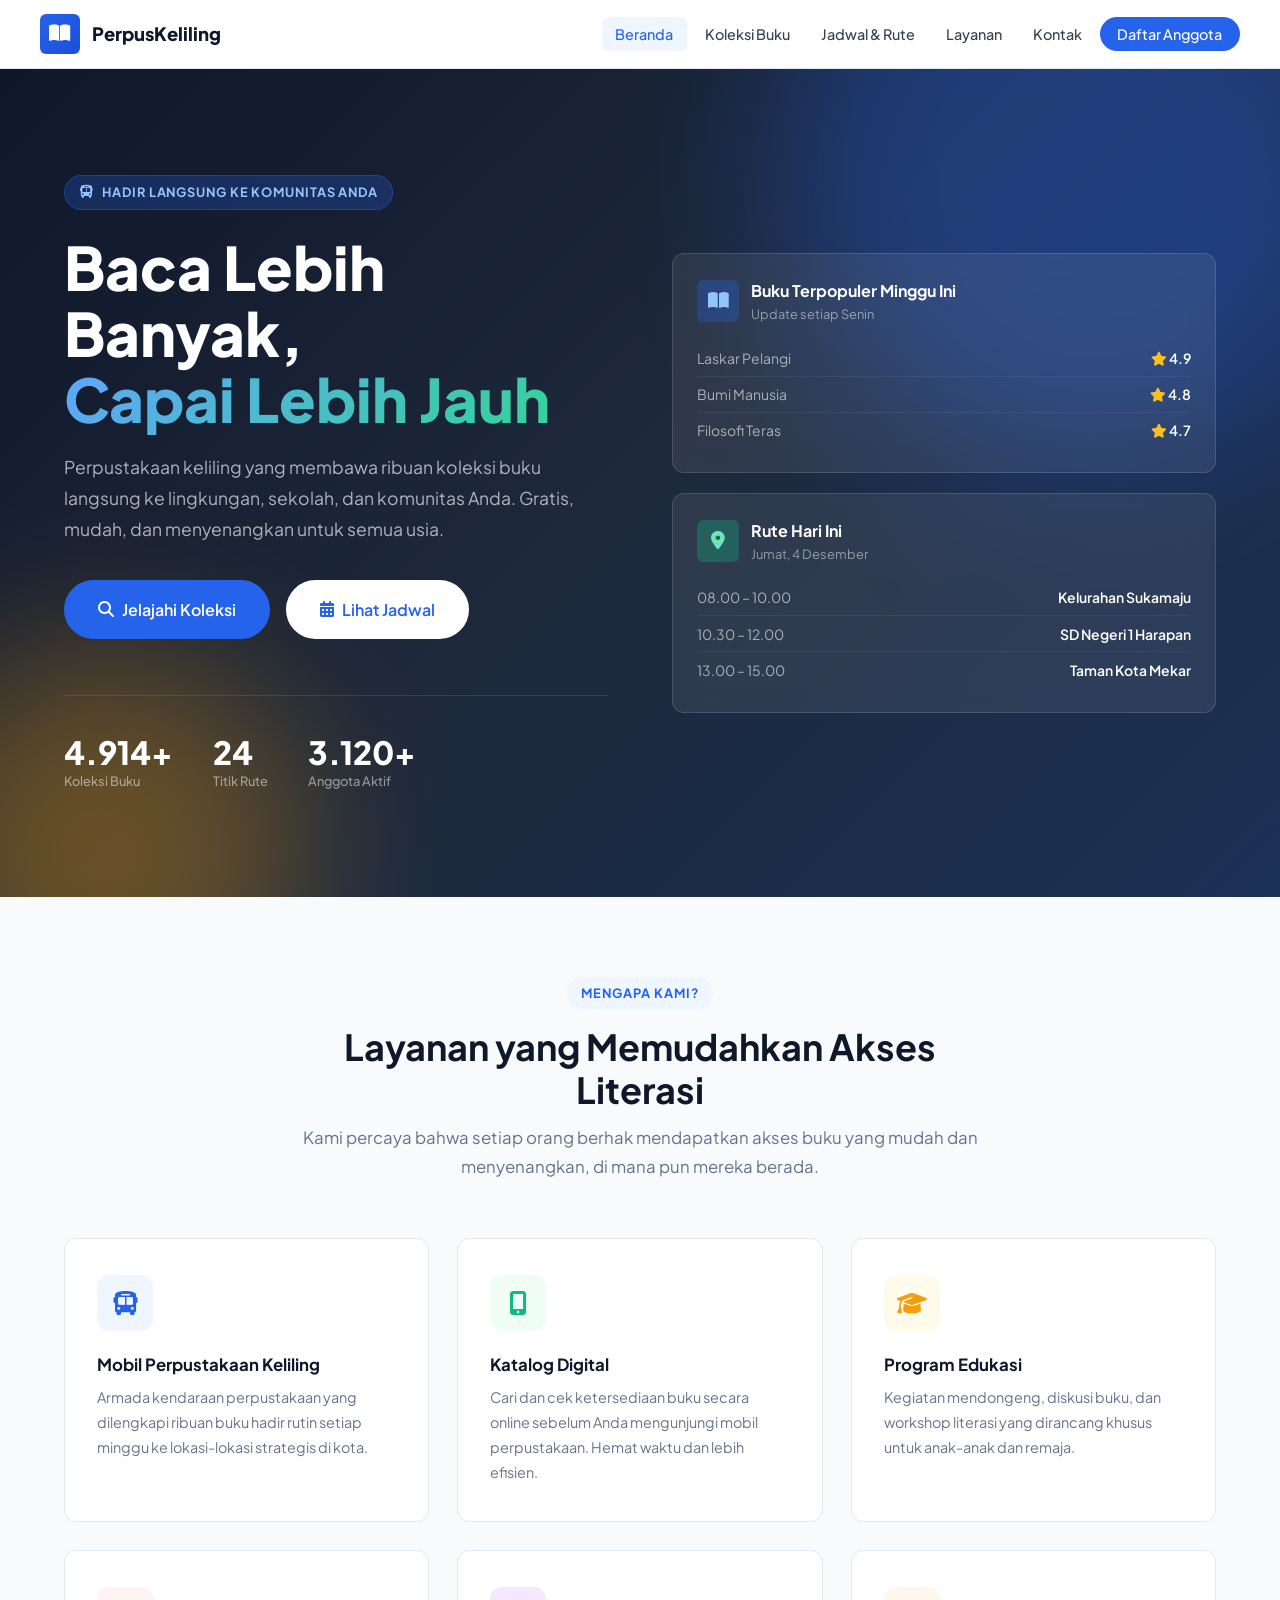
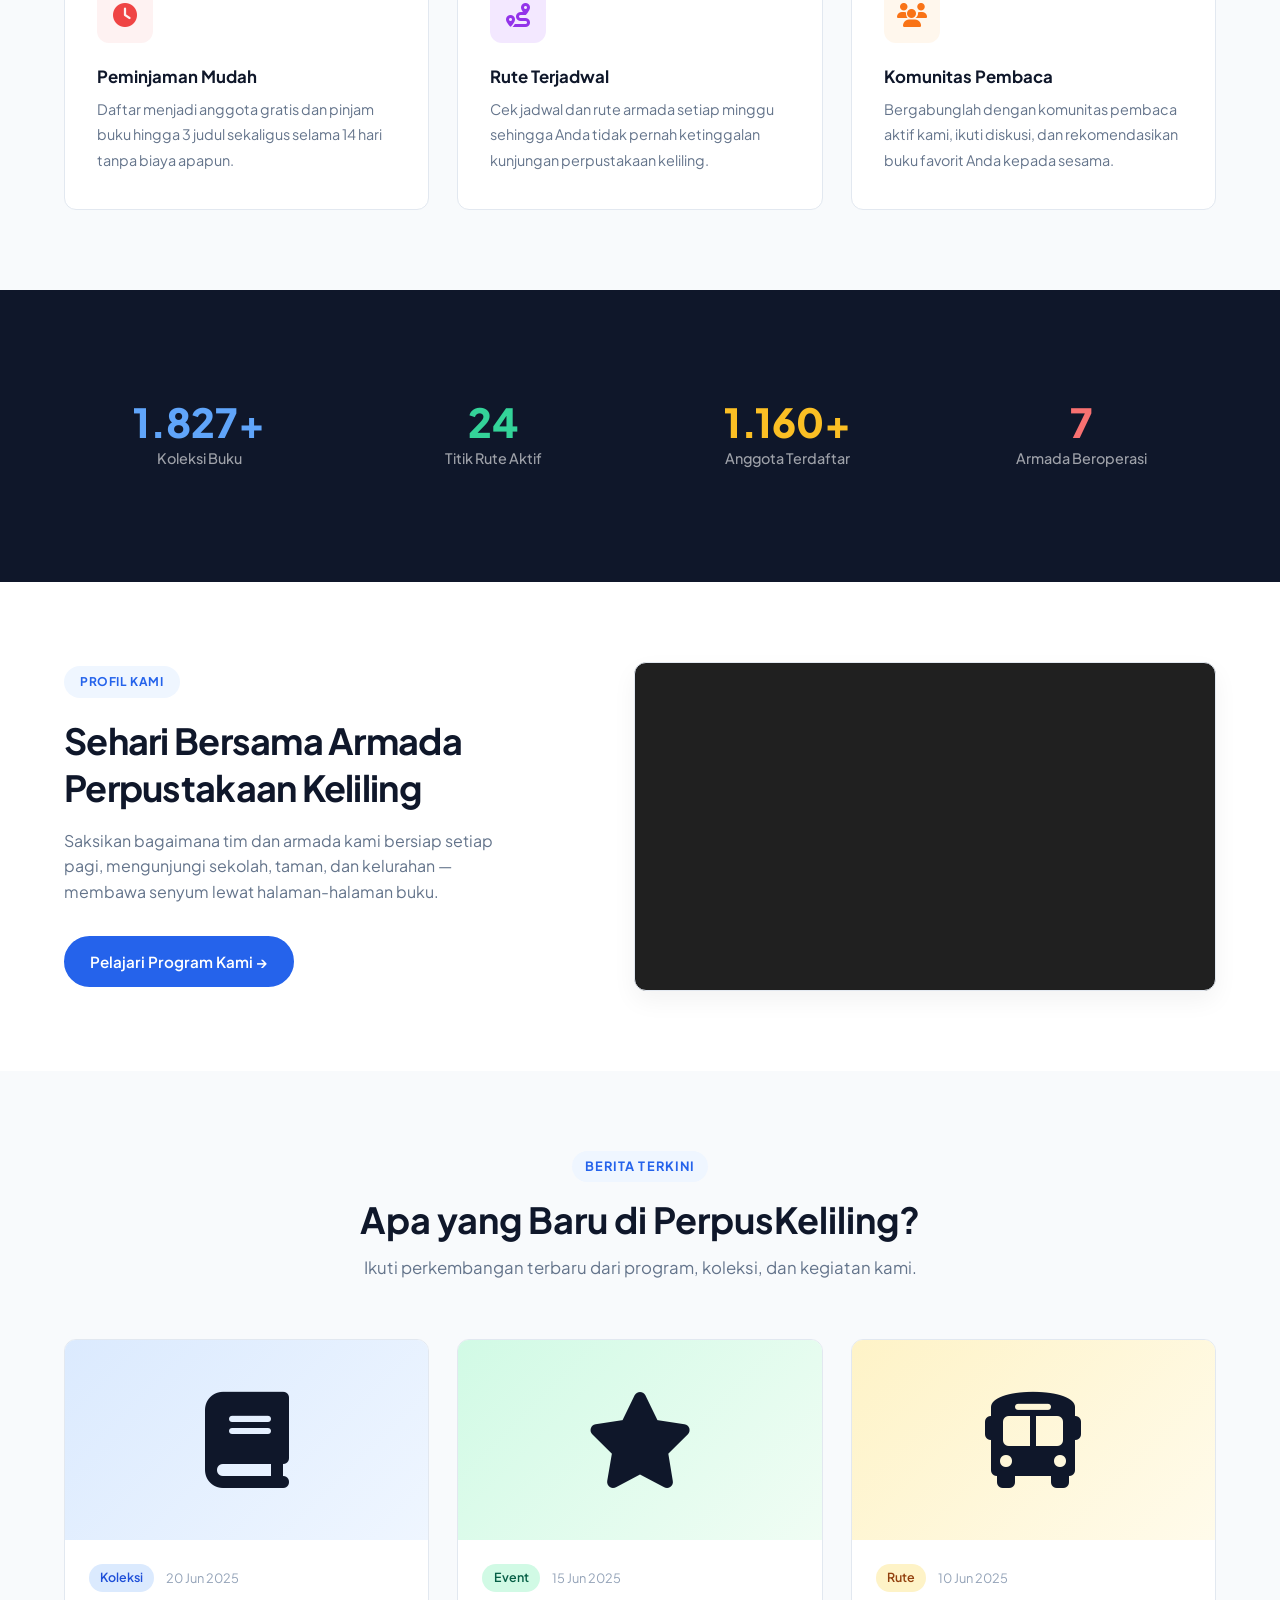
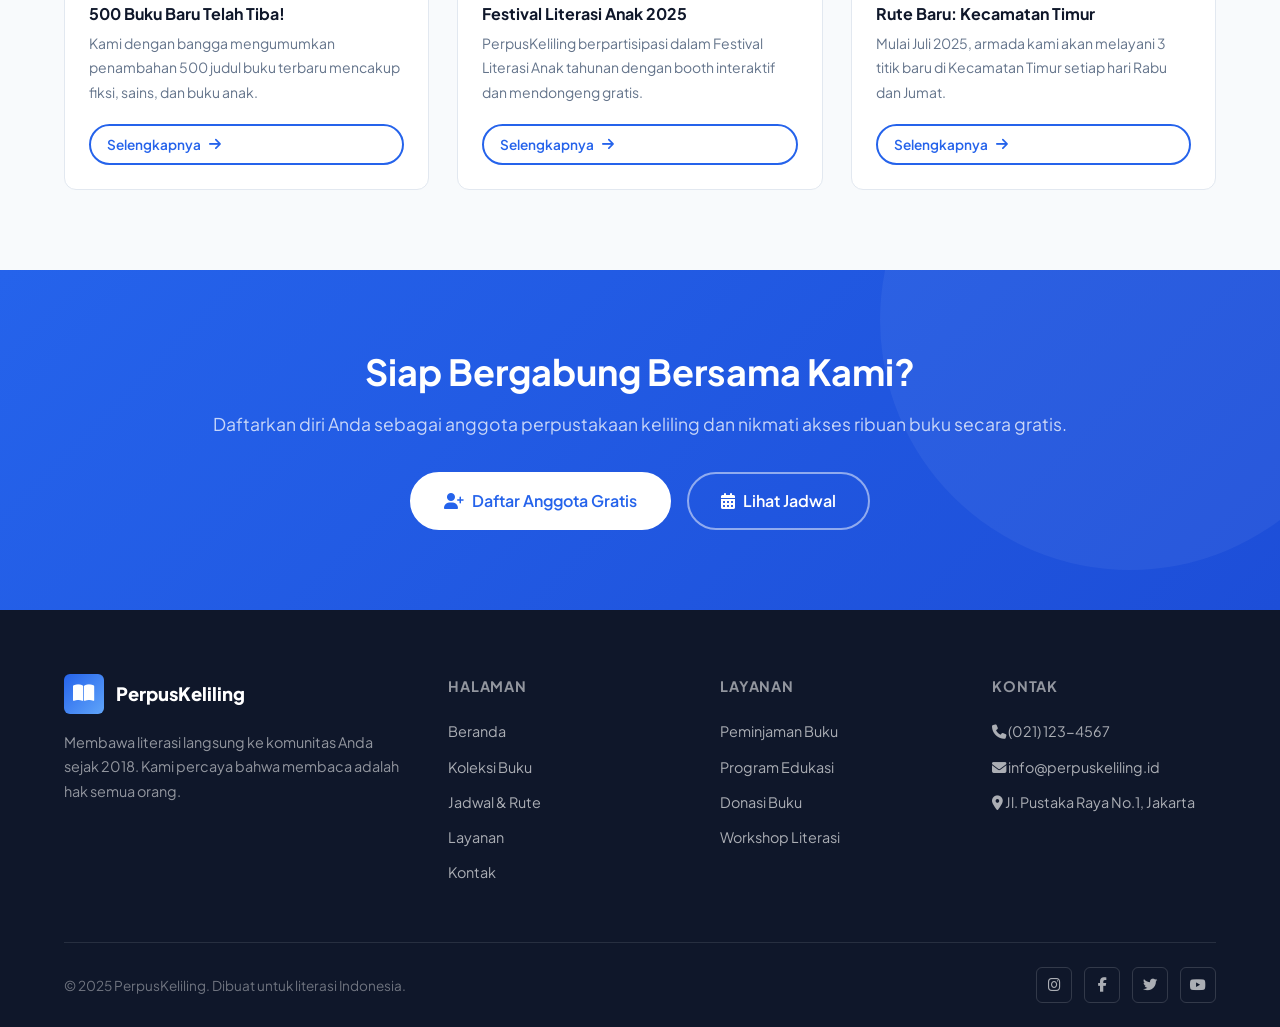
<file: index.html>
<!DOCTYPE html>
<html lang="id">
<head>
    <meta charset="UTF-8">
    <meta name="viewport" content="width=device-width, initial-scale=1.0">
    <meta name="description" content="Perpustakaan Keliling — Layanan perpustakaan mobile yang hadir langsung ke komunitas Anda.">
    <title>Perpustakaan Keliling — Beranda</title>
    <link rel="preconnect" href="https://fonts.googleapis.com">
    <link rel="preconnect" href="https://fonts.gstatic.com" crossorigin>
    <link href="https://fonts.googleapis.com/css2?family=Plus+Jakarta+Sans:wght@300;400;500;600;700;800&family=Merriweather:wght@400;700&display=swap" rel="stylesheet">
    <link rel="stylesheet" href="https://cdnjs.cloudflare.com/ajax/libs/font-awesome/6.5.0/css/all.min.css">
    <link rel="stylesheet" href="style.css">
    <link rel="stylesheet" href="index.css">
</head>
<body>
    <nav class="navbar">
        <div class="navbar-inner">
            <a href="index.html" class="navbar-brand">
                <div class="brand-icon"><i class="fas fa-book-open"></i></div>
                <span>PerpusKeliling</span>
            </a>
            <ul class="nav-links">
                <li><a href="index.html" class="active">Beranda</a></li>
                <li><a href="koleksi.html">Koleksi Buku</a></li>
                <li><a href="jadwal.html">Jadwal &amp; Rute</a></li>
                <li><a href="layanan.html">Layanan</a></li>
                <li><a href="kontak.html">Kontak</a></li>
                <li><a href="kontak.html#daftar" class="nav-cta">Daftar Anggota</a></li>
            </ul>
            <button class="hamburger" id="hamburger" aria-label="Menu"><i class="fas fa-bars"></i></button>
        </div>
        <div class="mobile-menu" id="mobileMenu">
            <a href="index.html"><i class="fas fa-home"></i> Beranda</a>
            <a href="koleksi.html"><i class="fas fa-book-open"></i> Koleksi Buku</a>
            <a href="jadwal.html"><i class="fas fa-calendar-alt"></i> Jadwal &amp; Rute</a>
            <a href="layanan.html"><i class="fas fa-th-list"></i> Layanan</a>
            <a href="kontak.html"><i class="fas fa-envelope"></i> Kontak</a>
        </div>
    </nav>

    <section class="hero" id="beranda">
        <div class="container">
            <div class="hero-inner">
                <div class="hero-content">
                    <div class="hero-label"><i class="fas fa-bus"></i> Hadir Langsung ke Komunitas Anda</div>
                    <h1>Baca Lebih Banyak,<br><span class="highlight">Capai Lebih Jauh</span></h1>
                    <p>Perpustakaan keliling yang membawa ribuan koleksi buku langsung ke lingkungan, sekolah, dan komunitas Anda. Gratis, mudah, dan menyenangkan untuk semua usia.</p>
                    <div class="hero-actions">
                        <a href="koleksi.html" class="btn btn-primary btn-lg"><i class="fas fa-search"></i> Jelajahi Koleksi</a>
                        <a href="jadwal.html" class="btn btn-white btn-lg"><i class="fas fa-calendar-alt"></i> Lihat Jadwal</a>
                    </div>
                    <div class="hero-stats">
                        <div>
                            <div class="hero-stat-num" data-target="5000" data-suffix="+">0</div>
                            <div class="hero-stat-label">Koleksi Buku</div>
                        </div>
                        <div>
                            <div class="hero-stat-num" data-target="24">0</div>
                            <div class="hero-stat-label">Titik Rute</div>
                        </div>
                        <div>
                            <div class="hero-stat-num" data-target="3200" data-suffix="+">0</div>
                            <div class="hero-stat-label">Anggota Aktif</div>
                        </div>
                    </div>
                </div>
                <div class="hero-visual">
                    <div class="hero-card">
                        <div class="hero-card-header">
                            <div class="hero-card-icon" style="background:rgba(37,99,235,.3);"><i class="fas fa-book-open" style="color:#93C5FD;"></i></div>
                            <div>
                                <div class="hero-card-title">Buku Terpopuler Minggu Ini</div>
                                <div class="hero-card-sub">Update setiap Senin</div>
                            </div>
                        </div>
                        <div class="hero-card-row"><span>Laskar Pelangi</span><strong><i class="fas fa-star" style="color:#FBBF24;"></i> 4.9</strong></div>
                        <div class="hero-card-row"><span>Bumi Manusia</span><strong><i class="fas fa-star" style="color:#FBBF24;"></i> 4.8</strong></div>
                        <div class="hero-card-row"><span>Filosofi Teras</span><strong><i class="fas fa-star" style="color:#FBBF24;"></i> 4.7</strong></div>
                    </div>
                    <div class="hero-card">
                        <div class="hero-card-header">
                            <div class="hero-card-icon" style="background:rgba(16,185,129,.3);"><i class="fas fa-map-marker-alt" style="color:#6EE7B7;"></i></div>
                            <div>
                                <div class="hero-card-title">Rute Hari Ini</div>
                                <div class="hero-card-sub" id="hariIni">—</div>
                            </div>
                        </div>
                        <div class="hero-card-row"><span>08.00 – 10.00</span><strong>Kelurahan Sukamaju</strong></div>
                        <div class="hero-card-row"><span>10.30 – 12.00</span><strong>SD Negeri 1 Harapan</strong></div>
                        <div class="hero-card-row"><span>13.00 – 15.00</span><strong>Taman Kota Mekar</strong></div>
                    </div>
                </div>
            </div>
        </div>
    </section>

    <section class="section" id="fitur" style="background:var(--bg);">
        <div class="container">
            <div class="section-header">
                <span class="section-label">Mengapa Kami?</span>
                <h2>Layanan yang Memudahkan Akses Literasi</h2>
                <p>Kami percaya bahwa setiap orang berhak mendapatkan akses buku yang mudah dan menyenangkan, di mana pun mereka berada.</p>
            </div>
            <div class="features-grid">
                <article class="feature-card">
                    <div class="feature-icon" style="background:#EFF6FF;color:var(--primary);"><i class="fas fa-bus"></i></div>
                    <h3>Mobil Perpustakaan Keliling</h3>
                    <p>Armada kendaraan perpustakaan yang dilengkapi ribuan buku hadir rutin setiap minggu ke lokasi-lokasi strategis di kota.</p>
                </article>
                <article class="feature-card">
                    <div class="feature-icon" style="background:#F0FDF4;color:var(--accent);"><i class="fas fa-mobile-alt"></i></div>
                    <h3>Katalog Digital</h3>
                    <p>Cari dan cek ketersediaan buku secara online sebelum Anda mengunjungi mobil perpustakaan. Hemat waktu dan lebih efisien.</p>
                </article>
                <article class="feature-card">
                    <div class="feature-icon" style="background:#FFFBEB;color:var(--secondary);"><i class="fas fa-graduation-cap"></i></div>
                    <h3>Program Edukasi</h3>
                    <p>Kegiatan mendongeng, diskusi buku, dan workshop literasi yang dirancang khusus untuk anak-anak dan remaja.</p>
                </article>
                <article class="feature-card">
                    <div class="feature-icon" style="background:#FEF2F2;color:#EF4444;"><i class="fas fa-clock"></i></div>
                    <h3>Peminjaman Mudah</h3>
                    <p>Daftar menjadi anggota gratis dan pinjam buku hingga 3 judul sekaligus selama 14 hari tanpa biaya apapun.</p>
                </article>
                <article class="feature-card">
                    <div class="feature-icon" style="background:#F3E8FF;color:#9333EA;"><i class="fas fa-route"></i></div>
                    <h3>Rute Terjadwal</h3>
                    <p>Cek jadwal dan rute armada setiap minggu sehingga Anda tidak pernah ketinggalan kunjungan perpustakaan keliling.</p>
                </article>
                <article class="feature-card">
                    <div class="feature-icon" style="background:#FFF7ED;color:#F97316;"><i class="fas fa-users"></i></div>
                    <h3>Komunitas Pembaca</h3>
                    <p>Bergabunglah dengan komunitas pembaca aktif kami, ikuti diskusi, dan rekomendasikan buku favorit Anda kepada sesama.</p>
                </article>
            </div>
        </div>
    </section>

    <section class="section" style="background:var(--dark);color:#fff;">
        <div class="container">
            <div class="stats-grid">
                <div class="stat-item">
                    <div class="stat-number" data-target="5000" data-suffix="+" style="color:#60A5FA;">0</div>
                    <div class="stat-label" style="color:rgba(255,255,255,.6);">Koleksi Buku</div>
                </div>
                <div class="stat-item">
                    <div class="stat-number" data-target="24" style="color:#34D399;">0</div>
                    <div class="stat-label" style="color:rgba(255,255,255,.6);">Titik Rute Aktif</div>
                </div>
                <div class="stat-item">
                    <div class="stat-number" data-target="3200" data-suffix="+" style="color:#FBBF24;">0</div>
                    <div class="stat-label" style="color:rgba(255,255,255,.6);">Anggota Terdaftar</div>
                </div>
                <div class="stat-item">
                    <div class="stat-number" data-target="7" style="color:#F87171;">0</div>
                    <div class="stat-label" style="color:rgba(255,255,255,.6);">Armada Beroperasi</div>
                </div>
            </div>
        </div>
    </section>

    <section class="section" style="background:#ffffff;">
        <div class="container">
            <div class="profil-layout">
                <div class="profile-text">
                    <div style="margin-bottom:2rem;">
                        <span class="profil-badge">Profil Kami</span>
                        <h2 class="profil-heading">Sehari Bersama Armada<br>Perpustakaan Keliling</h2>
                        <p class="profil-desc">Saksikan bagaimana tim dan armada kami bersiap setiap pagi, mengunjungi sekolah, taman, dan kelurahan — membawa senyum lewat halaman-halaman buku.</p>
                    </div>
                    <a href="layanan.html" class="btn btn-primary">Pelajari Program Kami &rarr;</a>
                </div>
                <div class="profile-video-wrapper">
                    <div class="video-container">
                        <div class="video-ratio">
                            <iframe id="videoProfile" src="https://www.youtube.com/embed/CqK6ofdRQ1w" title="Video Profil Perpustakaan Keliling" frameborder="0" allow="accelerometer; autoplay; clipboard-write; encrypted-media; gyroscope; picture-in-picture" allowfullscreen loading="lazy"></iframe>
                        </div>
                    </div>
                </div>
            </div>
        </div>
    </section>

    <section class="section" style="background:var(--bg);">
        <div class="container">
            <div class="section-header">
                <span class="section-label">Berita Terkini</span>
                <h2>Apa yang Baru di PerpusKeliling?</h2>
                <p>Ikuti perkembangan terbaru dari program, koleksi, dan kegiatan kami.</p>
            </div>
            <div class="news-grid">
                <article class="news-card">
                    <div class="news-img-placeholder" style="background:linear-gradient(135deg,#DBEAFE,#EFF6FF);"><i class="fas fa-book fa-2x"></i></div>
                    <div class="news-body">
                        <div class="news-meta"><span class="badge badge-blue">Koleksi</span><span>20 Jun 2025</span></div>
                        <h3>500 Buku Baru Telah Tiba!</h3>
                        <p>Kami dengan bangga mengumumkan penambahan 500 judul buku terbaru mencakup fiksi, sains, dan buku anak.</p>
                        <a href="koleksi.html" class="btn btn-outline btn-sm">Selengkapnya <i class="fas fa-arrow-right"></i></a>
                    </div>
                </article>
                <article class="news-card">
                    <div class="news-img-placeholder" style="background:linear-gradient(135deg,#D1FAE5,#F0FDF4);"><i class="fas fa-star fa-2x"></i></div>
                    <div class="news-body">
                        <div class="news-meta"><span class="badge badge-green">Event</span><span>15 Jun 2025</span></div>
                        <h3>Festival Literasi Anak 2025</h3>
                        <p>PerpusKeliling berpartisipasi dalam Festival Literasi Anak tahunan dengan booth interaktif dan mendongeng gratis.</p>
                        <a href="layanan.html" class="btn btn-outline btn-sm">Selengkapnya <i class="fas fa-arrow-right"></i></a>
                    </div>
                </article>
                <article class="news-card">
                    <div class="news-img-placeholder" style="background:linear-gradient(135deg,#FEF3C7,#FFFBEB);"><i class="fas fa-bus fa-2x"></i></div>
                    <div class="news-body">
                        <div class="news-meta"><span class="badge badge-yellow">Rute</span><span>10 Jun 2025</span></div>
                        <h3>Rute Baru: Kecamatan Timur</h3>
                        <p>Mulai Juli 2025, armada kami akan melayani 3 titik baru di Kecamatan Timur setiap hari Rabu dan Jumat.</p>
                        <a href="jadwal.html" class="btn btn-outline btn-sm">Selengkapnya <i class="fas fa-arrow-right"></i></a>
                    </div>
                </article>
            </div>
        </div>
    </section>

    <section class="cta-section">
        <div class="container">
            <h2>Siap Bergabung Bersama Kami?</h2>
            <p>Daftarkan diri Anda sebagai anggota perpustakaan keliling dan nikmati akses ribuan buku secara gratis.</p>
            <div class="cta-actions">
                <a href="kontak.html#daftar" class="btn btn-white btn-lg"><i class="fas fa-user-plus"></i> Daftar Anggota Gratis</a>
                <a href="jadwal.html" class="btn btn-outline btn-lg" style="color:#fff;border-color:rgba(255,255,255,.5);"><i class="fas fa-calendar-alt"></i> Lihat Jadwal</a>
            </div>
        </div>
    </section>

    <footer class="footer">
        <div class="container">
            <div class="footer-grid">
                <div>
                    <div class="footer-brand"><div class="brand-icon"><i class="fas fa-book-open"></i></div>PerpusKeliling</div>
                    <p>Membawa literasi langsung ke komunitas Anda sejak 2018. Kami percaya bahwa membaca adalah hak semua orang.</p>
                </div>
                <div>
                    <p class="footer-heading">Halaman</p>
                    <ul class="footer-links">
                        <li><a href="index.html">Beranda</a></li>
                        <li><a href="koleksi.html">Koleksi Buku</a></li>
                        <li><a href="jadwal.html">Jadwal &amp; Rute</a></li>
                        <li><a href="layanan.html">Layanan</a></li>
                        <li><a href="kontak.html">Kontak</a></li>
                    </ul>
                </div>
                <div>
                    <p class="footer-heading">Layanan</p>
                    <ul class="footer-links">
                        <li><a href="layanan.html">Peminjaman Buku</a></li>
                        <li><a href="layanan.html">Program Edukasi</a></li>
                        <li><a href="layanan.html">Donasi Buku</a></li>
                        <li><a href="layanan.html">Workshop Literasi</a></li>
                    </ul>
                </div>
                <div>
                    <p class="footer-heading">Kontak</p>
                    <ul class="footer-links">
                        <li><a href="tel:+62211234567"><i class="fas fa-phone"></i> (021) 123-4567</a></li>
                        <li><a href="mailto:info@perpuskeliling.id"><i class="fas fa-envelope"></i> info@perpuskeliling.id</a></li>
                        <li><a href="#"><i class="fas fa-map-marker-alt"></i> Jl. Pustaka Raya No.1, Jakarta</a></li>
                    </ul>
                </div>
            </div>
            <div class="footer-bottom">
                <p style="color:rgba(255,255,255,.4);font-size:.85rem;">&copy; 2025 PerpusKeliling. Dibuat untuk literasi Indonesia.</p>
                <div class="footer-socials">
                    <a href="#" aria-label="Instagram"><i class="fab fa-instagram"></i></a>
                    <a href="#" aria-label="Facebook"><i class="fab fa-facebook-f"></i></a>
                    <a href="#" aria-label="Twitter"><i class="fab fa-twitter"></i></a>
                    <a href="#" aria-label="YouTube"><i class="fab fa-youtube"></i></a>
                </div>
            </div>
        </div>
    </footer>

    <button class="scroll-top" id="scrollTopBtn" aria-label="Kembali ke atas"><i class="fas fa-chevron-up"></i></button>

    <script src="main.js"></script>
    <script>
        var hariIniEl = document.getElementById('hariIni');
        if (hariIniEl) hariIniEl.textContent = new Date().toLocaleDateString('id-ID', { weekday: 'long', day: 'numeric', month: 'long' });
    </script>
</body>
</html>
</file>
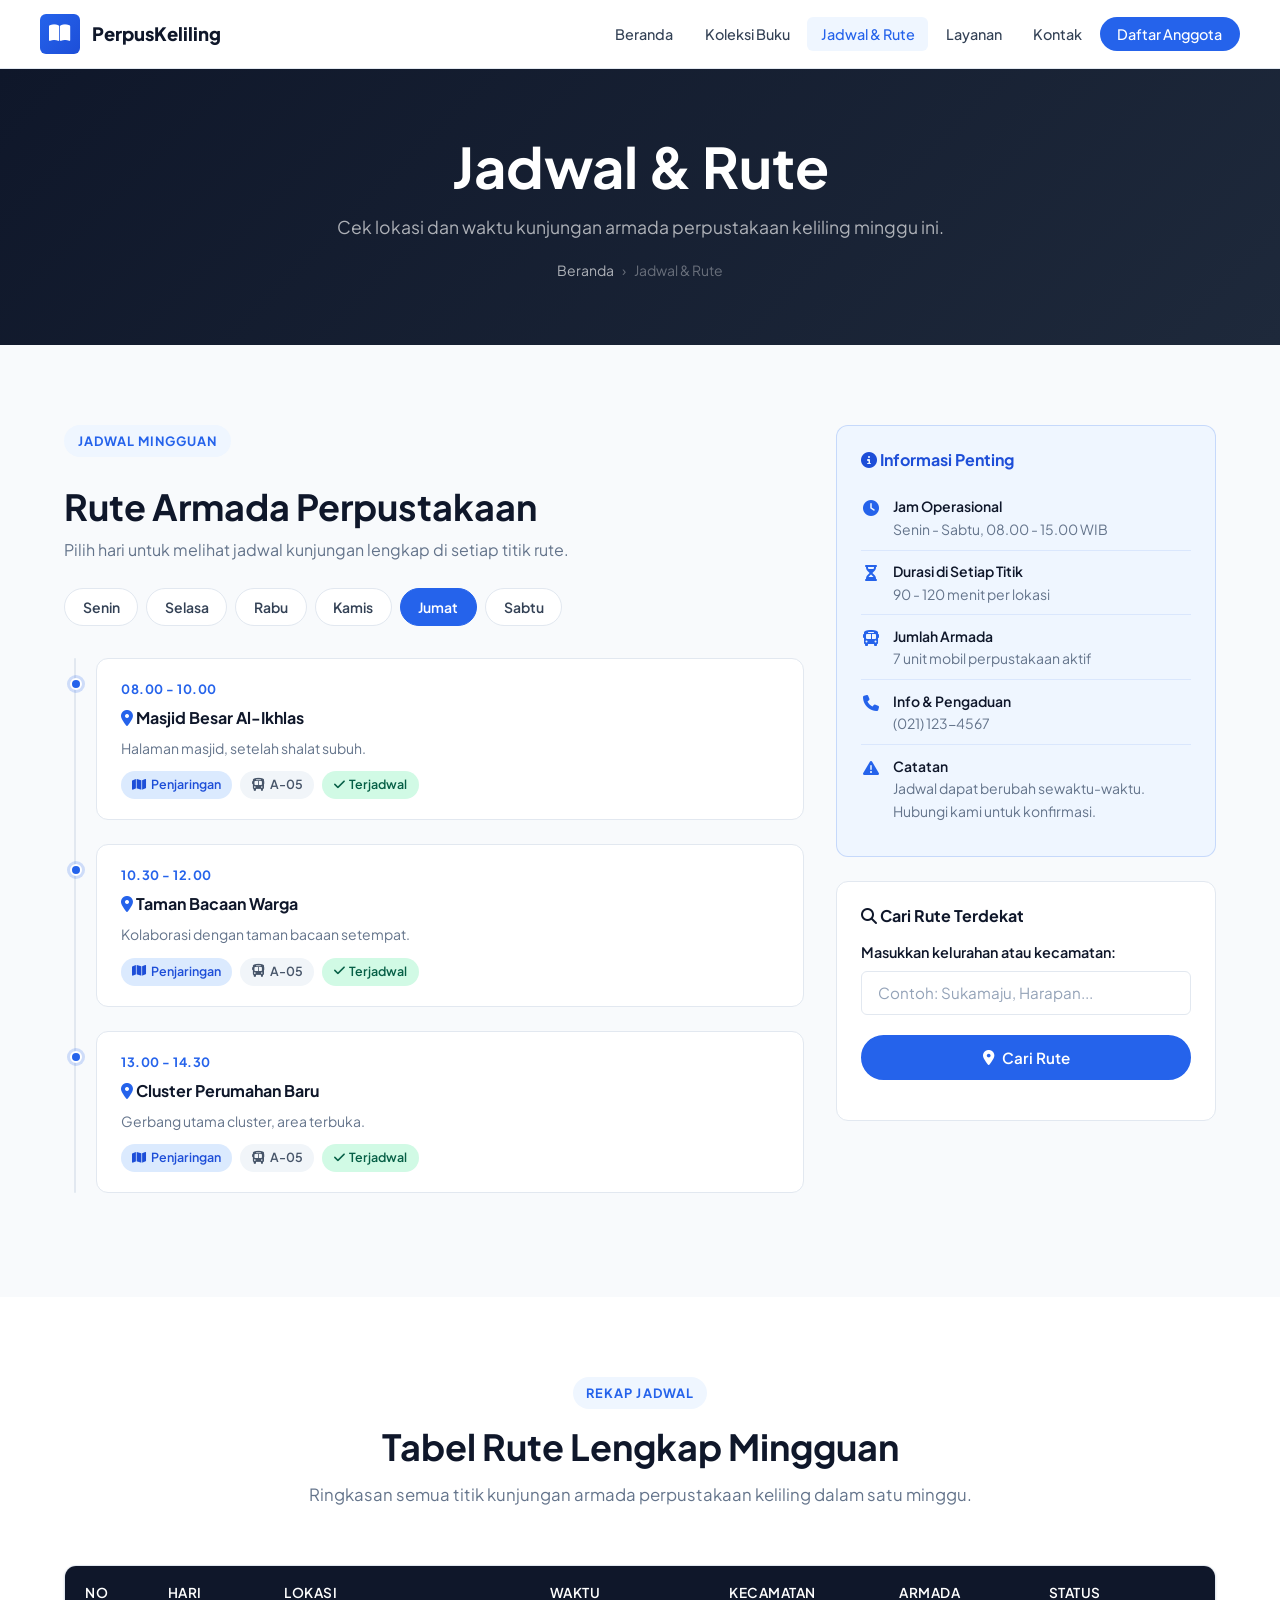
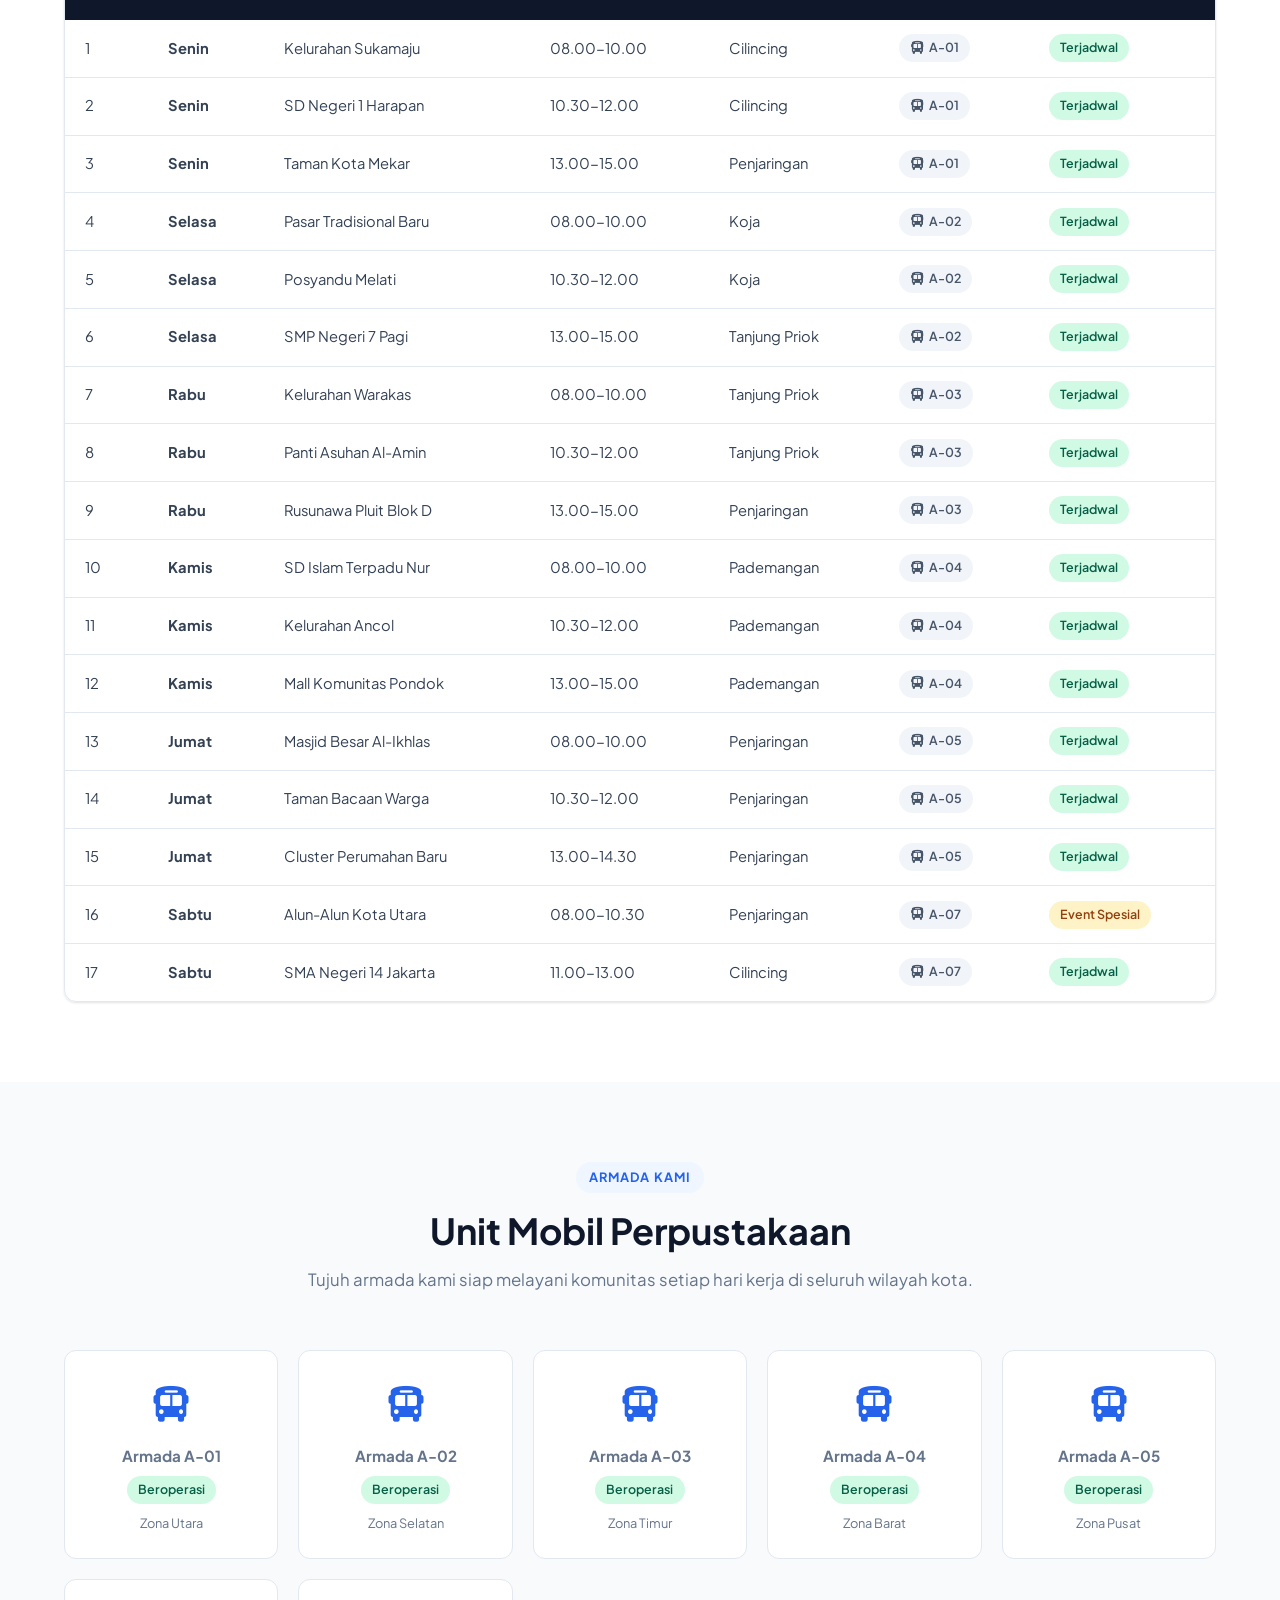
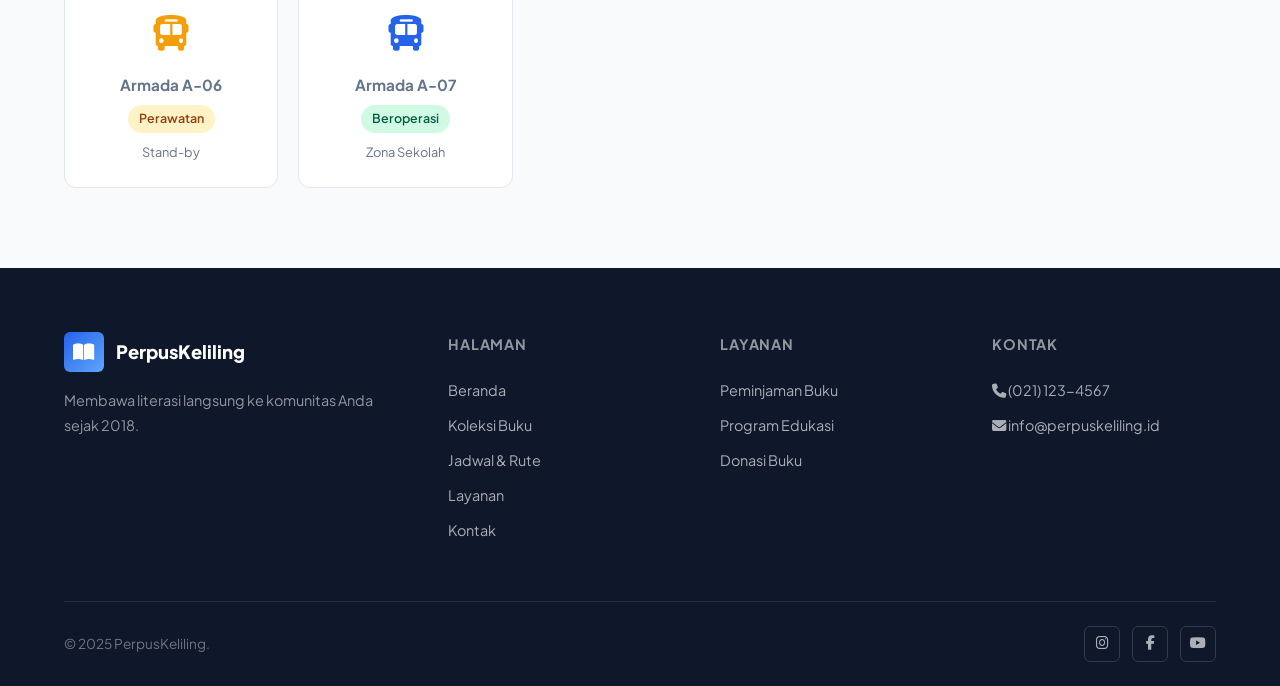
<file: jadwal.html>
<!DOCTYPE html>
<html lang="id">
<head>
    <meta charset="UTF-8">
    <meta name="viewport" content="width=device-width, initial-scale=1.0">
    <meta name="description" content="Jadwal dan rute armada Perpustakaan Keliling. Cek lokasi kunjungan di dekat Anda.">
    <title>Jadwal &amp; Rute — Perpustakaan Keliling</title>
    <link rel="preconnect" href="https://fonts.googleapis.com">
    <link rel="preconnect" href="https://fonts.gstatic.com" crossorigin>
    <link href="https://fonts.googleapis.com/css2?family=Plus+Jakarta+Sans:wght@300;400;500;600;700;800&family=Merriweather:wght@400;700&display=swap" rel="stylesheet">
    <link rel="stylesheet" href="https://cdnjs.cloudflare.com/ajax/libs/font-awesome/6.5.0/css/all.min.css">
    <link rel="stylesheet" href="style.css">
    <style>
        .week-tabs { display:flex; gap:.5rem; flex-wrap:wrap; margin-bottom:2rem; }
        .day-tab { padding:.55rem 1.1rem; border:1.5px solid var(--border); border-radius:9999px; background:var(--white); font-family:var(--font); font-size:.875rem; font-weight:600; color:var(--dark-3); cursor:pointer; transition:var(--transition); }
        .day-tab:hover, .day-tab.active { background:var(--primary); border-color:var(--primary); color:#fff; }
        .timeline { position:relative; padding-left:2rem; }
        .timeline::before { content:''; position:absolute; left:.6rem; top:0; bottom:0; width:2px; background:var(--border); border-radius:99px; }
        .timeline-item { position:relative; margin-bottom:1.5rem; }
        .timeline-item::before { content:''; position:absolute; left:-1.6rem; top:1.25rem; width:12px; height:12px; border-radius:50%; background:var(--primary); border:2px solid #fff; box-shadow:0 0 0 3px rgba(37,99,235,.2); }
        .timeline-card { background:var(--white); border:1px solid var(--border); border-radius:var(--radius); padding:1.25rem 1.5rem; transition:var(--transition); }
        .timeline-card:hover { box-shadow:var(--shadow-lg); border-color:var(--primary); }
        .timeline-time { font-size:.8rem; font-weight:700; color:var(--primary); letter-spacing:.04em; text-transform:uppercase; margin-bottom:.35rem; }
        .timeline-location { font-size:1rem; font-weight:700; color:var(--dark); margin-bottom:.4rem; }
        .timeline-detail { font-size:.875rem; color:var(--gray); }
        .timeline-meta { display:flex; flex-wrap:wrap; gap:.5rem; margin-top:.75rem; }
        .rute-layout { display:grid; grid-template-columns:1fr 380px; gap:2rem; align-items:start; }
        .info-panel { background:var(--primary-light); border:1px solid rgba(37,99,235,.2); border-radius:var(--radius); padding:1.5rem; }
        .info-panel h3 { color:var(--primary-dark); margin-bottom:1rem; font-size:1rem; }
        .info-row { display:flex; align-items:flex-start; gap:.75rem; padding:.6rem 0; border-bottom:1px solid rgba(37,99,235,.1); font-size:.875rem; }
        .info-row:last-child { border-bottom:none; }
        .info-row-icon { font-size:1rem; flex-shrink:0; color:var(--primary); width:20px; text-align:center; }
        .info-row-text strong { display:block; color:var(--dark); font-weight:600; }
        .info-row-text span { color:var(--gray); }
        .armada-grid { display:grid; grid-template-columns:repeat(auto-fill,minmax(180px,1fr)); gap:1.25rem; margin-top:2rem; }
        .armada-card { background:var(--white); border:1px solid var(--border); border-radius:var(--radius); padding:1.5rem; text-align:center; transition:var(--transition); }
        .armada-card:hover { box-shadow:var(--shadow); transform:translateY(-3px); }
        .armada-icon { font-size:2.2rem; color:var(--primary); margin-bottom:.75rem; }
        .armada-name { font-weight:700; font-size:.95rem; margin-bottom:.3rem; }
        @media (max-width:900px) { .rute-layout { grid-template-columns:1fr; } }
    </style>
</head>
<body>
    <nav class="navbar">
        <div class="navbar-inner">
            <a href="index.html" class="navbar-brand">
                <div class="brand-icon"><i class="fas fa-book-open"></i></div>
                <span>PerpusKeliling</span>
            </a>
            <ul class="nav-links">
                <li><a href="index.html">Beranda</a></li>
                <li><a href="koleksi.html">Koleksi Buku</a></li>
                <li><a href="jadwal.html" class="active">Jadwal &amp; Rute</a></li>
                <li><a href="layanan.html">Layanan</a></li>
                <li><a href="kontak.html">Kontak</a></li>
                <li><a href="kontak.html#daftar" class="nav-cta">Daftar Anggota</a></li>
            </ul>
            <button class="hamburger" id="hamburger" aria-label="Menu"><i class="fas fa-bars"></i></button>
        </div>
        <div class="mobile-menu" id="mobileMenu">
            <a href="index.html"><i class="fas fa-home"></i> Beranda</a>
            <a href="koleksi.html"><i class="fas fa-book-open"></i> Koleksi Buku</a>
            <a href="jadwal.html"><i class="fas fa-calendar-alt"></i> Jadwal &amp; Rute</a>
            <a href="layanan.html"><i class="fas fa-th-list"></i> Layanan</a>
            <a href="kontak.html"><i class="fas fa-envelope"></i> Kontak</a>
        </div>
    </nav>

    <section class="page-hero">
        <div class="container">
            <h1>Jadwal &amp; Rute</h1>
            <p>Cek lokasi dan waktu kunjungan armada perpustakaan keliling minggu ini.</p>
            <nav class="breadcrumb">
                <a href="index.html">Beranda</a><span>&rsaquo;</span><span>Jadwal &amp; Rute</span>
            </nav>
        </div>
    </section>

    <section class="section" style="background:var(--bg);">
        <div class="container">
            <div class="rute-layout">
                <div>
                    <div style="margin-bottom:1.5rem;">
                        <span class="section-label">Jadwal Mingguan</span>
                        <h2 style="margin-top:.75rem;">Rute Armada Perpustakaan</h2>
                        <p style="margin-top:.5rem;">Pilih hari untuk melihat jadwal kunjungan lengkap di setiap titik rute.</p>
                    </div>
                    <div class="week-tabs">
                        <button class="day-tab" id="tab-senin" onclick="showDay('senin')">Senin</button>
                        <button class="day-tab" id="tab-selasa" onclick="showDay('selasa')">Selasa</button>
                        <button class="day-tab" id="tab-rabu" onclick="showDay('rabu')">Rabu</button>
                        <button class="day-tab" id="tab-kamis" onclick="showDay('kamis')">Kamis</button>
                        <button class="day-tab" id="tab-jumat" onclick="showDay('jumat')">Jumat</button>
                        <button class="day-tab" id="tab-sabtu" onclick="showDay('sabtu')">Sabtu</button>
                    </div>
                    <div id="scheduleContent"></div>
                </div>
                <aside>
                    <div class="info-panel">
                        <h3><i class="fas fa-info-circle"></i> Informasi Penting</h3>
                        <div class="info-row"><span class="info-row-icon"><i class="fas fa-clock"></i></span><div class="info-row-text"><strong>Jam Operasional</strong><span>Senin - Sabtu, 08.00 - 15.00 WIB</span></div></div>
                        <div class="info-row"><span class="info-row-icon"><i class="fas fa-hourglass-half"></i></span><div class="info-row-text"><strong>Durasi di Setiap Titik</strong><span>90 - 120 menit per lokasi</span></div></div>
                        <div class="info-row"><span class="info-row-icon"><i class="fas fa-bus"></i></span><div class="info-row-text"><strong>Jumlah Armada</strong><span>7 unit mobil perpustakaan aktif</span></div></div>
                        <div class="info-row"><span class="info-row-icon"><i class="fas fa-phone"></i></span><div class="info-row-text"><strong>Info &amp; Pengaduan</strong><span>(021) 123-4567</span></div></div>
                        <div class="info-row"><span class="info-row-icon"><i class="fas fa-exclamation-triangle"></i></span><div class="info-row-text"><strong>Catatan</strong><span>Jadwal dapat berubah sewaktu-waktu. Hubungi kami untuk konfirmasi.</span></div></div>
                    </div>
                    <div style="background:var(--white);border:1px solid var(--border);border-radius:var(--radius);padding:1.5rem;margin-top:1.5rem;">
                        <h3 style="font-size:1rem;margin-bottom:1rem;"><i class="fas fa-search"></i> Cari Rute Terdekat</h3>
                        <div class="form-group">
                            <label class="form-label" for="lokasiInput">Masukkan kelurahan atau kecamatan:</label>
                            <input type="text" id="lokasiInput" class="form-control" placeholder="Contoh: Sukamaju, Harapan...">
                        </div>
                        <button class="btn btn-primary" id="cariRuteBtn" style="width:100%;justify-content:center;">
                            <i class="fas fa-map-marker-alt"></i> Cari Rute
                        </button>
                        <div id="cariResult" style="margin-top:1rem;"></div>
                    </div>
                </aside>
            </div>
        </div>
    </section>

    <section class="section" style="background:var(--white);">
        <div class="container">
            <div class="section-header">
                <span class="section-label">Rekap Jadwal</span>
                <h2>Tabel Rute Lengkap Mingguan</h2>
                <p>Ringkasan semua titik kunjungan armada perpustakaan keliling dalam satu minggu.</p>
            </div>
            <div class="table-wrapper">
                <table>
                    <thead><tr><th>No</th><th>Hari</th><th>Lokasi</th><th>Waktu</th><th>Kecamatan</th><th>Armada</th><th>Status</th></tr></thead>
                    <tbody id="jadwalBody"></tbody>
                </table>
            </div>
        </div>
    </section>

    <section class="section" style="background:var(--bg);">
        <div class="container">
            <div class="section-header">
                <span class="section-label">Armada Kami</span>
                <h2>Unit Mobil Perpustakaan</h2>
                <p>Tujuh armada kami siap melayani komunitas setiap hari kerja di seluruh wilayah kota.</p>
            </div>
            <div class="armada-grid">
                <div class="armada-card"><div class="armada-icon"><i class="fas fa-bus"></i></div><p class="armada-name">Armada A-01</p><span class="badge badge-green">Beroperasi</span><p style="font-size:.8rem;color:var(--gray);margin-top:.5rem;">Zona Utara</p></div>
                <div class="armada-card"><div class="armada-icon"><i class="fas fa-bus"></i></div><p class="armada-name">Armada A-02</p><span class="badge badge-green">Beroperasi</span><p style="font-size:.8rem;color:var(--gray);margin-top:.5rem;">Zona Selatan</p></div>
                <div class="armada-card"><div class="armada-icon"><i class="fas fa-bus"></i></div><p class="armada-name">Armada A-03</p><span class="badge badge-green">Beroperasi</span><p style="font-size:.8rem;color:var(--gray);margin-top:.5rem;">Zona Timur</p></div>
                <div class="armada-card"><div class="armada-icon"><i class="fas fa-bus"></i></div><p class="armada-name">Armada A-04</p><span class="badge badge-green">Beroperasi</span><p style="font-size:.8rem;color:var(--gray);margin-top:.5rem;">Zona Barat</p></div>
                <div class="armada-card"><div class="armada-icon"><i class="fas fa-bus"></i></div><p class="armada-name">Armada A-05</p><span class="badge badge-green">Beroperasi</span><p style="font-size:.8rem;color:var(--gray);margin-top:.5rem;">Zona Pusat</p></div>
                <div class="armada-card"><div class="armada-icon"><i class="fas fa-bus" style="color:var(--secondary);"></i></div><p class="armada-name">Armada A-06</p><span class="badge badge-yellow">Perawatan</span><p style="font-size:.8rem;color:var(--gray);margin-top:.5rem;">Stand-by</p></div>
                <div class="armada-card"><div class="armada-icon"><i class="fas fa-bus"></i></div><p class="armada-name">Armada A-07</p><span class="badge badge-green">Beroperasi</span><p style="font-size:.8rem;color:var(--gray);margin-top:.5rem;">Zona Sekolah</p></div>
            </div>
        </div>
    </section>

    <footer class="footer">
        <div class="container">
            <div class="footer-grid">
                <div><div class="footer-brand"><div class="brand-icon"><i class="fas fa-book-open"></i></div>PerpusKeliling</div><p>Membawa literasi langsung ke komunitas Anda sejak 2018.</p></div>
                <div><p class="footer-heading">Halaman</p><ul class="footer-links"><li><a href="index.html">Beranda</a></li><li><a href="koleksi.html">Koleksi Buku</a></li><li><a href="jadwal.html">Jadwal &amp; Rute</a></li><li><a href="layanan.html">Layanan</a></li><li><a href="kontak.html">Kontak</a></li></ul></div>
                <div><p class="footer-heading">Layanan</p><ul class="footer-links"><li><a href="layanan.html">Peminjaman Buku</a></li><li><a href="layanan.html">Program Edukasi</a></li><li><a href="layanan.html">Donasi Buku</a></li></ul></div>
                <div><p class="footer-heading">Kontak</p><ul class="footer-links"><li><a href="tel:+62211234567"><i class="fas fa-phone"></i> (021) 123-4567</a></li><li><a href="mailto:info@perpuskeliling.id"><i class="fas fa-envelope"></i> info@perpuskeliling.id</a></li></ul></div>
            </div>
            <div class="footer-bottom">
                <p style="color:rgba(255,255,255,.4);font-size:.85rem;">&copy; 2025 PerpusKeliling.</p>
                <div class="footer-socials">
                    <a href="#" aria-label="Instagram"><i class="fab fa-instagram"></i></a>
                    <a href="#" aria-label="Facebook"><i class="fab fa-facebook-f"></i></a>
                    <a href="#" aria-label="YouTube"><i class="fab fa-youtube"></i></a>
                </div>
            </div>
        </div>
    </footer>

    <button class="scroll-top" id="scrollTopBtn" aria-label="Kembali ke atas"><i class="fas fa-chevron-up"></i></button>

    <script src="main.js"></script>
    <script>
        var JADWAL = {
            senin: [
                { waktu: '08.00 - 10.00', lokasi: 'Kelurahan Sukamaju', kecamatan: 'Cilincing', armada: 'A-01', detail: 'Lapangan parkir depan kantor lurah.', status: 'Terjadwal' },
                { waktu: '10.30 - 12.00', lokasi: 'SD Negeri 1 Harapan', kecamatan: 'Cilincing', armada: 'A-01', detail: 'Area halaman sekolah, pintu samping.', status: 'Terjadwal' },
                { waktu: '13.00 - 15.00', lokasi: 'Taman Kota Mekar', kecamatan: 'Penjaringan', armada: 'A-01', detail: 'Sisi selatan taman dekat fountain utama.', status: 'Terjadwal' }
            ],
            selasa: [
                { waktu: '08.00 - 10.00', lokasi: 'Pasar Tradisional Baru', kecamatan: 'Koja', armada: 'A-02', detail: 'Area parkir pasar, masuk dari pintu barat.', status: 'Terjadwal' },
                { waktu: '10.30 - 12.00', lokasi: 'Posyandu Melati', kecamatan: 'Koja', armada: 'A-02', detail: 'Halaman posyandu, sebelah balai warga.', status: 'Terjadwal' },
                { waktu: '13.00 - 15.00', lokasi: 'SMP Negeri 7 Pagi', kecamatan: 'Tanjung Priok', armada: 'A-02', detail: 'Lapangan basket, masuk gerbang utama.', status: 'Terjadwal' }
            ],
            rabu: [
                { waktu: '08.00 - 10.00', lokasi: 'Kelurahan Warakas', kecamatan: 'Tanjung Priok', armada: 'A-03', detail: 'Halaman balai kelurahan.', status: 'Terjadwal' },
                { waktu: '10.30 - 12.00', lokasi: 'Panti Asuhan Al-Amin', kecamatan: 'Tanjung Priok', armada: 'A-03', detail: 'Area terbuka panti, kunjungan rutin.', status: 'Terjadwal' },
                { waktu: '13.00 - 15.00', lokasi: 'Rusunawa Pluit Blok D', kecamatan: 'Penjaringan', armada: 'A-03', detail: 'Area komunal lantai dasar rusun.', status: 'Terjadwal' }
            ],
            kamis: [
                { waktu: '08.00 - 10.00', lokasi: 'SD Islam Terpadu Nur', kecamatan: 'Pademangan', armada: 'A-04', detail: 'Aula sekolah, koordinasi kepala sekolah.', status: 'Terjadwal' },
                { waktu: '10.30 - 12.00', lokasi: 'Kelurahan Ancol', kecamatan: 'Pademangan', armada: 'A-04', detail: 'Lapangan serbaguna RT 05.', status: 'Terjadwal' },
                { waktu: '13.00 - 15.00', lokasi: 'Mall Komunitas Pondok', kecamatan: 'Pademangan', armada: 'A-04', detail: 'Area parkir lantai B1 (outdoor).', status: 'Terjadwal' }
            ],
            jumat: [
                { waktu: '08.00 - 10.00', lokasi: 'Masjid Besar Al-Ikhlas', kecamatan: 'Penjaringan', armada: 'A-05', detail: 'Halaman masjid, setelah shalat subuh.', status: 'Terjadwal' },
                { waktu: '10.30 - 12.00', lokasi: 'Taman Bacaan Warga', kecamatan: 'Penjaringan', armada: 'A-05', detail: 'Kolaborasi dengan taman bacaan setempat.', status: 'Terjadwal' },
                { waktu: '13.00 - 14.30', lokasi: 'Cluster Perumahan Baru', kecamatan: 'Penjaringan', armada: 'A-05', detail: 'Gerbang utama cluster, area terbuka.', status: 'Terjadwal' }
            ],
            sabtu: [
                { waktu: '08.00 - 10.30', lokasi: 'Alun-Alun Kota Utara', kecamatan: 'Penjaringan', armada: 'A-07', detail: 'Event Sabtu Literasi, terbuka untuk umum.', status: 'Event Spesial' },
                { waktu: '11.00 - 13.00', lokasi: 'SMA Negeri 14 Jakarta', kecamatan: 'Cilincing', armada: 'A-07', detail: 'Kunjungan khusus siswa dan workshop.', status: 'Terjadwal' }
            ]
        };

        var SEMUA_JADWAL = [
            { no:1, hari:'Senin', lokasi:'Kelurahan Sukamaju', waktu:'08.00-10.00', kecamatan:'Cilincing', armada:'A-01', status:'Terjadwal' },
            { no:2, hari:'Senin', lokasi:'SD Negeri 1 Harapan', waktu:'10.30-12.00', kecamatan:'Cilincing', armada:'A-01', status:'Terjadwal' },
            { no:3, hari:'Senin', lokasi:'Taman Kota Mekar', waktu:'13.00-15.00', kecamatan:'Penjaringan', armada:'A-01', status:'Terjadwal' },
            { no:4, hari:'Selasa', lokasi:'Pasar Tradisional Baru', waktu:'08.00-10.00', kecamatan:'Koja', armada:'A-02', status:'Terjadwal' },
            { no:5, hari:'Selasa', lokasi:'Posyandu Melati', waktu:'10.30-12.00', kecamatan:'Koja', armada:'A-02', status:'Terjadwal' },
            { no:6, hari:'Selasa', lokasi:'SMP Negeri 7 Pagi', waktu:'13.00-15.00', kecamatan:'Tanjung Priok', armada:'A-02', status:'Terjadwal' },
            { no:7, hari:'Rabu', lokasi:'Kelurahan Warakas', waktu:'08.00-10.00', kecamatan:'Tanjung Priok', armada:'A-03', status:'Terjadwal' },
            { no:8, hari:'Rabu', lokasi:'Panti Asuhan Al-Amin', waktu:'10.30-12.00', kecamatan:'Tanjung Priok', armada:'A-03', status:'Terjadwal' },
            { no:9, hari:'Rabu', lokasi:'Rusunawa Pluit Blok D', waktu:'13.00-15.00', kecamatan:'Penjaringan', armada:'A-03', status:'Terjadwal' },
            { no:10, hari:'Kamis', lokasi:'SD Islam Terpadu Nur', waktu:'08.00-10.00', kecamatan:'Pademangan', armada:'A-04', status:'Terjadwal' },
            { no:11, hari:'Kamis', lokasi:'Kelurahan Ancol', waktu:'10.30-12.00', kecamatan:'Pademangan', armada:'A-04', status:'Terjadwal' },
            { no:12, hari:'Kamis', lokasi:'Mall Komunitas Pondok', waktu:'13.00-15.00', kecamatan:'Pademangan', armada:'A-04', status:'Terjadwal' },
            { no:13, hari:'Jumat', lokasi:'Masjid Besar Al-Ikhlas', waktu:'08.00-10.00', kecamatan:'Penjaringan', armada:'A-05', status:'Terjadwal' },
            { no:14, hari:'Jumat', lokasi:'Taman Bacaan Warga', waktu:'10.30-12.00', kecamatan:'Penjaringan', armada:'A-05', status:'Terjadwal' },
            { no:15, hari:'Jumat', lokasi:'Cluster Perumahan Baru', waktu:'13.00-14.30', kecamatan:'Penjaringan', armada:'A-05', status:'Terjadwal' },
            { no:16, hari:'Sabtu', lokasi:'Alun-Alun Kota Utara', waktu:'08.00-10.30', kecamatan:'Penjaringan', armada:'A-07', status:'Event Spesial' },
            { no:17, hari:'Sabtu', lokasi:'SMA Negeri 14 Jakarta', waktu:'11.00-13.00', kecamatan:'Cilincing', armada:'A-07', status:'Terjadwal' }
        ];

        function showDay(day) {
            document.querySelectorAll('.day-tab').forEach(function(btn) { btn.classList.remove('active'); });
            var activeTab = document.getElementById('tab-' + day);
            if (activeTab) activeTab.classList.add('active');
            var data = JADWAL[day];
            if (!data || data.length === 0) { document.getElementById('scheduleContent').innerHTML = '<div class="alert alert-info">Tidak ada jadwal untuk hari ini.</div>'; return; }
            var html = '<div class="timeline">';
            for (var i = 0; i < data.length; i++) {
                var item = data[i];
                var statusBadge = item.status === 'Event Spesial'
                    ? '<span class="badge badge-yellow"><i class="fas fa-star"></i> ' + item.status + '</span>'
                    : '<span class="badge badge-green"><i class="fas fa-check"></i> ' + item.status + '</span>';
                html += '<div class="timeline-item"><div class="timeline-card">';
                html += '<div class="timeline-time">' + item.waktu + '</div>';
                html += '<div class="timeline-location"><i class="fas fa-map-marker-alt" style="color:var(--primary);"></i> ' + item.lokasi + '</div>';
                html += '<div class="timeline-detail">' + item.detail + '</div>';
                html += '<div class="timeline-meta"><span class="badge badge-blue"><i class="fas fa-map"></i> ' + item.kecamatan + '</span><span class="badge badge-gray"><i class="fas fa-bus"></i> ' + item.armada + '</span>' + statusBadge + '</div>';
                html += '</div></div>';
            }
            html += '</div>';
            document.getElementById('scheduleContent').innerHTML = html;
        }

        function renderTable() {
            var tbody = document.getElementById('jadwalBody');
            var html = '';
            for (var i = 0; i < SEMUA_JADWAL.length; i++) {
                var row = SEMUA_JADWAL[i];
                var statusClass = row.status === 'Event Spesial' ? 'badge-yellow' : 'badge-green';
                html += '<tr><td>' + row.no + '</td><td><strong>' + row.hari + '</strong></td><td>' + row.lokasi + '</td><td>' + row.waktu + '</td><td>' + row.kecamatan + '</td><td><span class="badge badge-gray"><i class="fas fa-bus"></i> ' + row.armada + '</span></td><td><span class="badge ' + statusClass + '">' + row.status + '</span></td></tr>';
            }
            tbody.innerHTML = html;
        }

        document.getElementById('cariRuteBtn').addEventListener('click', function() {
            var query = document.getElementById('lokasiInput').value.trim().toLowerCase();
            var result = document.getElementById('cariResult');
            if (!query) { result.innerHTML = '<div class="alert alert-warning">Masukkan nama lokasi terlebih dahulu.</div>'; return; }
            var found = [];
            for (var i = 0; i < SEMUA_JADWAL.length; i++) {
                var row = SEMUA_JADWAL[i];
                if (row.lokasi.toLowerCase().indexOf(query) !== -1 || row.kecamatan.toLowerCase().indexOf(query) !== -1) found.push(row);
            }
            if (found.length === 0) { result.innerHTML = '<div class="alert alert-error">Tidak ditemukan rute untuk "<strong>' + query + '</strong>".</div>'; return; }
            var html = '<div class="alert alert-success">Ditemukan <strong>' + found.length + '</strong> jadwal:</div>';
            for (var j = 0; j < found.length; j++) {
                html += '<div style="background:var(--white);border:1px solid var(--border);border-radius:var(--radius-sm);padding:.75rem;margin-bottom:.5rem;font-size:.875rem;"><strong>' + found[j].hari + '</strong> - ' + found[j].waktu + '<br><i class="fas fa-map-marker-alt" style="color:var(--primary);"></i> ' + found[j].lokasi + ' (' + found[j].kecamatan + ')</div>';
            }
            result.innerHTML = html;
        });

        document.getElementById('lokasiInput').addEventListener('keydown', function(e) { if (e.key === 'Enter') document.getElementById('cariRuteBtn').click(); });
        var hariMap = ['','senin','selasa','rabu','kamis','jumat','sabtu',''];
        var today = new Date().getDay();
        showDay(hariMap[today] || 'senin');
        renderTable();
    </script>
</body>
</html>
</file>
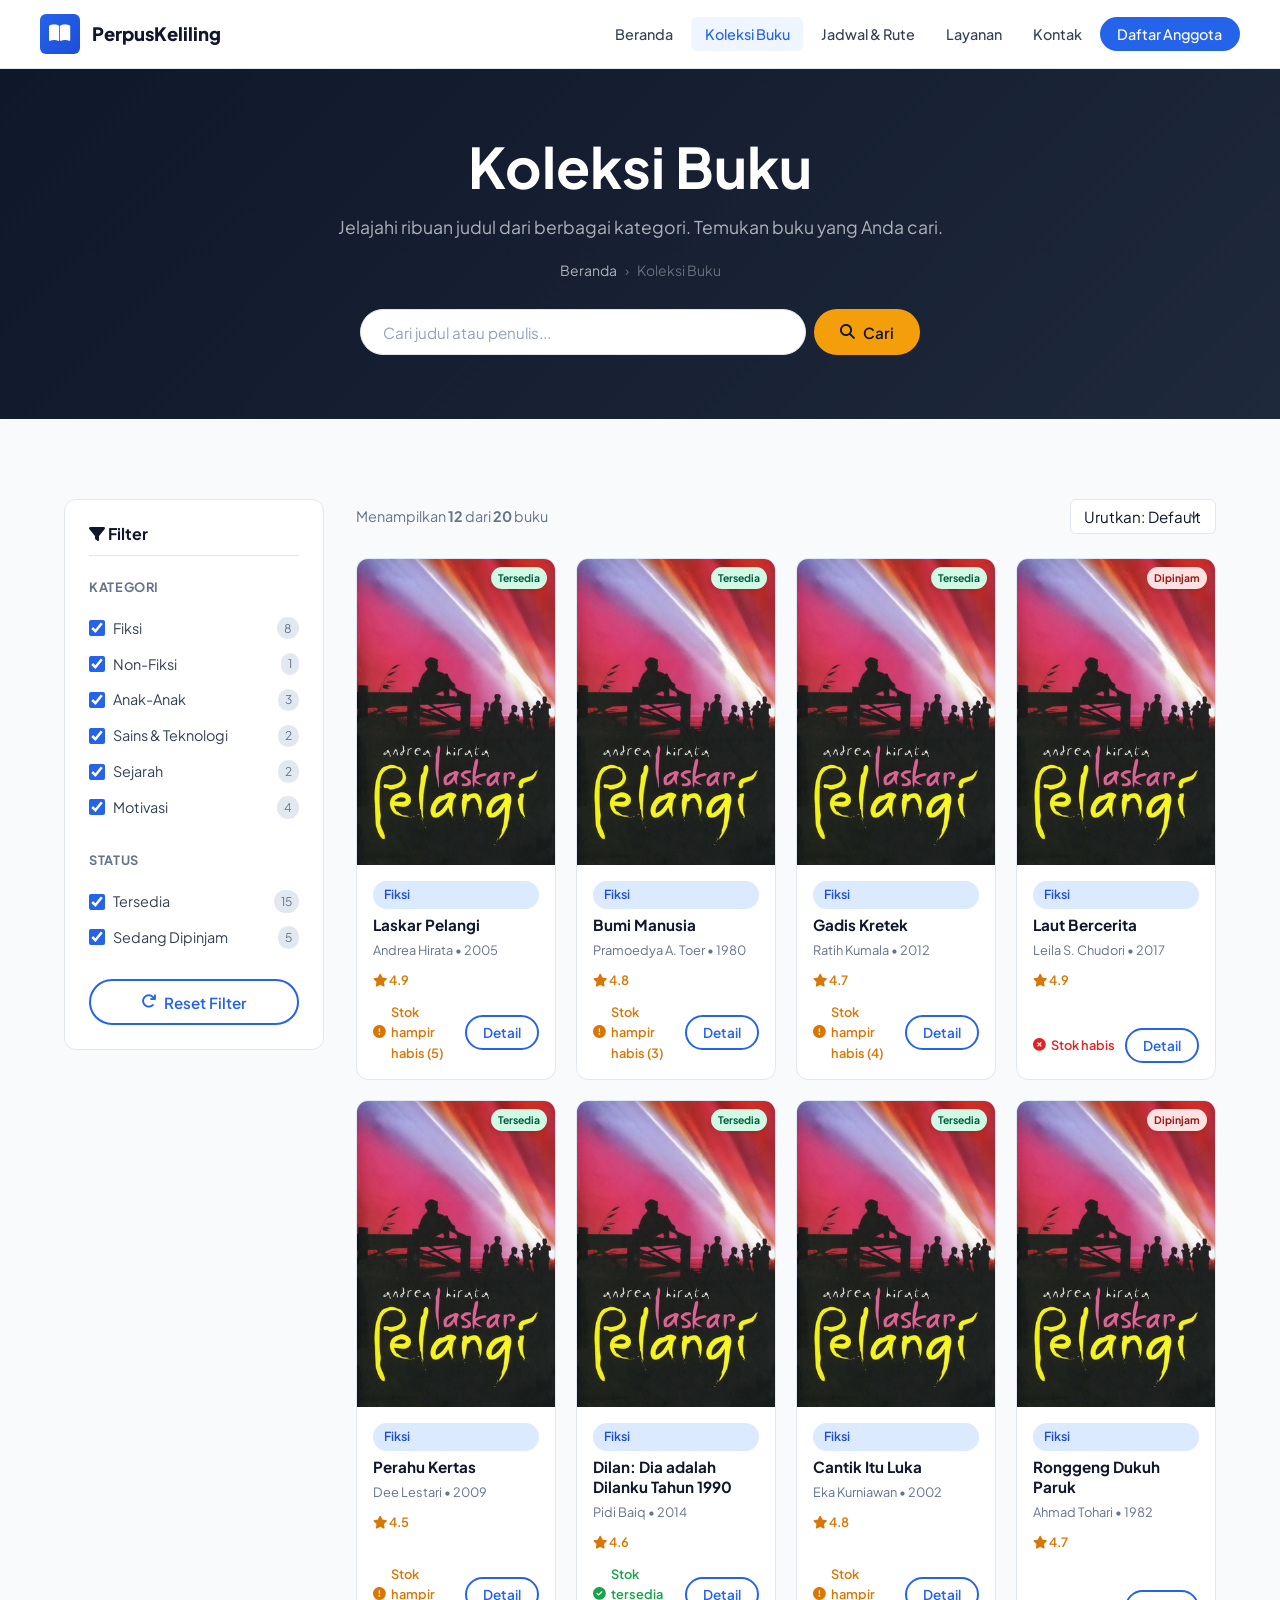
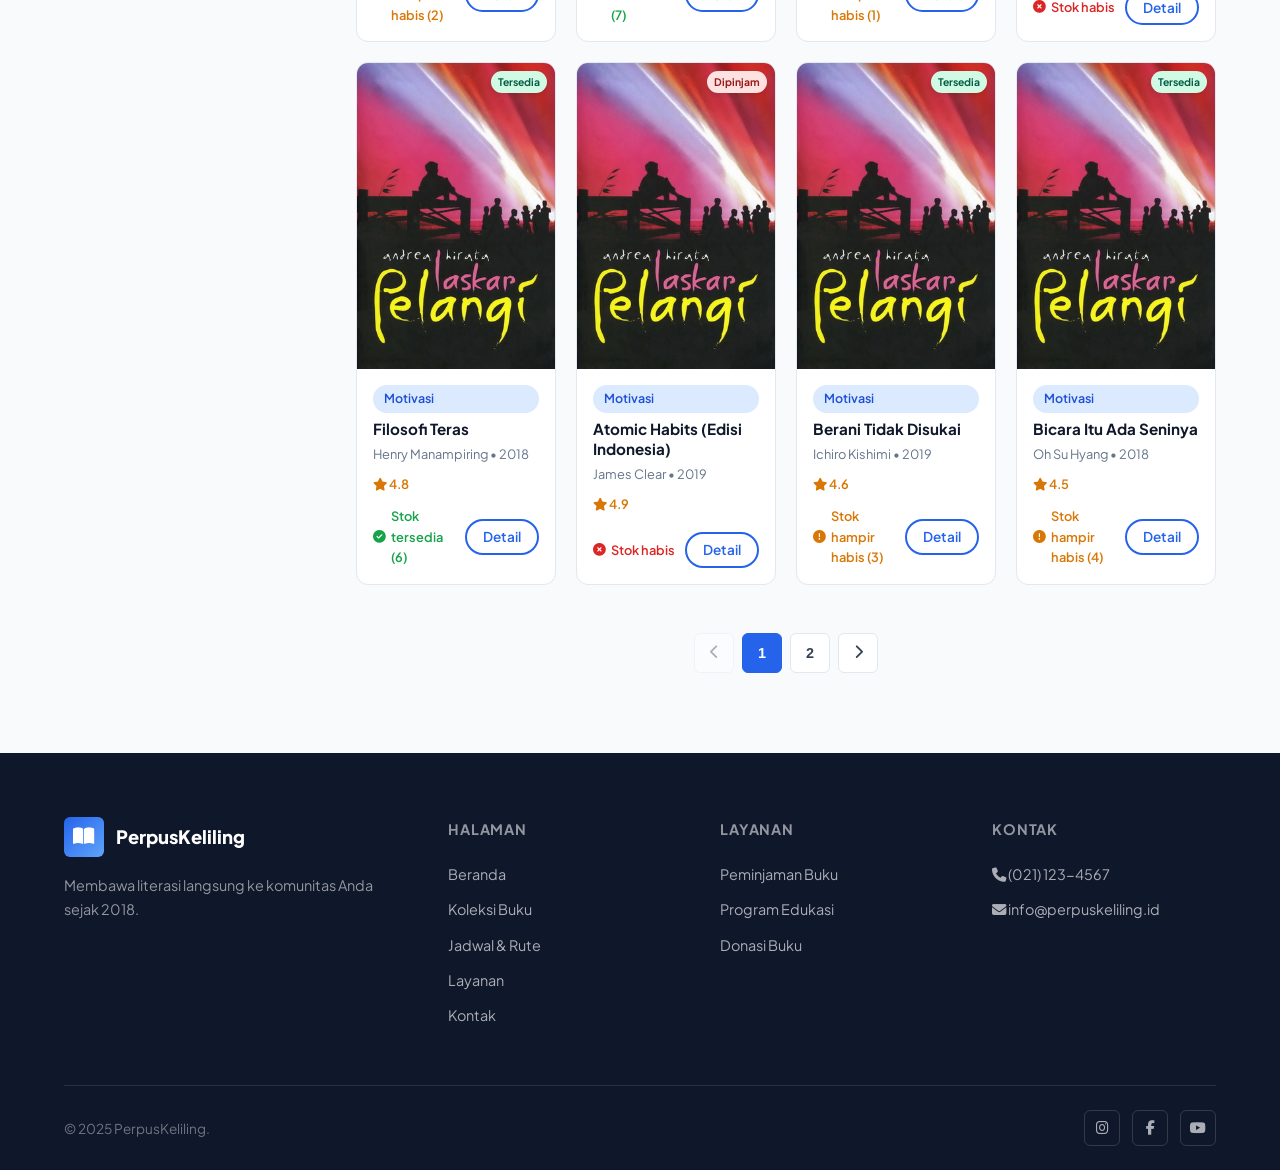
<file: koleksi.html>
<!DOCTYPE html>
<html lang="id">

<head>
    <meta charset="UTF-8">
    <meta name="viewport" content="width=device-width, initial-scale=1.0">
    <meta name="description" content="Katalog koleksi buku Perpustakaan Keliling. Cari dan temukan buku favorit Anda.">
    <title>Koleksi Buku — Perpustakaan Keliling</title>
    <link rel="preconnect" href="https://fonts.googleapis.com">
    <link rel="preconnect" href="https://fonts.gstatic.com" crossorigin>
    <link
        href="https://fonts.googleapis.com/css2?family=Plus+Jakarta+Sans:wght@300;400;500;600;700;800&family=Merriweather:wght@400;700&display=swap"
        rel="stylesheet">
    <link rel="stylesheet" href="https://cdnjs.cloudflare.com/ajax/libs/font-awesome/6.5.0/css/all.min.css">
    <link rel="stylesheet" href="style.css">
    <style>
        .katalog-layout {
            display: grid;
            grid-template-columns: 260px 1fr;
            gap: 2rem;
            align-items: start;
        }

        .filter-sidebar {
            background: var(--white);
            border: 1px solid var(--border);
            border-radius: var(--radius);
            padding: 1.5rem;
            position: sticky;
            top: 84px;
        }

        .filter-title {
            font-size: 1rem;
            font-weight: 700;
            margin-bottom: 1.25rem;
            padding-bottom: .75rem;
            border-bottom: 1px solid var(--border);
        }

        .filter-group {
            margin-bottom: 1.5rem;
        }

        .filter-group-title {
            font-size: .8rem;
            font-weight: 700;
            text-transform: uppercase;
            letter-spacing: .05em;
            color: var(--gray);
            margin-bottom: .75rem;
        }

        .filter-option {
            display: flex;
            align-items: center;
            gap: .5rem;
            padding: .4rem 0;
            cursor: pointer;
            font-size: .9rem;
            color: var(--dark-3);
        }

        .filter-option input[type="checkbox"] {
            width: 16px;
            height: 16px;
            accent-color: var(--primary);
            cursor: pointer;
        }

        .filter-count {
            margin-left: auto;
            font-size: .75rem;
            background: var(--border);
            color: var(--gray);
            padding: .1rem .45rem;
            border-radius: 9999px;
        }

        .katalog-grid {
            display: grid;
            grid-template-columns: repeat(auto-fill, minmax(160px, 1fr));
            gap: 1.25rem;
        }

        .book-card {
            background: var(--white);
            border-radius: var(--radius);
            border: 1px solid var(--border);
            overflow: hidden;
            transition: var(--transition);
            display: flex;
            flex-direction: column;
            cursor: pointer;
        }

        .book-card:hover {
            box-shadow: var(--shadow-lg);
            transform: translateY(-5px);
            border-color: var(--primary);
        }

        .book-cover {
            width: 100%;
            aspect-ratio: 2 / 3;
            position: relative;
            background-color: #f8f9fa;
        }

        .book-cover img {
            width: 100%;
            height: 100%;
            object-fit: contain;
            object-position: center;
            display: block;
        }

        .status-tag {
            position: absolute;
            top: .5rem;
            right: .5rem;
            font-size: .65rem;
            font-weight: 700;
            padding: .15rem .45rem;
            border-radius: 9999px;
            z-index: 2;
            box-shadow: 0 2px 4px rgba(0, 0, 0, 0.1);
        }

        .book-body {
            padding: 1rem;
            flex: 1;
            display: flex;
            flex-direction: column;
        }

        .book-title {
            font-size: .95rem;
            font-weight: 700;
            color: var(--dark);
            margin-bottom: .25rem;
            margin-top: .4rem;
            line-height: 1.3;
        }

        .book-author {
            font-size: .8rem;
            color: var(--gray);
            margin-bottom: .5rem;
        }

        .book-rating {
            font-size: .8rem;
            color: var(--secondary-dark);
            font-weight: 600;
            margin-bottom: .65rem;
        }

        .book-actions {
            display: flex;
            align-items: center;
            justify-content: space-between;
            margin-top: auto;
            gap: .5rem;
        }

        .book-stock-info {
            font-size: .8rem;
            font-weight: 600;
            display: flex;
            align-items: center;
            gap: .3rem;
        }

        .book-stock-info.available {
            color: #16a34a;
        }

        .book-stock-info.low {
            color: #d97706;
        }

        .book-stock-info.unavailable {
            color: #dc2626;
        }

        .result-bar {
            display: flex;
            align-items: center;
            justify-content: space-between;
            margin-bottom: 1.5rem;
            flex-wrap: wrap;
            gap: .75rem;
        }

        .result-count {
            font-size: .9rem;
            color: var(--gray);
        }

        .pagination {
            display: flex;
            justify-content: center;
            gap: .5rem;
            margin-top: 3rem;
            flex-wrap: wrap;
        }

        .page-btn {
            width: 40px;
            height: 40px;
            border: 1.5px solid var(--border);
            border-radius: var(--radius-sm);
            background: var(--white);
            cursor: pointer;
            font-size: .9rem;
            font-weight: 600;
            color: var(--dark-3);
            transition: var(--transition);
            display: flex;
            align-items: center;
            justify-content: center;
        }

        .page-btn:hover,
        .page-btn.active {
            background: var(--primary);
            border-color: var(--primary);
            color: #fff;
        }

        .page-btn:disabled {
            opacity: .4;
            cursor: not-allowed;
        }

        .book-detail-header {
            display: flex;
            gap: 1.5rem;
            margin-bottom: 1.5rem;
        }

        .book-detail-cover {
            width: 130px;
            height: 190px;
            border-radius: var(--radius-sm);
            flex-shrink: 0;
            overflow: hidden;
            box-shadow: var(--shadow);
        }

        .book-detail-cover img {
            width: 100%;
            height: 100%;
            object-fit: cover;
        }

        .book-detail-desc {
            font-size: .9rem;
            line-height: 1.75;
        }

        @media (max-width:900px) {
            .katalog-layout {
                grid-template-columns: 1fr;
            }

            .filter-sidebar {
                position: static;
            }
        }

        @media (max-width:480px) {
            .katalog-grid {
                grid-template-columns: repeat(2, 1fr);
            }

            .book-cover {
                height: 200px;
            }
        }
    </style>
</head>

<body>
    <nav class="navbar">
        <div class="navbar-inner">
            <a href="index.html" class="navbar-brand">
                <div class="brand-icon"><i class="fas fa-book-open"></i></div>
                <span>PerpusKeliling</span>
            </a>
            <ul class="nav-links">
                <li><a href="index.html">Beranda</a></li>
                <li><a href="koleksi.html" class="active">Koleksi Buku</a></li>
                <li><a href="jadwal.html">Jadwal &amp; Rute</a></li>
                <li><a href="layanan.html">Layanan</a></li>
                <li><a href="kontak.html">Kontak</a></li>
                <li><a href="kontak.html#daftar" class="nav-cta">Daftar Anggota</a></li>
            </ul>
            <button class="hamburger" id="hamburger" aria-label="Menu"><i class="fas fa-bars"></i></button>
        </div>
        <div class="mobile-menu" id="mobileMenu">
            <a href="index.html"><i class="fas fa-home"></i> Beranda</a>
            <a href="koleksi.html"><i class="fas fa-book-open"></i> Koleksi Buku</a>
            <a href="jadwal.html"><i class="fas fa-calendar-alt"></i> Jadwal &amp; Rute</a>
            <a href="layanan.html"><i class="fas fa-th-list"></i> Layanan</a>
            <a href="kontak.html"><i class="fas fa-envelope"></i> Kontak</a>
        </div>
    </nav>

    <section class="page-hero">
        <div class="container">
            <h1>Koleksi Buku</h1>
            <p>Jelajahi ribuan judul dari berbagai kategori. Temukan buku yang Anda cari.</p>
            <nav class="breadcrumb">
                <a href="index.html">Beranda</a><span>&rsaquo;</span><span>Koleksi Buku</span>
            </nav>
            <div style="margin-top:1.75rem;">
                <div class="search-bar">
                    <label for="searchInput" class="sr-only">Cari buku</label>
                    <input type="search" id="searchInput" class="form-control" placeholder="Cari judul atau penulis...">
                    <button class="btn btn-secondary" id="searchBtn"><i class="fas fa-search"></i> Cari</button>
                </div>
            </div>
        </div>
    </section>

    <section class="section" style="background:var(--bg);">
        <div class="container">
            <div class="katalog-layout">
                <aside class="filter-sidebar">
                    <h2 class="filter-title"><i class="fas fa-filter"></i> Filter</h2>
                    <div class="filter-group">
                        <p class="filter-group-title">Kategori</p>
                        <label class="filter-option"><input type="checkbox" class="filter-kategori" value="Fiksi"
                                checked> Fiksi <span class="filter-count">8</span></label>
                        <label class="filter-option"><input type="checkbox" class="filter-kategori" value="Non-Fiksi"
                                checked> Non-Fiksi <span class="filter-count">1</span></label>
                        <label class="filter-option"><input type="checkbox" class="filter-kategori" value="Anak-Anak"
                                checked> Anak-Anak <span class="filter-count">3</span></label>
                        <label class="filter-option"><input type="checkbox" class="filter-kategori" value="Sains"
                                checked> Sains &amp; Teknologi <span class="filter-count">2</span></label>
                        <label class="filter-option"><input type="checkbox" class="filter-kategori" value="Sejarah"
                                checked> Sejarah <span class="filter-count">2</span></label>
                        <label class="filter-option"><input type="checkbox" class="filter-kategori" value="Motivasi"
                                checked> Motivasi <span class="filter-count">4</span></label>
                    </div>
                    <div class="filter-group">
                        <p class="filter-group-title">Status</p>
                        <label class="filter-option"><input type="checkbox" class="filter-status" value="Tersedia"
                                checked> Tersedia <span class="filter-count">15</span></label>
                        <label class="filter-option"><input type="checkbox" class="filter-status" value="Dipinjam"
                                checked> Sedang Dipinjam <span class="filter-count">5</span></label>
                    </div>
                    <button class="btn btn-outline" id="resetFilter" style="width:100%;justify-content:center;"><i
                            class="fas fa-redo"></i> Reset Filter</button>
                </aside>
                <main>
                    <div class="result-bar">
                        <p class="result-count" id="resultCount">Menampilkan <strong>0</strong> buku</p>
                        <div style="display:flex;align-items:center;gap:.5rem;font-size:.9rem;">
                            <label for="sortSelect" class="sr-only">Urutkan</label>
                            <select id="sortSelect" class="form-control" style="width:auto;padding:.45rem .85rem;">
                                <option value="default">Urutkan: Default</option>
                                <option value="judul">Judul A-Z</option>
                                <option value="rating">Rating Tertinggi</option>
                                <option value="tahun">Tahun Terbaru</option>
                            </select>
                        </div>
                    </div>
                    <div class="katalog-grid" id="bookGrid"></div>
                    <div id="emptyMsg" class="hidden" style="text-align:center;padding:3rem 1rem;">
                        <i class="fas fa-box-open fa-3x" style="color:var(--gray-light);margin-bottom:1rem;"></i>
                        <h3>Buku Tidak Ditemukan</h3>
                        <p>Coba ubah kata kunci atau filter pencarian Anda.</p>
                    </div>
                    <div class="pagination" id="pagination"></div>
                </main>
            </div>
        </div>
    </section>

    <div class="modal-overlay" id="bookModal">
        <div class="modal-box">
            <div class="modal-header">
                <h2 id="modalBookTitle" style="font-size:1.1rem;">Detail Buku</h2>
                <button class="modal-close" onclick="toggleModal('bookModal', false)"><i
                        class="fas fa-times"></i></button>
            </div>
            <div id="modalBookContent"></div>
            <div style="display:flex;gap:.75rem;margin-top:1.5rem;align-items:center;">
                <div id="modalStokInfo" style="flex:1;display:flex;align-items:center;gap:.5rem;font-size:.9rem;font-weight:600;"></div>
                <button class="btn btn-outline" onclick="toggleModal('bookModal', false)"
                    style="justify-content:center;">Tutup</button>
            </div>
        </div>
    </div>

    <footer class="footer">
        <div class="container">
            <div class="footer-grid">
                <div>
                    <div class="footer-brand">
                        <div class="brand-icon"><i class="fas fa-book-open"></i></div>PerpusKeliling
                    </div>
                    <p>Membawa literasi langsung ke komunitas Anda sejak 2018.</p>
                </div>
                <div>
                    <p class="footer-heading">Halaman</p>
                    <ul class="footer-links">
                        <li><a href="index.html">Beranda</a></li>
                        <li><a href="koleksi.html">Koleksi Buku</a></li>
                        <li><a href="jadwal.html">Jadwal &amp; Rute</a></li>
                        <li><a href="layanan.html">Layanan</a></li>
                        <li><a href="kontak.html">Kontak</a></li>
                    </ul>
                </div>
                <div>
                    <p class="footer-heading">Layanan</p>
                    <ul class="footer-links">
                        <li><a href="layanan.html">Peminjaman Buku</a></li>
                        <li><a href="layanan.html">Program Edukasi</a></li>
                        <li><a href="layanan.html">Donasi Buku</a></li>
                    </ul>
                </div>
                <div>
                    <p class="footer-heading">Kontak</p>
                    <ul class="footer-links">
                        <li><a href="tel:+62211234567"><i class="fas fa-phone"></i> (021) 123-4567</a></li>
                        <li><a href="mailto:info@perpuskeliling.id"><i class="fas fa-envelope"></i>
                                info@perpuskeliling.id</a></li>
                    </ul>
                </div>
            </div>
            <div class="footer-bottom">
                <p style="color:rgba(255,255,255,.4);font-size:.85rem;">&copy; 2025 PerpusKeliling.</p>
                <div class="footer-socials"><a href="#" aria-label="Instagram"><i class="fab fa-instagram"></i></a><a
                        href="#" aria-label="Facebook"><i class="fab fa-facebook-f"></i></a><a href="#"
                        aria-label="YouTube"><i class="fab fa-youtube"></i></a></div>
            </div>
        </div>
    </footer>
    <button class="scroll-top" id="scrollTopBtn" aria-label="Kembali ke atas"><i class="fas fa-chevron-up"></i></button>

    <script src="main.js"></script>
    <script>
        var COVER_BUKU = {
            laskar_pelangi: "cover/Laskar_pelangi_sampul.jpg",
            bumi_manusia: "cover/Laskar_pelangi_sampul.jpg",
            gadis_kretek: "cover/Laskar_pelangi_sampul.jpg",
            laut_bercerita: "cover/Laskar_pelangi_sampul.jpg",
            perahu_kertas: "cover/Laskar_pelangi_sampul.jpg",
            dilan: "cover/Laskar_pelangi_sampul.jpg",
            cantik_itu_luka: "cover/Laskar_pelangi_sampul.jpg",
            ronggeng_dukuh_paruk: "cover/Laskar_pelangi_sampul.jpg",
            filosofi_teras: "cover/Laskar_pelangi_sampul.jpg",
            atomic_habits: "cover/Laskar_pelangi_sampul.jpg",
            berani_tidak_disukai: "cover/Laskar_pelangi_sampul.jpg",
            bicara_seni: "cover/Laskar_pelangi_sampul.jpg",
            sapiens: "cover/Laskar_pelangi_sampul.jpg",
            sejarah_modern: "cover/Laskar_pelangi_sampul.jpg",
            kosmos: "cover/Laskar_pelangi_sampul.jpg",
            asal_spesies: "cover/Laskar_pelangi_sampul.jpg",
            si_anak_spesial: "cover/Laskar_pelangi_sampul.jpg",
            halo_balita: "cover/Laskar_pelangi_sampul.jpg",
            ensiklopedia_tata_surya: "cover/Laskar_pelangi_sampul.jpg",
            bodo_amat: "cover/Laskar_pelangi_sampul.jpg"
        };

        var BUKU_DATA = [
            { id: 1, judul: "Laskar Pelangi", penulis: "Andrea Hirata", kategori: "Fiksi", status: "Tersedia", rating: 4.9, tahun: 2005, cover: COVER_BUKU.laskar_pelangi, isbn: "978-979-1341-00-1", deskripsi: "Novel yang mengisahkan perjuangan anak-anak Belitung untuk mengenyam pendidikan di tengah keterbatasan.", stok: 5 },
            { id: 2, judul: "Bumi Manusia", penulis: "Pramoedya A. Toer", kategori: "Fiksi", status: "Tersedia", rating: 4.8, tahun: 1980, cover: COVER_BUKU.bumi_manusia, isbn: "978-979-407-059-3", deskripsi: "Karya agung Pramoedya tentang perjuangan Minke, seorang pemuda pribumi di era kolonial Hindia Belanda.", stok: 3 },
            { id: 3, judul: "Gadis Kretek", penulis: "Ratih Kumala", kategori: "Fiksi", status: "Tersedia", rating: 4.7, tahun: 2012, cover: COVER_BUKU.gadis_kretek, isbn: "978-602-03-2451-7", deskripsi: "Perjalanan melintasi waktu untuk menguak rahasia keluarga dan sejarah industri kretek di Indonesia.", stok: 4 },
            { id: 4, judul: "Laut Bercerita", penulis: "Leila S. Chudori", kategori: "Fiksi", status: "Dipinjam", rating: 4.9, tahun: 2017, cover: COVER_BUKU.laut_bercerita, isbn: "978-602-424-694-5", deskripsi: "Kisah pilu tentang persahabatan, cinta, dan pengkhianatan di masa pergerakan mahasiswa 1998.", stok: 0 },
            { id: 5, judul: "Perahu Kertas", penulis: "Dee Lestari", kategori: "Fiksi", status: "Tersedia", rating: 4.5, tahun: 2009, cover: COVER_BUKU.perahu_kertas, isbn: "978-979-22-5143-4", deskripsi: "Kisah cinta antara Kugy dan Keenan yang penuh mimpi dan perjalanan menemukan jati diri.", stok: 2 },
            { id: 6, judul: "Dilan: Dia adalah Dilanku Tahun 1990", penulis: "Pidi Baiq", kategori: "Fiksi", status: "Tersedia", rating: 4.6, tahun: 2014, cover: COVER_BUKU.dilan, isbn: "978-602-7870-41-3", deskripsi: "Romansa manis masa SMA antara Milea dan Dilan di Bandung era 90-an.", stok: 7 },
            { id: 7, judul: "Cantik Itu Luka", penulis: "Eka Kurniawan", kategori: "Fiksi", status: "Tersedia", rating: 4.8, tahun: 2002, cover: COVER_BUKU.cantik_itu_luka, isbn: "978-602-03-1258-3", deskripsi: "Epos sejarah yang dipadukan dengan realisme magis, menceritakan kutukan kecantikan di sebuah kota fiktif.", stok: 1 },
            { id: 8, judul: "Ronggeng Dukuh Paruk", penulis: "Ahmad Tohari", kategori: "Fiksi", status: "Dipinjam", rating: 4.7, tahun: 1982, cover: COVER_BUKU.ronggeng_dukuh_paruk, isbn: "978-979-22-7728-1", deskripsi: "Kisah cinta Srintil sang ronggeng dan Rasus di tengah pergolakan sosial politik pedesaan Jawa.", stok: 0 },
            { id: 9, judul: "Filosofi Teras", penulis: "Henry Manampiring", kategori: "Motivasi", status: "Tersedia", rating: 4.8, tahun: 2018, cover: COVER_BUKU.filosofi_teras, isbn: "978-602-06-1493-9", deskripsi: "Panduan menjalani hidup tenang dan bebas stres berdasarkan filosofi Stoikisme kuno untuk pembaca modern.", stok: 6 },
            { id: 10, judul: "Atomic Habits (Edisi Indonesia)", penulis: "James Clear", kategori: "Motivasi", status: "Dipinjam", rating: 4.9, tahun: 2019, cover: COVER_BUKU.atomic_habits, isbn: "978-602-06-3317-6", deskripsi: "Perubahan kecil yang memberikan hasil luar biasa dalam membangun kebiasaan baik.", stok: 0 },
            { id: 11, judul: "Berani Tidak Disukai", penulis: "Ichiro Kishimi", kategori: "Motivasi", status: "Tersedia", rating: 4.6, tahun: 2019, cover: COVER_BUKU.berani_tidak_disukai, isbn: "978-602-06-3896-6", deskripsi: "Dialog antara filsuf dan pemuda yang membedah psikologi Adlerian untuk meraih kebebasan hidup.", stok: 3 },
            { id: 12, judul: "Bicara Itu Ada Seninya", penulis: "Oh Su Hyang", kategori: "Motivasi", status: "Tersedia", rating: 4.5, tahun: 2018, cover: COVER_BUKU.bicara_seni, isbn: "978-602-525-422-2", deskripsi: "Teknik komunikasi yang efektif untuk meningkatkan kepercayaan diri dan kesuksesan.", stok: 4 },
            { id: 13, judul: "Sapiens: Riwayat Singkat Umat Manusia", penulis: "Yuval Noah Harari", kategori: "Sejarah", status: "Tersedia", rating: 4.8, tahun: 2014, cover: COVER_BUKU.sapiens, isbn: "978-602-481-010-8", deskripsi: "Eksplorasi mendalam tentang bagaimana spesies Homo sapiens berhasil mendominasi planet Bumi.", stok: 2 },
            { id: 14, judul: "Sejarah Indonesia Modern", penulis: "M.C. Ricklefs", kategori: "Sejarah", status: "Tersedia", rating: 4.7, tahun: 2008, cover: COVER_BUKU.sejarah_modern, isbn: "978-979-22-4322-4", deskripsi: "Buku babon bagi siapa saja yang ingin memahami alur sejarah Indonesia dari abad 1300-an.", stok: 5 },
            { id: 15, judul: "Kosmos", penulis: "Carl Sagan", kategori: "Sains", status: "Tersedia", rating: 4.8, tahun: 2016, cover: COVER_BUKU.kosmos, isbn: "978-602-424-001-1", deskripsi: "Perjalanan menakjubkan melintasi ruang dan waktu untuk memahami alam semesta.", stok: 1 },
            { id: 16, judul: "Asal Usul Spesies", penulis: "Charles Darwin", kategori: "Sains", status: "Dipinjam", rating: 4.6, tahun: 2019, cover: COVER_BUKU.asal_spesies, isbn: "978-602-04-9882-9", deskripsi: "Karya fundamental dalam biologi evolusioner yang memperkenalkan teori seleksi alam.", stok: 0 },
            { id: 17, judul: "Si Anak Spesial", penulis: "Tere Liye", kategori: "Anak-Anak", status: "Tersedia", rating: 4.5, tahun: 2018, cover: COVER_BUKU.si_anak_spesial, isbn: "978-602-573-450-2", deskripsi: "Kisah inspiratif tentang Burlian, anak spesial yang selalu memiliki cara unik melihat dunia.", stok: 3 },
            { id: 18, judul: "Halo Balita: Aku Sayang Teman", penulis: "Tim Pelangi Mizan", kategori: "Anak-Anak", status: "Tersedia", rating: 4.8, tahun: 2015, cover: COVER_BUKU.halo_balita, isbn: "978-979-433-875-4", deskripsi: "Buku bergambar interaktif untuk melatih empati dan kecerdasan sosial anak balita.", stok: 8 },
            { id: 19, judul: "Ensiklopedia Cilik: Tata Surya", penulis: "Emilie Beaumont", kategori: "Anak-Anak", status: "Tersedia", rating: 4.6, tahun: 2018, cover: COVER_BUKU.ensiklopedia_tata_surya, isbn: "978-602-04-7654-4", deskripsi: "Mengenalkan planet, bintang, dan luar angkasa dengan bahasa yang mudah dipahami anak-anak.", stok: 4 },
            { id: 20, judul: "Sebuah Seni untuk Bersikap Bodo Amat", penulis: "Mark Manson", kategori: "Non-Fiksi", status: "Dipinjam", rating: 4.6, tahun: 2018, cover: COVER_BUKU.bodo_amat, isbn: "978-602-452-698-6", deskripsi: "Pendekatan waras demi menjalani hidup yang lebih baik dengan cara memilih hal yang benar-benar penting.", stok: 0 }
        ];

        var state = { query: '', kategori: ['Fiksi', 'Non-Fiksi', 'Anak-Anak', 'Sains', 'Sejarah', 'Motivasi'], status: ['Tersedia', 'Dipinjam'], sort: 'default', page: 1, perPage: 12, selected: null };

        function renderGrid() {
            var grid = document.getElementById('bookGrid');
            var emptyMsg = document.getElementById('emptyMsg');
            var resCount = document.getElementById('resultCount');
            var filtered = [];
            for (var i = 0; i < BUKU_DATA.length; i++) {
                var b = BUKU_DATA[i];
                var matchQuery = b.judul.toLowerCase().indexOf(state.query.toLowerCase()) !== -1 || b.penulis.toLowerCase().indexOf(state.query.toLowerCase()) !== -1;
                if (matchQuery && state.kategori.indexOf(b.kategori) !== -1 && state.status.indexOf(b.status) !== -1) filtered.push(b);
            }
            if (state.sort === 'judul') filtered.sort(function (a, b) { return a.judul.localeCompare(b.judul); });
            else if (state.sort === 'rating') filtered.sort(function (a, b) { return b.rating - a.rating; });
            else if (state.sort === 'tahun') filtered.sort(function (a, b) { return b.tahun - a.tahun; });

            var total = filtered.length;
            var totalPages = Math.max(1, Math.ceil(total / state.perPage));
            if (state.page > totalPages) state.page = totalPages;

            var startIdx = (state.page - 1) * state.perPage;
            var paginated = filtered.slice(startIdx, startIdx + state.perPage);

            resCount.innerHTML = 'Menampilkan <strong>' + paginated.length + '</strong> dari <strong>' + total + '</strong> buku';

            if (paginated.length === 0) { grid.innerHTML = ''; emptyMsg.classList.remove('hidden'); renderPagination(0, totalPages); return; }
            emptyMsg.classList.add('hidden');
            grid.innerHTML = '';

            for (var j = 0; j < paginated.length; j++) {
                var buku = paginated[j];
                var statusClass = buku.status === 'Tersedia' ? 'badge-green' : 'badge-red';
                var isAvailable = buku.status === 'Tersedia' && buku.stok > 0;
                var isLow = isAvailable && buku.stok < 6;
                var stockClass = !isAvailable ? 'unavailable' : (isLow ? 'low' : 'available');
                var stockIcon = !isAvailable ? 'fa-times-circle' : (isLow ? 'fa-exclamation-circle' : 'fa-check-circle');
                var stockLabel = !isAvailable ? 'Stok habis' : (isLow ? 'Stok hampir habis (' + buku.stok + ')' : 'Stok tersedia (' + buku.stok + ')');

                var cardHTML = '<article class="book-card" onclick="openBookModal(' + buku.id + ')" tabindex="0">';
                cardHTML += '<div class="book-cover"><img src="' + buku.cover + '" alt="Cover ' + buku.judul + '" loading="lazy"><span class="status-tag ' + statusClass + '">' + buku.status + '</span></div>';
                cardHTML += '<div class="book-body"><span class="badge badge-blue">' + buku.kategori + '</span><p class="book-title">' + buku.judul + '</p><p class="book-author">' + buku.penulis + ' &bull; ' + buku.tahun + '</p><p class="book-rating"><i class="fas fa-star"></i> ' + buku.rating.toFixed(1) + '</p>';
                cardHTML += '<div class="book-actions"><span class="book-stock-info ' + stockClass + '"><i class="fas ' + stockIcon + '"></i> ' + stockLabel + '</span><button class="btn btn-outline btn-sm" onclick="event.stopPropagation();openBookModal(' + buku.id + ')">Detail</button></div></div></article>';

                grid.innerHTML += cardHTML;
            }
            renderPagination(total, totalPages);
        }

        function renderPagination(total, totalPages) {
            var pag = document.getElementById('pagination');
            if (total === 0) { pag.innerHTML = ''; return; }
            var html = '<button class="page-btn" onclick="changePage(' + (state.page - 1) + ')"' + (state.page === 1 ? ' disabled' : '') + '><i class="fas fa-chevron-left"></i></button>';
            for (var i = 1; i <= totalPages; i++) html += '<button class="page-btn' + (i === state.page ? ' active' : '') + '" onclick="changePage(' + i + ')">' + i + '</button>';
            html += '<button class="page-btn" onclick="changePage(' + (state.page + 1) + ')"' + (state.page === totalPages ? ' disabled' : '') + '><i class="fas fa-chevron-right"></i></button>';
            pag.innerHTML = html;
        }

        function changePage(p) { if (p < 1) return; state.page = p; renderGrid(); window.scrollTo({ top: 300, behavior: 'smooth' }); }

        function openBookModal(id) {
            var buku = null;
            for (var i = 0; i < BUKU_DATA.length; i++) { if (BUKU_DATA[i].id === id) { buku = BUKU_DATA[i]; break; } }
            if (!buku) return;
            state.selected = id;
            document.getElementById('modalBookTitle').textContent = buku.judul;

            var isAvailable = buku.status === 'Tersedia' && buku.stok > 0;
            var isLow = isAvailable && buku.stok < 6;
            var statusClass = buku.status === 'Tersedia' ? 'badge-green' : 'badge-red';

            // Update stok info di footer modal
            var stokInfoEl = document.getElementById('modalStokInfo');
            if (!isAvailable) {
                stokInfoEl.innerHTML = '<i class="fas fa-times-circle" style="color:#dc2626;"></i> <span style="color:#dc2626;"><strong>Stok habis</strong></span>';
            } else if (isLow) {
                stokInfoEl.innerHTML = '<i class="fas fa-exclamation-circle" style="color:#d97706;"></i> <span style="color:#d97706;"><strong>Stok hampir habis (' + buku.stok + ')</strong></span>';
            } else {
                stokInfoEl.innerHTML = '<i class="fas fa-check-circle" style="color:#16a34a;"></i> <span style="color:#16a34a;"><strong>Stok tersedia (' + buku.stok + ')</strong></span>';
            }

            var content = '<div class="book-detail-header"><div class="book-detail-cover"><img src="' + buku.cover + '" alt="Cover ' + buku.judul + '"></div><div>';
            content += '<h3 style="margin-bottom:.25rem;">' + buku.judul + '</h3><p style="color:var(--gray);font-size:.9rem;margin-bottom:.5rem;">' + buku.penulis + '</p>';
            content += '<div style="display:flex;gap:.5rem;flex-wrap:wrap;margin-bottom:.5rem;"><span class="badge badge-blue">' + buku.kategori + '</span><span class="badge ' + statusClass + '">' + buku.status + '</span></div>';
            content += '<p style="font-size:.8rem;color:var(--gray);">ISBN: ' + buku.isbn + ' &bull; ' + buku.tahun + '</p>';
            content += '<p style="font-size:.85rem;font-weight:600;color:var(--secondary-dark);margin-top:.4rem;"><i class="fas fa-star"></i> ' + buku.rating.toFixed(1) + ' / 5.0</p>';
            content += '</div></div><p class="book-detail-desc">' + buku.deskripsi + '</p>';

            document.getElementById('modalBookContent').innerHTML = content;
            toggleModal('bookModal', true);
        }



        document.getElementById('searchBtn').addEventListener('click', function () { state.query = document.getElementById('searchInput').value.trim(); state.page = 1; renderGrid(); });
        document.getElementById('searchInput').addEventListener('input', function () { state.query = this.value.trim(); state.page = 1; renderGrid(); });
        document.getElementById('sortSelect').addEventListener('change', function () { state.sort = this.value; state.page = 1; renderGrid(); });
        document.querySelectorAll('.filter-kategori').forEach(function (cb) { cb.addEventListener('change', function () { state.kategori = []; document.querySelectorAll('.filter-kategori:checked').forEach(function (c) { state.kategori.push(c.value); }); state.page = 1; renderGrid(); }); });
        document.querySelectorAll('.filter-status').forEach(function (cb) { cb.addEventListener('change', function () { state.status = []; document.querySelectorAll('.filter-status:checked').forEach(function (c) { state.status.push(c.value); }); state.page = 1; renderGrid(); }); });
        document.getElementById('resetFilter').addEventListener('click', function () {
            document.querySelectorAll('.filter-kategori, .filter-status').forEach(function (cb) { cb.checked = true; });
            document.getElementById('searchInput').value = '';
            document.getElementById('sortSelect').value = 'default';
            state = { query: '', kategori: ['Fiksi', 'Non-Fiksi', 'Anak-Anak', 'Sains', 'Sejarah', 'Motivasi'], status: ['Tersedia', 'Dipinjam'], sort: 'default', page: 1, perPage: 12, selected: null };
            renderGrid(); showToast('Filter direset', 'info');
        });

        renderGrid();
    </script>
</body>

</html>
</file>
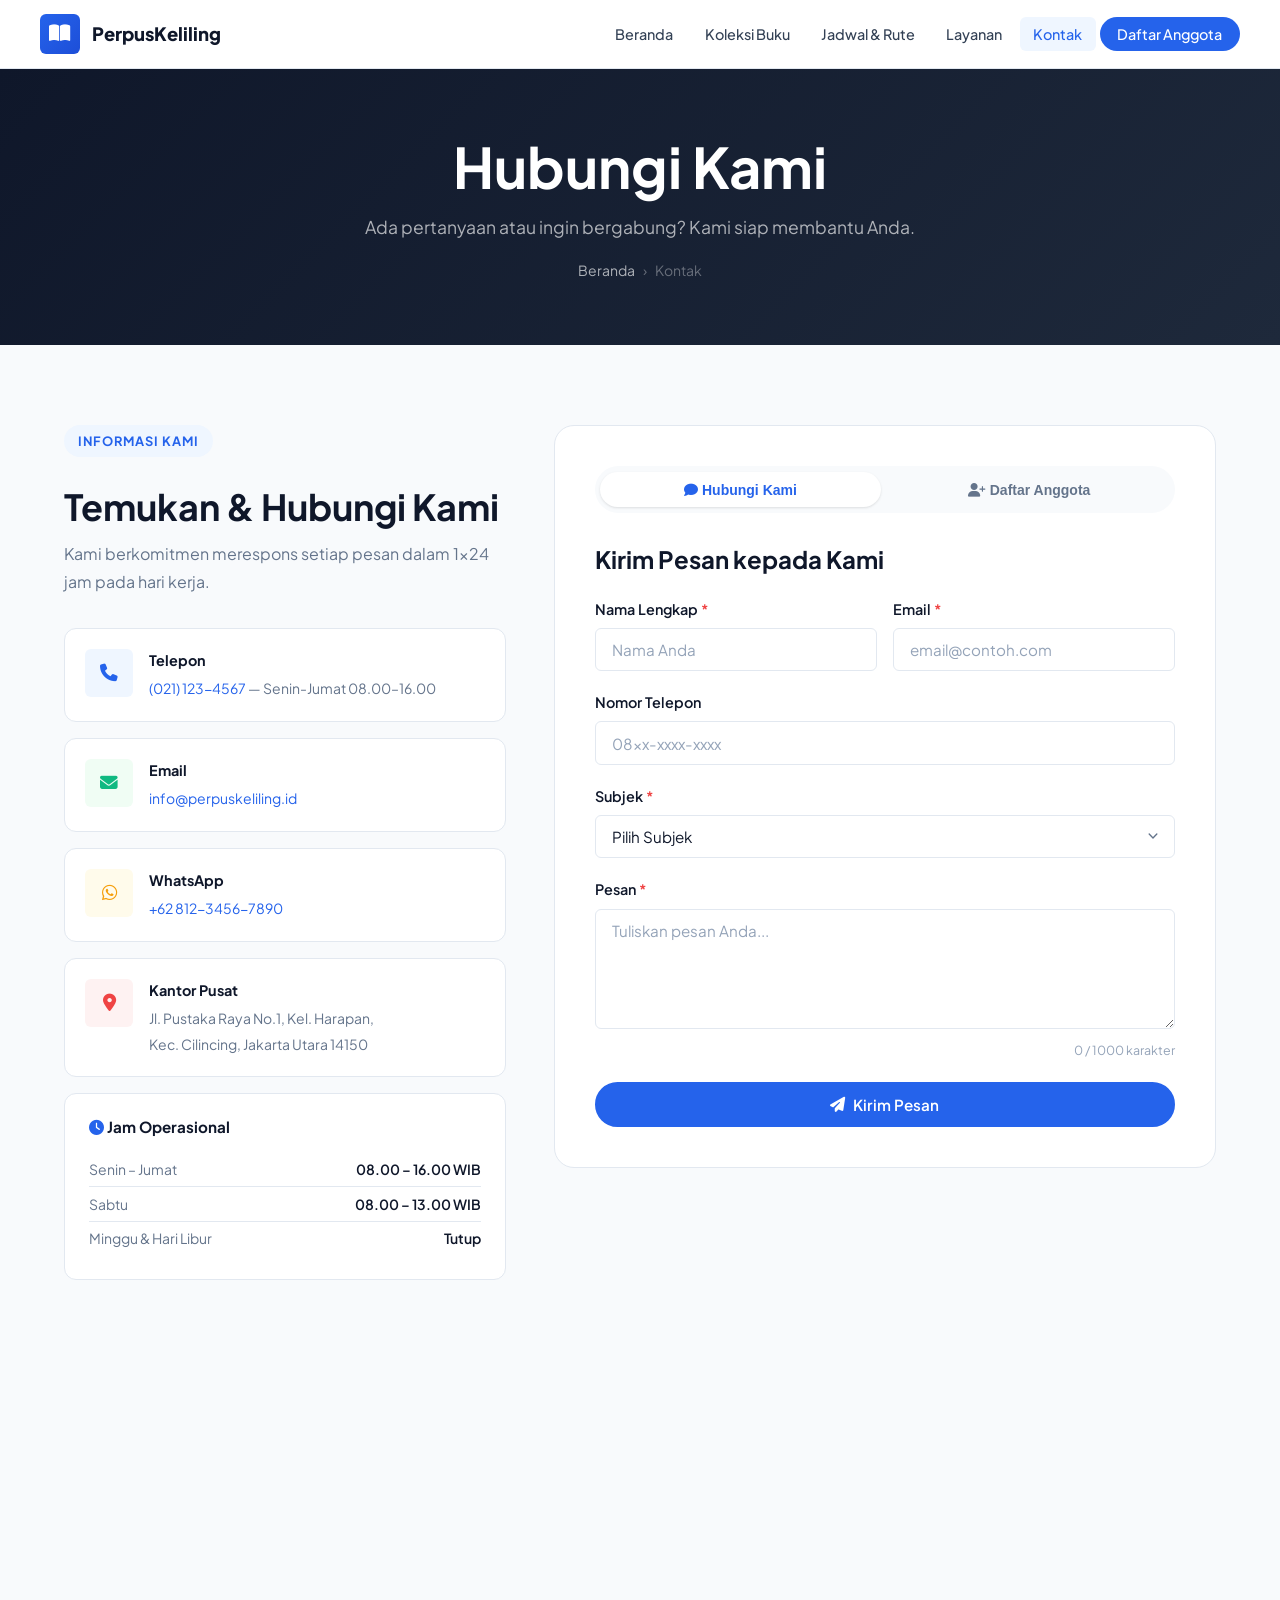
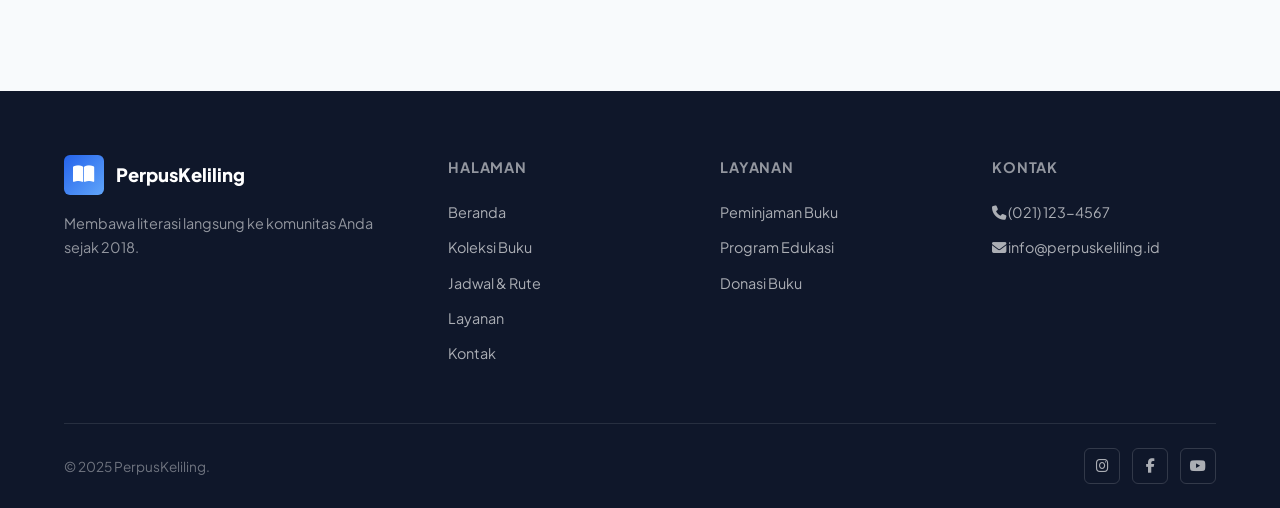
<file: kontak.html>
<!DOCTYPE html>
<html lang="id">
<head>
    <meta charset="UTF-8">
    <meta name="viewport" content="width=device-width, initial-scale=1.0">
    <meta name="description" content="Hubungi Perpustakaan Keliling — daftar anggota, ajukan pertanyaan, dan sampaikan saran.">
    <title>Kontak — Perpustakaan Keliling</title>
    <link rel="preconnect" href="https://fonts.googleapis.com">
    <link rel="preconnect" href="https://fonts.gstatic.com" crossorigin>
    <link href="https://fonts.googleapis.com/css2?family=Plus+Jakarta+Sans:wght@300;400;500;600;700;800&family=Merriweather:wght@400;700&display=swap" rel="stylesheet">
    <link rel="stylesheet" href="https://cdnjs.cloudflare.com/ajax/libs/font-awesome/6.5.0/css/all.min.css">
    <link rel="stylesheet" href="style.css">
    <style>
        .kontak-layout { display:grid; grid-template-columns:1fr 1.5fr; gap:3rem; align-items:start; }
        .kontak-info-item { display:flex; align-items:flex-start; gap:1rem; padding:1.25rem; background:var(--white); border:1px solid var(--border); border-radius:var(--radius); margin-bottom:1rem; transition:var(--transition); }
        .kontak-info-item:hover { border-color:var(--primary); box-shadow:var(--shadow-sm); }
        .kontak-info-icon { width:48px; height:48px; border-radius:var(--radius-sm); display:flex; align-items:center; justify-content:center; font-size:1.1rem; flex-shrink:0; }
        .kontak-info-text strong { display:block; font-size:.9rem; color:var(--dark); margin-bottom:.2rem; }
        .kontak-info-text span { font-size:.875rem; color:var(--gray); }
        .kontak-info-text a { color:var(--primary); }
        .kontak-info-text a:hover { color:var(--primary-dark); }
        .jam-table { width:100%; font-size:.875rem; }
        .jam-table td { padding:.35rem 0; color:var(--gray); }
        .jam-table td:last-child { text-align:right; font-weight:600; color:var(--dark); }
        .jam-table tr:not(:last-child) td { border-bottom:1px solid var(--border); }
        .form-card { background:var(--white); border:1px solid var(--border); border-radius:var(--radius-lg); padding:2.5rem; }
        .form-tabs { display:flex; gap:.5rem; margin-bottom:2rem; background:var(--bg); padding:.35rem; border-radius:9999px; }
        .form-tab { flex:1; padding:.6rem 1rem; border:none; border-radius:9999px; background:transparent; font-size:.875rem; font-weight:600; color:var(--gray); cursor:pointer; transition:var(--transition); text-align:center; }
        .form-tab.active { background:var(--white); color:var(--primary); box-shadow:var(--shadow-sm); }
        .form-panel { display:none; }
        .form-panel.active { display:block; }
        .map-box { background:linear-gradient(135deg,var(--dark-2),var(--dark)); border-radius:var(--radius-lg); height:300px; display:flex; flex-direction:column; align-items:center; justify-content:center; color:#fff; text-align:center; padding:2rem; margin-top:1.5rem; }
        .map-box i { font-size:3rem; color:#60A5FA; margin-bottom:1rem; }
        .map-box h3 { color:#fff; margin-bottom:.5rem; font-size:1rem; }
        .map-box p { color:rgba(255,255,255,.5); font-size:.875rem; margin-bottom:1.25rem; }
        .form-row { display:grid; grid-template-columns:1fr 1fr; gap:1rem; }
        .char-count { font-size:.78rem; color:var(--gray-light); text-align:right; margin-top:.3rem; }
        .char-count.warn { color:var(--danger); }
        @media (max-width:900px) { .kontak-layout { grid-template-columns:1fr; } }
        @media (max-width:480px) { .form-row { grid-template-columns:1fr; } .form-card { padding:1.5rem; } }
    </style>
</head>
<body>
    <nav class="navbar">
        <div class="navbar-inner">
            <a href="index.html" class="navbar-brand">
                <div class="brand-icon"><i class="fas fa-book-open"></i></div>
                <span>PerpusKeliling</span>
            </a>
            <ul class="nav-links">
                <li><a href="index.html">Beranda</a></li>
                <li><a href="koleksi.html">Koleksi Buku</a></li>
                <li><a href="jadwal.html">Jadwal &amp; Rute</a></li>
                <li><a href="layanan.html">Layanan</a></li>
                <li><a href="kontak.html" class="active">Kontak</a></li>
                <li><a href="kontak.html#daftar" class="nav-cta">Daftar Anggota</a></li>
            </ul>
            <button class="hamburger" id="hamburger" aria-label="Menu"><i class="fas fa-bars"></i></button>
        </div>
        <div class="mobile-menu" id="mobileMenu">
            <a href="index.html"><i class="fas fa-home"></i> Beranda</a>
            <a href="koleksi.html"><i class="fas fa-book-open"></i> Koleksi Buku</a>
            <a href="jadwal.html"><i class="fas fa-calendar-alt"></i> Jadwal &amp; Rute</a>
            <a href="layanan.html"><i class="fas fa-th-list"></i> Layanan</a>
            <a href="kontak.html"><i class="fas fa-envelope"></i> Kontak</a>
        </div>
    </nav>

    <section class="page-hero">
        <div class="container">
            <h1>Hubungi Kami</h1>
            <p>Ada pertanyaan atau ingin bergabung? Kami siap membantu Anda.</p>
            <nav class="breadcrumb"><a href="index.html">Beranda</a><span>&rsaquo;</span><span>Kontak</span></nav>
        </div>
    </section>

    <section class="section" style="background:var(--bg);" id="daftar">
        <div class="container">
            <div class="kontak-layout">
                <div>
                    <span class="section-label">Informasi Kami</span>
                    <h2 style="margin:.75rem 0 .75rem;">Temukan &amp; Hubungi Kami</h2>
                    <p style="margin-bottom:2rem;">Kami berkomitmen merespons setiap pesan dalam 1&times;24 jam pada hari kerja.</p>

                    <div class="kontak-info-item">
                        <div class="kontak-info-icon" style="background:#EFF6FF;color:var(--primary);"><i class="fas fa-phone"></i></div>
                        <div class="kontak-info-text"><strong>Telepon</strong><span><a href="tel:+62211234567">(021) 123-4567</a> &mdash; Senin-Jumat 08.00&ndash;16.00</span></div>
                    </div>
                    <div class="kontak-info-item">
                        <div class="kontak-info-icon" style="background:#F0FDF4;color:var(--accent);"><i class="fas fa-envelope"></i></div>
                        <div class="kontak-info-text"><strong>Email</strong><span><a href="mailto:info@perpuskeliling.id">info@perpuskeliling.id</a></span></div>
                    </div>
                    <div class="kontak-info-item">
                        <div class="kontak-info-icon" style="background:#FFFBEB;color:var(--secondary);"><i class="fab fa-whatsapp"></i></div>
                        <div class="kontak-info-text"><strong>WhatsApp</strong><span><a href="https://wa.me/6281234567890" target="_blank" rel="noopener">+62 812-3456-7890</a></span></div>
                    </div>
                    <div class="kontak-info-item">
                        <div class="kontak-info-icon" style="background:#FEF2F2;color:#EF4444;"><i class="fas fa-map-marker-alt"></i></div>
                        <div class="kontak-info-text"><strong>Kantor Pusat</strong><span>Jl. Pustaka Raya No.1, Kel. Harapan,<br>Kec. Cilincing, Jakarta Utara 14150</span></div>
                    </div>

                    <div style="background:var(--white);border:1px solid var(--border);border-radius:var(--radius);padding:1.5rem;margin-top:1rem;">
                        <h3 style="font-size:.95rem;margin-bottom:1rem;"><i class="fas fa-clock" style="color:var(--primary);"></i> Jam Operasional</h3>
                        <table class="jam-table">
                            <tbody>
                                <tr><td>Senin &ndash; Jumat</td><td>08.00 &ndash; 16.00 WIB</td></tr>
                                <tr><td>Sabtu</td><td>08.00 &ndash; 13.00 WIB</td></tr>
                                <tr><td>Minggu &amp; Hari Libur</td><td>Tutup</td></tr>
                            </tbody>
                        </table>
                    </div>
                        <iframe
                            src="https://maps.google.com/maps?q=Jl.+Pustaka+Raya+No.1,+Kel.+Harapan,+Kec.+Cilincing,+Jakarta+Utara&t=&z=15&ie=UTF8&iwloc=&output=embed"
                            width="100%"
                            height="300"
                            style="border: 0; border-radius: var(--radius-lg); margin-top: 1.5rem;"
                            allowfullscreen=""
                            loading="lazy"
                            referrerpolicy="no-referrer-when-downgrade">
                        </iframe>
                </div>

                <div id="formSection">
                    <div class="form-card">
                        <div class="form-tabs">
                            <button class="form-tab active" id="tab-hubungi" onclick="switchTab('hubungi')"><i class="fas fa-comment"></i> Hubungi Kami</button>
                            <button class="form-tab" id="tab-daftar" onclick="switchTab('daftar')"><i class="fas fa-user-plus"></i> Daftar Anggota</button>
                        </div>

                        <div class="form-panel active" id="panel-hubungi">
                            <h3 style="margin-bottom:1.5rem;">Kirim Pesan kepada Kami</h3>
                            <form id="formHubungi" novalidate>
                                <div class="form-row">
                                    <div class="form-group">
                                        <label class="form-label" for="namaHubungi">Nama Lengkap <span style="color:var(--danger);">*</span></label>
                                        <input type="text" id="namaHubungi" class="form-control" placeholder="Nama Anda" required>
                                    </div>
                                    <div class="form-group">
                                        <label class="form-label" for="emailHubungi">Email <span style="color:var(--danger);">*</span></label>
                                        <input type="email" id="emailHubungi" class="form-control" placeholder="email@contoh.com" required>
                                    </div>
                                </div>
                                <div class="form-group">
                                    <label class="form-label" for="telpHubungi">Nomor Telepon</label>
                                    <input type="tel" id="telpHubungi" class="form-control" placeholder="08xx-xxxx-xxxx">
                                </div>
                                <div class="form-group">
                                    <label class="form-label" for="subjectHubungi">Subjek <span style="color:var(--danger);">*</span></label>
                                    <select id="subjectHubungi" class="form-control" required>
                                        <option value="">Pilih Subjek</option>
                                        <option value="info">Informasi Umum</option>
                                        <option value="pinjam">Peminjaman Buku</option>
                                        <option value="jadwal">Jadwal &amp; Rute</option>
                                        <option value="donasi">Donasi Buku</option>
                                        <option value="workshop">Workshop &amp; Edukasi</option>
                                        <option value="saran">Saran &amp; Masukan</option>
                                        <option value="lainnya">Lainnya</option>
                                    </select>
                                </div>
                                <div class="form-group">
                                    <label class="form-label" for="pesanHubungi">Pesan <span style="color:var(--danger);">*</span></label>
                                    <textarea id="pesanHubungi" class="form-control" rows="5" placeholder="Tuliskan pesan Anda..." required maxlength="1000"></textarea>
                                    <p class="char-count" id="charCount">0 / 1000 karakter</p>
                                </div>
                                <div id="alertHubungi"></div>
                                <button type="submit" class="btn btn-primary" style="width:100%;justify-content:center;" id="btnHubungi"><i class="fas fa-paper-plane"></i> Kirim Pesan</button>
                            </form>
                        </div>

                        <div class="form-panel" id="panel-daftar">
                            <h3 style="margin-bottom:.5rem;">Pendaftaran Anggota Baru</h3>
                            <p style="font-size:.875rem;color:var(--gray);margin-bottom:1.5rem;">Daftar gratis dan nikmati akses ke seluruh koleksi perpustakaan keliling!</p>
                            <form id="formDaftar" novalidate>
                                <div class="form-row">
                                    <div class="form-group">
                                        <label class="form-label" for="namaDepan">Nama Depan <span style="color:var(--danger);">*</span></label>
                                        <input type="text" id="namaDepan" class="form-control" placeholder="Nama depan" required>
                                    </div>
                                    <div class="form-group">
                                        <label class="form-label" for="namaBelakang">Nama Belakang</label>
                                        <input type="text" id="namaBelakang" class="form-control" placeholder="Nama belakang">
                                    </div>
                                </div>
                                <div class="form-row">
                                    <div class="form-group">
                                        <label class="form-label" for="emailDaftar">Email <span style="color:var(--danger);">*</span></label>
                                        <input type="email" id="emailDaftar" class="form-control" placeholder="email@contoh.com" required>
                                    </div>
                                    <div class="form-group">
                                        <label class="form-label" for="tglLahir">Tanggal Lahir <span style="color:var(--danger);">*</span></label>
                                        <input type="date" id="tglLahir" class="form-control" required>
                                    </div>
                                </div>
                                <div class="form-group">
                                    <label class="form-label" for="teleponDaftar">Nomor HP/WhatsApp <span style="color:var(--danger);">*</span></label>
                                    <input type="tel" id="teleponDaftar" class="form-control" placeholder="08xx-xxxx-xxxx" required>
                                </div>
                                <div class="form-group">
                                    <label class="form-label" for="jenisAnggota">Kategori Anggota <span style="color:var(--danger);">*</span></label>
                                    <select id="jenisAnggota" class="form-control" required>
                                        <option value="">Pilih Kategori</option>
                                        <option value="umum">Umum (18 tahun ke atas)</option>
                                        <option value="pelajar">Pelajar SD/SMP/SMA</option>
                                        <option value="mahasiswa">Mahasiswa</option>
                                        <option value="lansia">Lansia (60 tahun ke atas)</option>
                                    </select>
                                </div>
                                <div class="form-group">
                                    <label class="form-label" for="alamatDaftar">Alamat Lengkap <span style="color:var(--danger);">*</span></label>
                                    <textarea id="alamatDaftar" class="form-control" rows="2" placeholder="Jl. Contoh No.1, Kelurahan, Kecamatan, Kota" required></textarea>
                                </div>
                                <div class="form-group">
                                    <label style="display:flex;align-items:flex-start;gap:.65rem;cursor:pointer;font-size:.875rem;color:var(--dark-3);">
                                        <input type="checkbox" id="setujuSyarat" style="width:16px;height:16px;margin-top:2px;accent-color:var(--primary);flex-shrink:0;" required>
                                        Saya menyetujui <a href="#" style="color:var(--primary);">Syarat dan Ketentuan</a> serta <a href="#" style="color:var(--primary);">Kebijakan Privasi</a>.
                                    </label>
                                </div>
                                <div id="alertDaftar"></div>
                                <button type="submit" class="btn btn-primary" style="width:100%;justify-content:center;" id="btnDaftar"><i class="fas fa-user-plus"></i> Daftarkan Saya Sekarang</button>
                            </form>
                        </div>
                    </div>
                </div>
            </div>
        </div>
    </section>

    <footer class="footer">
        <div class="container">
            <div class="footer-grid">
                <div><div class="footer-brand"><div class="brand-icon"><i class="fas fa-book-open"></i></div>PerpusKeliling</div><p>Membawa literasi langsung ke komunitas Anda sejak 2018.</p></div>
                <div><p class="footer-heading">Halaman</p><ul class="footer-links"><li><a href="index.html">Beranda</a></li><li><a href="koleksi.html">Koleksi Buku</a></li><li><a href="jadwal.html">Jadwal &amp; Rute</a></li><li><a href="layanan.html">Layanan</a></li><li><a href="kontak.html">Kontak</a></li></ul></div>
                <div><p class="footer-heading">Layanan</p><ul class="footer-links"><li><a href="layanan.html">Peminjaman Buku</a></li><li><a href="layanan.html">Program Edukasi</a></li><li><a href="layanan.html">Donasi Buku</a></li></ul></div>
                <div><p class="footer-heading">Kontak</p><ul class="footer-links"><li><a href="tel:+62211234567"><i class="fas fa-phone"></i> (021) 123-4567</a></li><li><a href="mailto:info@perpuskeliling.id"><i class="fas fa-envelope"></i> info@perpuskeliling.id</a></li></ul></div>
            </div>
            <div class="footer-bottom">
                <p style="color:rgba(255,255,255,.4);font-size:.85rem;">&copy; 2025 PerpusKeliling.</p>
                <div class="footer-socials"><a href="#" aria-label="Instagram"><i class="fab fa-instagram"></i></a><a href="#" aria-label="Facebook"><i class="fab fa-facebook-f"></i></a><a href="#" aria-label="YouTube"><i class="fab fa-youtube"></i></a></div>
            </div>
        </div>
    </footer>
    <button class="scroll-top" id="scrollTopBtn" aria-label="Kembali ke atas"><i class="fas fa-chevron-up"></i></button>

    <script src="main.js"></script>
    <script>
        function switchTab(tabName) {
            document.querySelectorAll('.form-panel').forEach(function(panel) { panel.classList.remove('active'); });
            document.querySelectorAll('.form-tab').forEach(function(btn) { btn.classList.remove('active'); });
            document.getElementById('panel-' + tabName).classList.add('active');
            document.getElementById('tab-' + tabName).classList.add('active');
        }

        if (window.location.hash === '#daftar') { switchTab('daftar'); setTimeout(function() { document.getElementById('formSection').scrollIntoView({ behavior:'smooth' }); }, 300); }

        document.getElementById('pesanHubungi').addEventListener('input', function() {
            var len = this.value.length;
            var counter = document.getElementById('charCount');
            counter.textContent = len + ' / 1000 karakter';
            counter.classList.toggle('warn', len > 900);
        });

        document.getElementById('tglLahir').max = new Date().toISOString().split('T')[0];

        document.getElementById('formHubungi').addEventListener('submit', function(e) {
            e.preventDefault();
            var nama = document.getElementById('namaHubungi').value.trim();
            var email = document.getElementById('emailHubungi').value.trim();
            var subject = document.getElementById('subjectHubungi').value;
            var pesan = document.getElementById('pesanHubungi').value.trim();
            var alertEl = document.getElementById('alertHubungi');
            var btn = document.getElementById('btnHubungi');
            if (!nama || nama.length < 2) { alertEl.innerHTML = '<div class="alert alert-error"><i class="fas fa-exclamation-circle"></i> Nama lengkap harus diisi (minimal 2 karakter).</div>'; return; }
            if (!email || !/^[^\s@]+@[^\s@]+\.[^\s@]+$/.test(email)) { alertEl.innerHTML = '<div class="alert alert-error"><i class="fas fa-exclamation-circle"></i> Format email tidak valid.</div>'; return; }
            if (!subject) { alertEl.innerHTML = '<div class="alert alert-error"><i class="fas fa-exclamation-circle"></i> Silakan pilih subjek pesan.</div>'; return; }
            if (!pesan || pesan.length < 10) { alertEl.innerHTML = '<div class="alert alert-error"><i class="fas fa-exclamation-circle"></i> Pesan terlalu singkat (minimal 10 karakter).</div>'; return; }
            alertEl.innerHTML = '';
            btn.innerHTML = '<i class="fas fa-spinner fa-spin"></i> Mengirim...';
            btn.disabled = true;
            setTimeout(function() {
                alertEl.innerHTML = '<div class="alert alert-success"><i class="fas fa-check-circle"></i> Pesan berhasil dikirim! Kami akan membalas dalam 1&times;24 jam. Terima kasih, <strong>' + nama + '</strong>!</div>';
                document.getElementById('formHubungi').reset();
                document.getElementById('charCount').textContent = '0 / 1000 karakter';
                btn.innerHTML = '<i class="fas fa-paper-plane"></i> Kirim Pesan';
                btn.disabled = false;
                showToast('Pesan berhasil terkirim!', 'success');
            }, 1500);
        });

        document.getElementById('formDaftar').addEventListener('submit', function(e) {
            e.preventDefault();
            var namaDepan = document.getElementById('namaDepan').value.trim();
            var email = document.getElementById('emailDaftar').value.trim();
            var tglLahir = document.getElementById('tglLahir').value;
            var telp = document.getElementById('teleponDaftar').value.trim();
            var jenis = document.getElementById('jenisAnggota').value;
            var alamat = document.getElementById('alamatDaftar').value.trim();
            var setuju = document.getElementById('setujuSyarat').checked;
            var alertEl = document.getElementById('alertDaftar');
            var btn = document.getElementById('btnDaftar');
            if (!namaDepan || namaDepan.length < 2) { alertEl.innerHTML = '<div class="alert alert-error"><i class="fas fa-exclamation-circle"></i> Nama depan harus diisi.</div>'; return; }
            if (!email || !/^[^\s@]+@[^\s@]+\.[^\s@]+$/.test(email)) { alertEl.innerHTML = '<div class="alert alert-error"><i class="fas fa-exclamation-circle"></i> Format email tidak valid.</div>'; return; }
            if (!tglLahir) { alertEl.innerHTML = '<div class="alert alert-error"><i class="fas fa-exclamation-circle"></i> Tanggal lahir harus diisi.</div>'; return; }
            if (!telp || !/^[0-9+\-\s]{9,15}$/.test(telp)) { alertEl.innerHTML = '<div class="alert alert-error"><i class="fas fa-exclamation-circle"></i> Nomor telepon tidak valid.</div>'; return; }
            if (!jenis) { alertEl.innerHTML = '<div class="alert alert-error"><i class="fas fa-exclamation-circle"></i> Pilih kategori anggota Anda.</div>'; return; }
            if (!alamat || alamat.length < 10) { alertEl.innerHTML = '<div class="alert alert-error"><i class="fas fa-exclamation-circle"></i> Alamat lengkap harus diisi.</div>'; return; }
            if (!setuju) { alertEl.innerHTML = '<div class="alert alert-error"><i class="fas fa-exclamation-circle"></i> Anda harus menyetujui syarat dan ketentuan.</div>'; return; }
            alertEl.innerHTML = '';
            btn.innerHTML = '<i class="fas fa-spinner fa-spin"></i> Mendaftarkan...';
            btn.disabled = true;
            setTimeout(function() {
                var noAnggota = 'PK-' + new Date().getFullYear() + '-' + Math.floor(1000 + Math.random() * 9000);
                alertEl.innerHTML = '<div class="alert alert-success"><i class="fas fa-check-circle"></i> <strong>Pendaftaran Berhasil!</strong><br>Selamat datang, <strong>' + namaDepan + '</strong>!<br>Nomor anggota Anda: <strong>' + noAnggota + '</strong><br>Kartu anggota digital akan dikirim ke <strong>' + email + '</strong>.</div>';
                document.getElementById('formDaftar').reset();
                btn.innerHTML = '<i class="fas fa-user-plus"></i> Daftarkan Saya Sekarang';
                btn.disabled = false;
                showToast('Pendaftaran berhasil! No: ' + noAnggota, 'success', 5000);
            }, 2000);
        });
    </script>
</body>
</html>
</file>
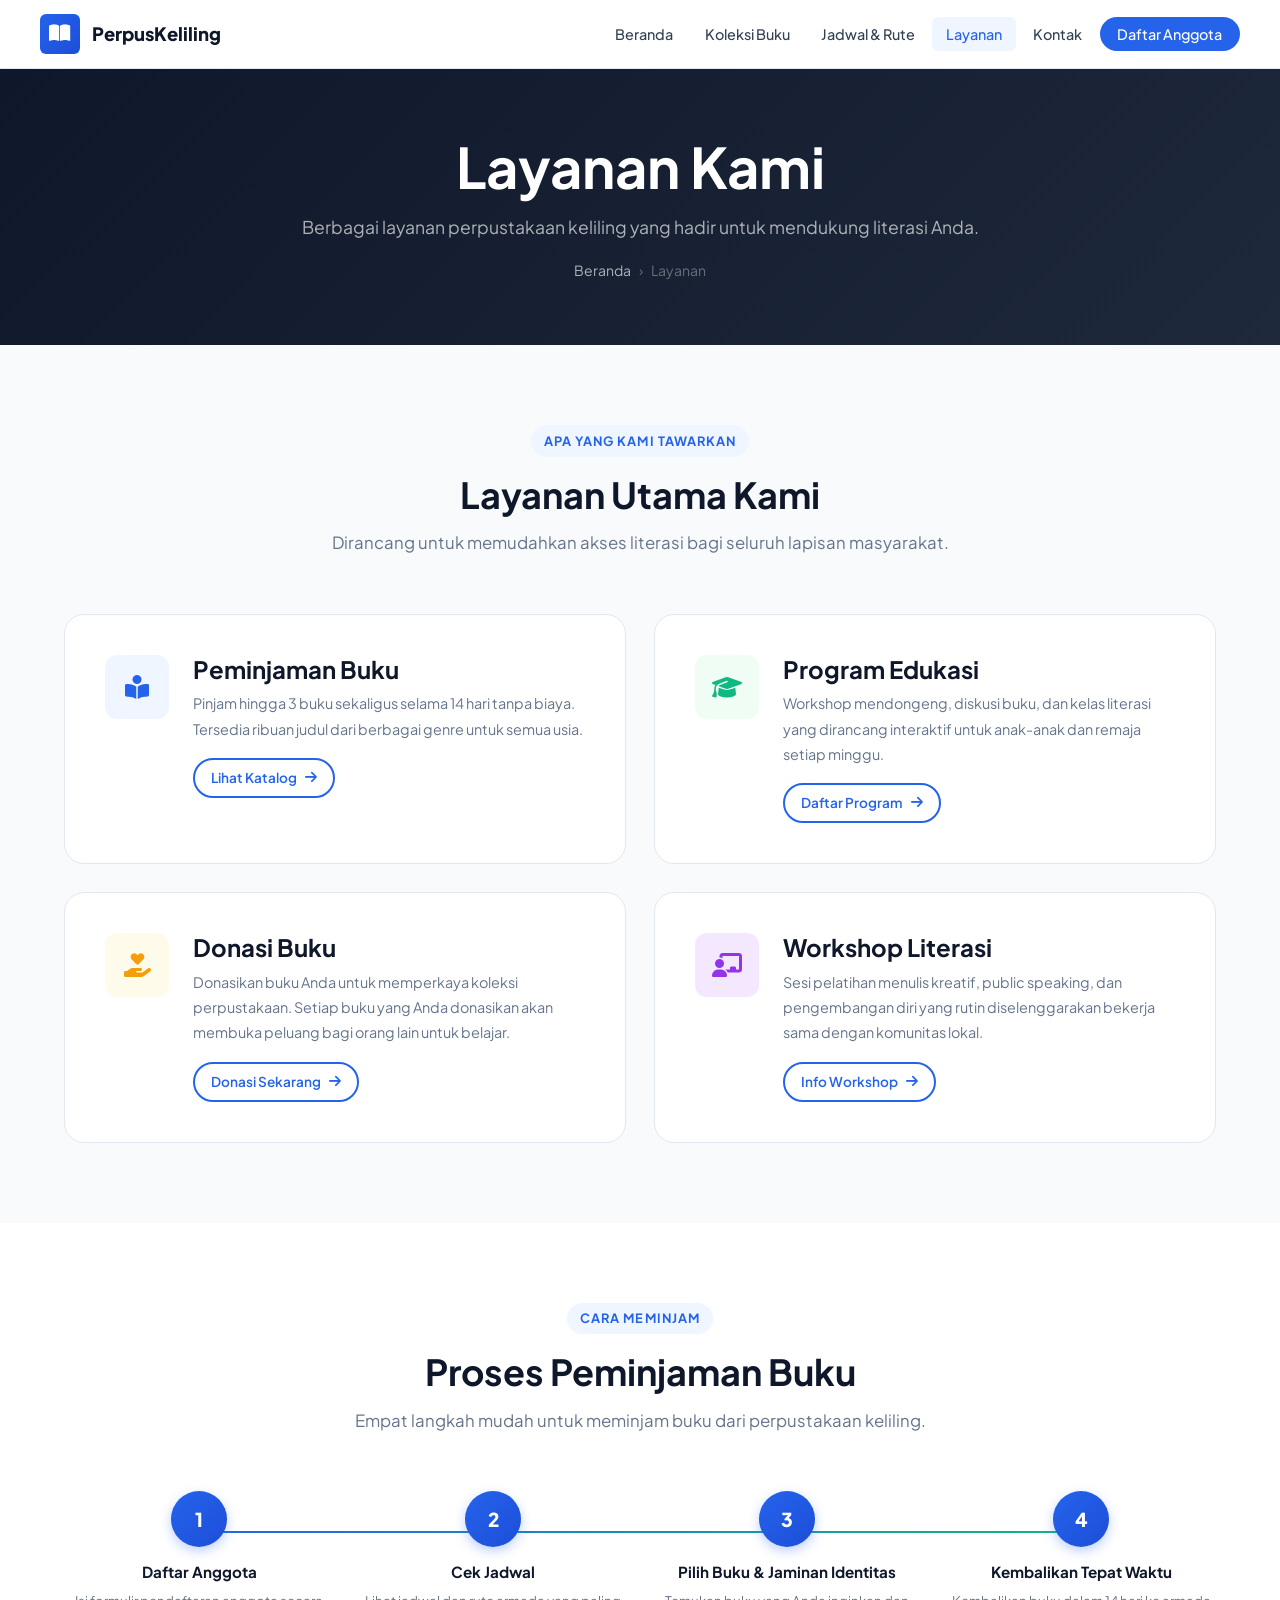
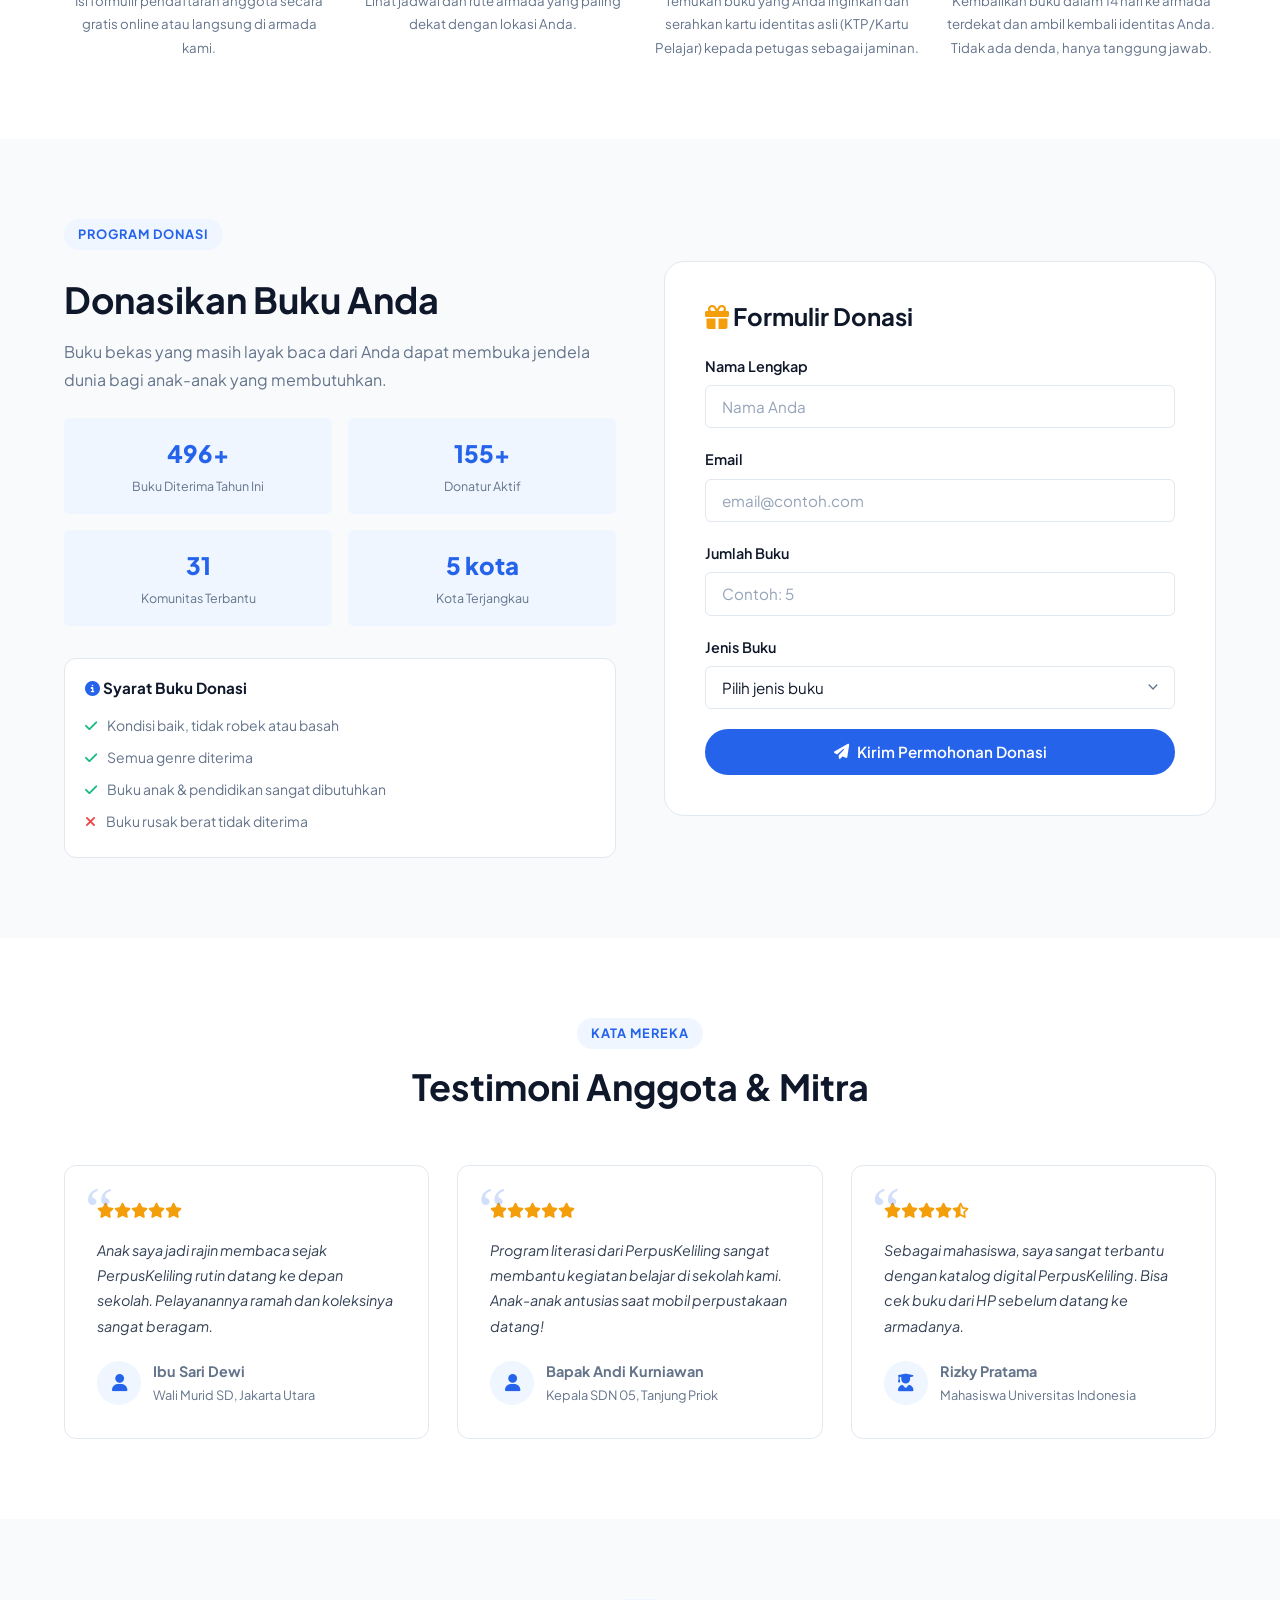
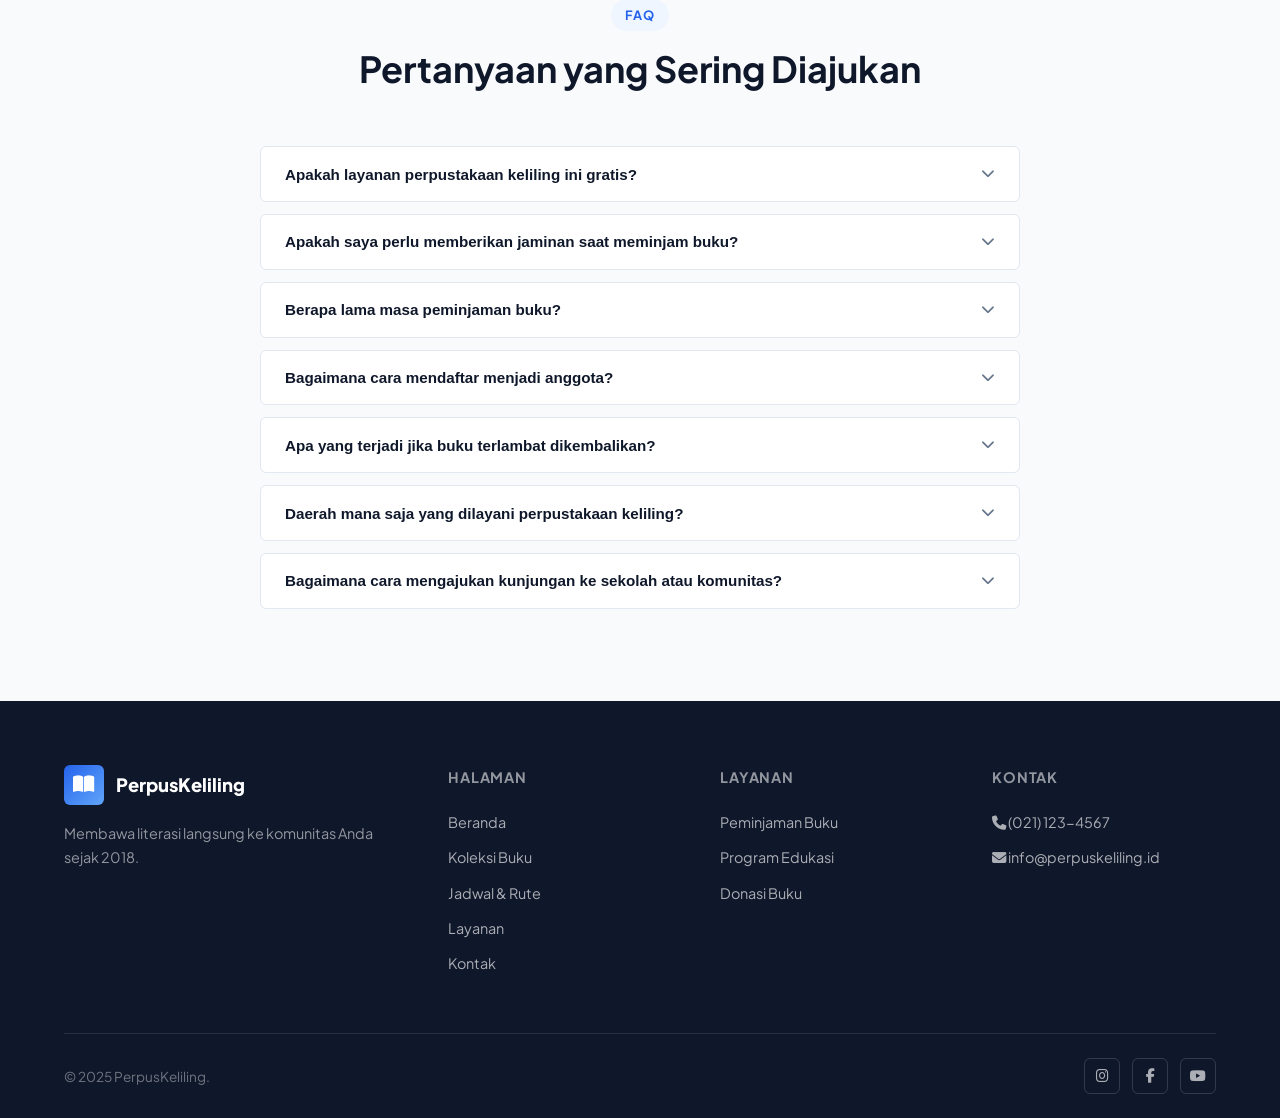
<file: layanan.html>
<!DOCTYPE html>
<html lang="id">

<head>
    <meta charset="UTF-8">
    <meta name="viewport" content="width=device-width, initial-scale=1.0">
    <meta name="description"
        content="Layanan Perpustakaan Keliling — peminjaman buku, program edukasi, donasi, dan workshop literasi.">
    <title>Layanan — Perpustakaan Keliling</title>
    <link rel="preconnect" href="https://fonts.googleapis.com">
    <link rel="preconnect" href="https://fonts.gstatic.com" crossorigin>
    <link
        href="https://fonts.googleapis.com/css2?family=Plus+Jakarta+Sans:wght@300;400;500;600;700;800&family=Merriweather:wght@400;700&display=swap"
        rel="stylesheet">
    <link rel="stylesheet" href="https://cdnjs.cloudflare.com/ajax/libs/font-awesome/6.5.0/css/all.min.css">
    <link rel="stylesheet" href="style.css">
    <style>
        .layanan-grid {
            display: grid;
            grid-template-columns: repeat(2, 1fr);
            gap: 1.75rem;
        }

        .layanan-card {
            background: var(--white);
            border: 1px solid var(--border);
            border-radius: var(--radius-lg);
            padding: 2.5rem;
            display: flex;
            gap: 1.5rem;
            align-items: flex-start;
            transition: var(--transition);
        }

        .layanan-card:hover {
            box-shadow: var(--shadow-lg);
            border-color: var(--primary);
            transform: translateY(-3px);
        }

        .layanan-icon-box {
            width: 64px;
            height: 64px;
            border-radius: var(--radius);
            display: flex;
            align-items: center;
            justify-content: center;
            font-size: 1.5rem;
            flex-shrink: 0;
        }

        .layanan-card h3 {
            margin-bottom: .5rem;
        }

        .layanan-card p {
            font-size: .9rem;
            margin-bottom: 1rem;
        }

        .steps-grid {
            display: grid;
            grid-template-columns: repeat(4, 1fr);
            gap: 1.5rem;
            position: relative;
        }

        .steps-grid::before {
            content: '';
            position: absolute;
            top: 2.5rem;
            left: 10%;
            right: 10%;
            height: 2px;
            background: linear-gradient(90deg, var(--primary), var(--accent));
        }

        .step-item {
            text-align: center;
            position: relative;
            z-index: 1;
        }

        .step-num {
            width: 56px;
            height: 56px;
            background: linear-gradient(135deg, var(--primary), var(--primary-dark));
            border-radius: 50%;
            display: flex;
            align-items: center;
            justify-content: center;
            font-size: 1.2rem;
            font-weight: 800;
            color: #fff;
            margin: 0 auto 1rem;
            box-shadow: 0 4px 12px rgba(37, 99, 235, .3);
        }

        .step-item h4 {
            font-size: .95rem;
            margin-bottom: .5rem;
        }

        .step-item p {
            font-size: .83rem;
        }

        .donasi-layout {
            display: grid;
            grid-template-columns: 1fr 1fr;
            gap: 3rem;
            align-items: center;
        }

        .donasi-info h2 {
            margin-bottom: 1rem;
        }

        .donasi-info p {
            margin-bottom: 1.5rem;
        }

        .donasi-stats {
            display: grid;
            grid-template-columns: 1fr 1fr;
            gap: 1rem;
            margin-bottom: 2rem;
        }

        .donasi-stat {
            background: var(--primary-light);
            border-radius: var(--radius-sm);
            padding: 1rem;
            text-align: center;
        }

        .donasi-stat-num {
            font-size: 1.5rem;
            font-weight: 800;
            color: var(--primary);
            display: block;
        }

        .donasi-stat-label {
            font-size: .78rem;
            color: var(--gray);
        }

        .donasi-form {
            background: var(--white);
            border: 1px solid var(--border);
            border-radius: var(--radius-lg);
            padding: 2.5rem;
        }

        .donasi-form h3 {
            margin-bottom: 1.5rem;
        }

        .testimonial-grid {
            display: grid;
            grid-template-columns: repeat(3, 1fr);
            gap: 1.75rem;
        }

        .testimonial-card {
            background: var(--white);
            border: 1px solid var(--border);
            border-radius: var(--radius);
            padding: 2rem;
            position: relative;
            transition: var(--transition);
        }

        .testimonial-card:hover {
            box-shadow: var(--shadow-lg);
            transform: translateY(-4px);
        }

        .testimonial-card::before {
            content: '\201C';
            position: absolute;
            top: .75rem;
            left: 1.25rem;
            font-size: 4rem;
            color: var(--primary);
            opacity: .2;
            font-family: Georgia, serif;
            line-height: 1;
        }

        .testimonial-stars {
            color: var(--secondary);
            margin-bottom: 1rem;
            font-size: .95rem;
        }

        .testimonial-text {
            font-size: .9rem;
            font-style: italic;
            margin-bottom: 1.25rem;
            color: var(--dark-3);
        }

        .testimonial-author {
            display: flex;
            align-items: center;
            gap: .75rem;
        }

        .author-avatar {
            width: 44px;
            height: 44px;
            border-radius: 50%;
            background: var(--primary-light);
            display: flex;
            align-items: center;
            justify-content: center;
            font-size: 1.1rem;
            color: var(--primary);
            flex-shrink: 0;
        }

        .author-name {
            font-weight: 700;
            font-size: .9rem;
        }

        .author-role {
            font-size: .8rem;
            color: var(--gray);
        }

        .faq-list {
            max-width: 760px;
            margin: 0 auto;
        }

        .faq-item {
            border: 1px solid var(--border);
            border-radius: var(--radius-sm);
            overflow: hidden;
            margin-bottom: .75rem;
            background: var(--white);
        }

        .faq-btn {
            width: 100%;
            display: flex;
            justify-content: space-between;
            align-items: center;
            padding: 1.15rem 1.5rem;
            background: none;
            border: none;
            text-align: left;
            cursor: pointer;
            font-size: .95rem;
            font-weight: 600;
            color: var(--dark);
            gap: 1rem;
            transition: var(--transition);
        }

        .faq-btn:hover,
        .faq-item.open .faq-btn {
            color: var(--primary);
        }

        .faq-icon {
            font-size: .85rem;
            color: var(--gray);
            transition: transform .3s ease;
            flex-shrink: 0;
        }

        .faq-item.open .faq-icon {
            transform: rotate(180deg);
            color: var(--primary);
        }

        .faq-answer {
            max-height: 0;
            overflow: hidden;
            transition: max-height .35s ease, padding .35s ease;
        }

        .faq-item.open .faq-answer {
            max-height: 500px;
        }

        .faq-answer-inner {
            padding: 0 1.5rem 1.25rem;
            font-size: .9rem;
            color: var(--gray);
            line-height: 1.75;
        }

        @media (max-width:900px) {

            .layanan-grid,
            .donasi-layout,
            .testimonial-grid {
                grid-template-columns: 1fr;
            }

            .steps-grid {
                grid-template-columns: repeat(2, 1fr);
            }

            .steps-grid::before {
                display: none;
            }
        }

        @media (max-width:480px) {
            .steps-grid {
                grid-template-columns: 1fr;
            }
        }
    </style>
</head>

<body>
    <nav class="navbar">
        <div class="navbar-inner">
            <a href="index.html" class="navbar-brand">
                <div class="brand-icon"><i class="fas fa-book-open"></i></div>
                <span>PerpusKeliling</span>
            </a>
            <ul class="nav-links">
                <li><a href="index.html">Beranda</a></li>
                <li><a href="koleksi.html">Koleksi Buku</a></li>
                <li><a href="jadwal.html">Jadwal &amp; Rute</a></li>
                <li><a href="layanan.html" class="active">Layanan</a></li>
                <li><a href="kontak.html">Kontak</a></li>
                <li><a href="kontak.html#daftar" class="nav-cta">Daftar Anggota</a></li>
            </ul>
            <button class="hamburger" id="hamburger" aria-label="Menu"><i class="fas fa-bars"></i></button>
        </div>
        <div class="mobile-menu" id="mobileMenu">
            <a href="index.html"><i class="fas fa-home"></i> Beranda</a>
            <a href="koleksi.html"><i class="fas fa-book-open"></i> Koleksi Buku</a>
            <a href="jadwal.html"><i class="fas fa-calendar-alt"></i> Jadwal &amp; Rute</a>
            <a href="layanan.html"><i class="fas fa-th-list"></i> Layanan</a>
            <a href="kontak.html"><i class="fas fa-envelope"></i> Kontak</a>
        </div>
    </nav>

    <section class="page-hero">
        <div class="container">
            <h1>Layanan Kami</h1>
            <p>Berbagai layanan perpustakaan keliling yang hadir untuk mendukung literasi Anda.</p>
            <nav class="breadcrumb"><a href="index.html">Beranda</a><span>&rsaquo;</span><span>Layanan</span></nav>
        </div>
    </section>

    <section class="section" style="background:var(--bg);">
        <div class="container">
            <div class="section-header">
                <span class="section-label">Apa yang Kami Tawarkan</span>
                <h2>Layanan Utama Kami</h2>
                <p>Dirancang untuk memudahkan akses literasi bagi seluruh lapisan masyarakat.</p>
            </div>
            <div class="layanan-grid">
                <div class="layanan-card">
                    <div class="layanan-icon-box" style="background:#EFF6FF;color:var(--primary);"><i
                            class="fas fa-book-reader"></i></div>
                    <div>
                        <h3>Peminjaman Buku</h3>
                        <p>Pinjam hingga 3 buku sekaligus selama 14 hari tanpa biaya. Tersedia ribuan judul dari
                            berbagai genre untuk semua usia.</p><a href="koleksi.html"
                            class="btn btn-outline btn-sm">Lihat Katalog <i class="fas fa-arrow-right"></i></a>
                    </div>
                </div>
                <div class="layanan-card">
                    <div class="layanan-icon-box" style="background:#F0FDF4;color:var(--accent);"><i
                            class="fas fa-graduation-cap"></i></div>
                    <div>
                        <h3>Program Edukasi</h3>
                        <p>Workshop mendongeng, diskusi buku, dan kelas literasi yang dirancang interaktif untuk
                            anak-anak dan remaja setiap minggu.</p><a href="kontak.html"
                            class="btn btn-outline btn-sm">Daftar Program <i class="fas fa-arrow-right"></i></a>
                    </div>
                </div>
                <div class="layanan-card">
                    <div class="layanan-icon-box" style="background:#FFFBEB;color:var(--secondary);"><i
                            class="fas fa-hand-holding-heart"></i></div>
                    <div>
                        <h3>Donasi Buku</h3>
                        <p>Donasikan buku Anda untuk memperkaya koleksi perpustakaan. Setiap buku yang Anda donasikan
                            akan membuka peluang bagi orang lain untuk belajar.</p><a href="#donasi"
                            class="btn btn-outline btn-sm">Donasi Sekarang <i class="fas fa-arrow-right"></i></a>
                    </div>
                </div>
                <div class="layanan-card">
                    <div class="layanan-icon-box" style="background:#F3E8FF;color:#9333EA;"><i
                            class="fas fa-chalkboard-teacher"></i></div>
                    <div>
                        <h3>Workshop Literasi</h3>
                        <p>Sesi pelatihan menulis kreatif, public speaking, dan pengembangan diri yang rutin
                            diselenggarakan bekerja sama dengan komunitas lokal.</p><a href="kontak.html"
                            class="btn btn-outline btn-sm">Info Workshop <i class="fas fa-arrow-right"></i></a>
                    </div>
                </div>
            </div>
        </div>
    </section>

    <section class="section" style="background:var(--white);">
        <div class="container">
            <div class="section-header">
                <span class="section-label">Cara Meminjam</span>
                <h2>Proses Peminjaman Buku</h2>
                <p>Empat langkah mudah untuk meminjam buku dari perpustakaan keliling.</p>
            </div>
            <div class="steps-grid">
                <div class="step-item">
                    <div class="step-num">1</div>
                    <h4>Daftar Anggota</h4>
                    <p>Isi formulir pendaftaran anggota secara gratis online atau langsung di armada kami.</p>
                </div>
                <div class="step-item">
                    <div class="step-num">2</div>
                    <h4>Cek Jadwal</h4>
                    <p>Lihat jadwal dan rute armada yang paling dekat dengan lokasi Anda.</p>
                </div>
                <div class="step-item">
                    <div class="step-num">3</div>
                    <h4>Pilih Buku & Jaminan Identitas</h4>
                    <p>Temukan buku yang Anda inginkan dan serahkan kartu identitas asli (KTP/Kartu Pelajar) kepada
                        petugas sebagai jaminan.</p>
                </div>
                <div class="step-item">
                    <div class="step-num">4</div>
                    <h4>Kembalikan Tepat Waktu</h4>
                    <p>Kembalikan buku dalam 14 hari ke armada terdekat dan ambil kembali identitas Anda. Tidak ada
                        denda, hanya tanggung jawab.</p>
                </div>
            </div>
        </div>
    </section>

    <section class="section" id="donasi" style="background:var(--bg);">
        <div class="container">
            <div class="donasi-layout">
                <div class="donasi-info">
                    <span class="section-label">Program Donasi</span>
                    <h2 style="margin-top:.75rem;">Donasikan Buku Anda</h2>
                    <p>Buku bekas yang masih layak baca dari Anda dapat membuka jendela dunia bagi anak-anak yang
                        membutuhkan.</p>
                    <div class="donasi-stats">
                        <div class="donasi-stat"><span class="donasi-stat-num" data-target="1250"
                                data-suffix="+">0</span><span class="donasi-stat-label">Buku Diterima Tahun Ini</span>
                        </div>
                        <div class="donasi-stat"><span class="donasi-stat-num" data-target="340"
                                data-suffix="+">0</span><span class="donasi-stat-label">Donatur Aktif</span></div>
                        <div class="donasi-stat"><span class="donasi-stat-num" data-target="48">0</span><span
                                class="donasi-stat-label">Komunitas Terbantu</span></div>
                        <div class="donasi-stat"><span class="donasi-stat-num" data-target="5"
                                data-suffix=" kota">0</span><span class="donasi-stat-label">Kota Terjangkau</span></div>
                    </div>
                    <div
                        style="background:var(--white);border:1px solid var(--border);border-radius:var(--radius);padding:1.25rem;">
                        <h4 style="font-size:.95rem;margin-bottom:.75rem;"><i class="fas fa-info-circle"
                                style="color:var(--primary);"></i> Syarat Buku Donasi</h4>
                        <ul style="list-style:none;font-size:.875rem;color:var(--gray);">
                            <li style="padding:.3rem 0;"><i class="fas fa-check"
                                    style="color:var(--accent);margin-right:.5rem;"></i> Kondisi baik, tidak robek atau
                                basah</li>
                            <li style="padding:.3rem 0;"><i class="fas fa-check"
                                    style="color:var(--accent);margin-right:.5rem;"></i> Semua genre diterima</li>
                            <li style="padding:.3rem 0;"><i class="fas fa-check"
                                    style="color:var(--accent);margin-right:.5rem;"></i> Buku anak &amp; pendidikan
                                sangat dibutuhkan</li>
                            <li style="padding:.3rem 0;"><i class="fas fa-times"
                                    style="color:var(--danger);margin-right:.5rem;"></i> Buku rusak berat tidak diterima
                            </li>
                        </ul>
                    </div>
                </div>
                <div class="donasi-form">
                    <h3><i class="fas fa-gift" style="color:var(--secondary);"></i> Formulir Donasi</h3>
                    <form id="formDonasi">
                        <div class="form-group">
                            <label class="form-label" for="namaDonatur">Nama Lengkap</label>
                            <input type="text" id="namaDonatur" class="form-control" placeholder="Nama Anda" required>
                        </div>
                        <div class="form-group">
                            <label class="form-label" for="emailDonatur">Email</label>
                            <input type="email" id="emailDonatur" class="form-control" placeholder="email@contoh.com"
                                required>
                        </div>
                        <div class="form-group">
                            <label class="form-label" for="jumlahBuku">Jumlah Buku</label>
                            <input type="number" id="jumlahBuku" class="form-control" placeholder="Contoh: 5" min="1"
                                required>
                        </div>
                        <div class="form-group">
                            <label class="form-label" for="jenisBuku">Jenis Buku</label>
                            <select id="jenisBuku" class="form-control" required>
                                <option value="">Pilih jenis buku</option>
                                <option value="anak">Buku Anak-Anak</option>
                                <option value="fiksi">Fiksi &amp; Novel</option>
                                <option value="nonfiksi">Non-Fiksi</option>
                                <option value="pelajaran">Buku Pelajaran</option>
                                <option value="campuran">Campuran</option>
                            </select>
                        </div>
                        <div id="alertDonasi"></div>
                        <button type="submit" class="btn btn-primary" style="width:100%;justify-content:center;"><i
                                class="fas fa-paper-plane"></i> Kirim Permohonan Donasi</button>
                    </form>
                </div>
            </div>
        </div>
    </section>

    <section class="section" style="background:var(--white);">
        <div class="container">
            <div class="section-header">
                <span class="section-label">Kata Mereka</span>
                <h2>Testimoni Anggota &amp; Mitra</h2>
            </div>
            <div class="testimonial-grid">
                <div class="testimonial-card">
                    <div class="testimonial-stars"><i class="fas fa-star"></i><i class="fas fa-star"></i><i
                            class="fas fa-star"></i><i class="fas fa-star"></i><i class="fas fa-star"></i></div>
                    <p class="testimonial-text">Anak saya jadi rajin membaca sejak PerpusKeliling rutin datang ke depan
                        sekolah. Pelayanannya ramah dan koleksinya sangat beragam.</p>
                    <div class="testimonial-author">
                        <div class="author-avatar"><i class="fas fa-user"></i></div>
                        <div>
                            <p class="author-name">Ibu Sari Dewi</p>
                            <p class="author-role">Wali Murid SD, Jakarta Utara</p>
                        </div>
                    </div>
                </div>
                <div class="testimonial-card">
                    <div class="testimonial-stars"><i class="fas fa-star"></i><i class="fas fa-star"></i><i
                            class="fas fa-star"></i><i class="fas fa-star"></i><i class="fas fa-star"></i></div>
                    <p class="testimonial-text">Program literasi dari PerpusKeliling sangat membantu kegiatan belajar di
                        sekolah kami. Anak-anak antusias saat mobil perpustakaan datang!</p>
                    <div class="testimonial-author">
                        <div class="author-avatar"><i class="fas fa-user"></i></div>
                        <div>
                            <p class="author-name">Bapak Andi Kurniawan</p>
                            <p class="author-role">Kepala SDN 05, Tanjung Priok</p>
                        </div>
                    </div>
                </div>
                <div class="testimonial-card">
                    <div class="testimonial-stars"><i class="fas fa-star"></i><i class="fas fa-star"></i><i
                            class="fas fa-star"></i><i class="fas fa-star"></i><i class="fas fa-star-half-alt"></i>
                    </div>
                    <p class="testimonial-text">Sebagai mahasiswa, saya sangat terbantu dengan katalog digital
                        PerpusKeliling. Bisa cek buku dari HP sebelum datang ke armadanya.</p>
                    <div class="testimonial-author">
                        <div class="author-avatar"><i class="fas fa-user-graduate"></i></div>
                        <div>
                            <p class="author-name">Rizky Pratama</p>
                            <p class="author-role">Mahasiswa Universitas Indonesia</p>
                        </div>
                    </div>
                </div>
            </div>
        </div>
    </section>

    <section class="section" style="background:var(--bg);">
        <div class="container">
            <div class="section-header">
                <span class="section-label">FAQ</span>
                <h2>Pertanyaan yang Sering Diajukan</h2>
            </div>
            <div class="faq-list">
                <div class="faq-item"><button class="faq-btn" onclick="toggleFaq(this)">Apakah layanan perpustakaan
                        keliling ini gratis?<i class="fas fa-chevron-down faq-icon"></i></button>
                    <div class="faq-answer">
                        <div class="faq-answer-inner">Ya, seluruh layanan peminjaman buku perpustakaan keliling kami
                            sepenuhnya gratis. Anda hanya perlu mendaftar sebagai anggota, tanpa biaya pendaftaran
                            maupun biaya peminjaman.</div>
                    </div>
                </div>
                <div class="faq-item"><button class="faq-btn" onclick="toggleFaq(this)">Apakah saya perlu memberikan
                        jaminan saat meminjam buku?<i class="fas fa-chevron-down faq-icon"></i></button>
                    <div class="faq-answer">
                        <div class="faq-answer-inner">Ya, untuk menjaga keamanan dan ketertiban koleksi, peminjam
                            diwajibkan menyerahkan kartu identitas asli (seperti KTP, KIA, atau Kartu Pelajar) yang
                            masih berlaku. Kartu akan dikembalikan saat Anda mengembalikan buku ke petugas.</div>
                    </div>
                </div>
                <div class="faq-item"><button class="faq-btn" onclick="toggleFaq(this)">Berapa lama masa peminjaman
                        buku?<i class="fas fa-chevron-down faq-icon"></i></button>
                    <div class="faq-answer">
                        <div class="faq-answer-inner">Masa peminjaman adalah 14 hari kalender. Buku dapat dipinjam
                            maksimal 3 judul dalam satu waktu. Perpanjangan dapat dilakukan satu kali dengan menghubungi
                            petugas armada.</div>
                    </div>
                </div>
                <div class="faq-item"><button class="faq-btn" onclick="toggleFaq(this)">Bagaimana cara mendaftar menjadi
                        anggota?<i class="fas fa-chevron-down faq-icon"></i></button>
                    <div class="faq-answer">
                        <div class="faq-answer-inner">Pendaftaran dapat dilakukan secara online melalui halaman Kontak
                            kami, atau langsung di armada perpustakaan keliling saat kunjungan. Cukup bawa KTP atau
                            kartu pelajar.</div>
                    </div>
                </div>
                <div class="faq-item"><button class="faq-btn" onclick="toggleFaq(this)">Apa yang terjadi jika buku
                        terlambat dikembalikan?<i class="fas fa-chevron-down faq-icon"></i></button>
                    <div class="faq-answer">
                        <div class="faq-answer-inner">Kami tidak mengenakan denda keterlambatan. Namun, anggota yang
                            sering terlambat akan diingatkan dan hak peminjaman bisa ditangguhkan sementara untuk
                            menjaga ketertiban koleksi.</div>
                    </div>
                </div>
                <div class="faq-item"><button class="faq-btn" onclick="toggleFaq(this)">Daerah mana saja yang dilayani
                        perpustakaan keliling?<i class="fas fa-chevron-down faq-icon"></i></button>
                    <div class="faq-answer">
                        <div class="faq-answer-inner">Saat ini kami melayani wilayah Jakarta Utara, meliputi kecamatan
                            Cilincing, Koja, Tanjung Priok, Pademangan, dan Penjaringan. Rencana ekspansi ke wilayah
                            lain sedang dalam proses.</div>
                    </div>
                </div>
                <div class="faq-item"><button class="faq-btn" onclick="toggleFaq(this)">Bagaimana cara mengajukan
                        kunjungan ke sekolah atau komunitas?<i class="fas fa-chevron-down faq-icon"></i></button>
                    <div class="faq-answer">
                        <div class="faq-answer-inner">Ajukan permohonan kunjungan melalui formulir di halaman Kontak
                            kami dengan subjek "Kunjungan Sekolah/Komunitas". Tim kami akan menghubungi Anda dalam 3
                            hari kerja untuk konfirmasi jadwal.</div>
                    </div>
                </div>
            </div>
        </div>
    </section>

    <footer class="footer">
        <div class="container">
            <div class="footer-grid">
                <div>
                    <div class="footer-brand">
                        <div class="brand-icon"><i class="fas fa-book-open"></i></div>PerpusKeliling
                    </div>
                    <p>Membawa literasi langsung ke komunitas Anda sejak 2018.</p>
                </div>
                <div>
                    <p class="footer-heading">Halaman</p>
                    <ul class="footer-links">
                        <li><a href="index.html">Beranda</a></li>
                        <li><a href="koleksi.html">Koleksi Buku</a></li>
                        <li><a href="jadwal.html">Jadwal &amp; Rute</a></li>
                        <li><a href="layanan.html">Layanan</a></li>
                        <li><a href="kontak.html">Kontak</a></li>
                    </ul>
                </div>
                <div>
                    <p class="footer-heading">Layanan</p>
                    <ul class="footer-links">
                        <li><a href="layanan.html">Peminjaman Buku</a></li>
                        <li><a href="layanan.html">Program Edukasi</a></li>
                        <li><a href="layanan.html">Donasi Buku</a></li>
                    </ul>
                </div>
                <div>
                    <p class="footer-heading">Kontak</p>
                    <ul class="footer-links">
                        <li><a href="tel:+62211234567"><i class="fas fa-phone"></i> (021) 123-4567</a></li>
                        <li><a href="mailto:info@perpuskeliling.id"><i class="fas fa-envelope"></i>
                                info@perpuskeliling.id</a></li>
                    </ul>
                </div>
            </div>
            <div class="footer-bottom">
                <p style="color:rgba(255,255,255,.4);font-size:.85rem;">&copy; 2025 PerpusKeliling.</p>
                <div class="footer-socials"><a href="#" aria-label="Instagram"><i class="fab fa-instagram"></i></a><a
                        href="#" aria-label="Facebook"><i class="fab fa-facebook-f"></i></a><a href="#"
                        aria-label="YouTube"><i class="fab fa-youtube"></i></a></div>
            </div>
        </div>
    </footer>
    <button class="scroll-top" id="scrollTopBtn" aria-label="Kembali ke atas"><i class="fas fa-chevron-up"></i></button>

    <script src="main.js"></script>
    <script>
        function toggleFaq(btn) {
            var item = btn.parentElement;
            var isOpen = item.classList.contains('open');
            document.querySelectorAll('.faq-item.open').forEach(function (other) { other.classList.remove('open'); });
            if (!isOpen) item.classList.add('open');
        }

        document.getElementById('formDonasi').addEventListener('submit', function (e) {
            e.preventDefault();
            var nama = document.getElementById('namaDonatur').value.trim();
            var email = document.getElementById('emailDonatur').value.trim();
            var jumlah = document.getElementById('jumlahBuku').value;
            var jenis = document.getElementById('jenisBuku').value;
            var alertEl = document.getElementById('alertDonasi');
            if (!nama || !email || !jumlah || !jenis) { alertEl.innerHTML = '<div class="alert alert-error"><i class="fas fa-exclamation-circle"></i> Harap lengkapi semua kolom formulir.</div>'; return; }
            alertEl.innerHTML = '<div class="alert alert-success"><i class="fas fa-check-circle"></i> Terima kasih, <strong>' + nama + '</strong>! Permohonan donasi ' + jumlah + ' buku Anda sudah kami terima. Tim kami akan menghubungi Anda segera.</div>';
            this.reset();
            showToast('Formulir donasi berhasil dikirim!', 'success');
        });
    </script>
</body>

</html>
</file>
<file: style.css>
@import url('https://fonts.googleapis.com/css2?family=Plus+Jakarta+Sans:wght@300;400;500;600;700;800&family=Merriweather:ital,wght@0,400;0,700;1,400&display=swap');

:root {
  --primary: #2563EB; --primary-dark: #1D4ED8; --primary-light: #EFF6FF;
  --secondary: #F59E0B; --secondary-dark: #D97706; --accent: #10B981;
  --danger: #EF4444; --dark: #0F172A; --dark-2: #1E293B; --dark-3: #334155;
  --gray: #64748B; --gray-light: #94A3B8; --border: #E2E8F0;
  --bg: #F8FAFC; --white: #FFFFFF;
  --shadow-sm: 0 1px 3px rgba(0,0,0,.08),0 1px 2px rgba(0,0,0,.04);
  --shadow: 0 4px 6px -1px rgba(0,0,0,.1),0 2px 4px -1px rgba(0,0,0,.06);
  --shadow-lg: 0 10px 15px -3px rgba(0,0,0,.1),0 4px 6px -2px rgba(0,0,0,.05);
  --shadow-xl: 0 20px 25px -5px rgba(0,0,0,.1),0 10px 10px -5px rgba(0,0,0,.04);
  --radius-sm: 6px; --radius: 12px; --radius-lg: 20px; --radius-full: 9999px;
  --transition: all .25s cubic-bezier(.4,0,.2,1);
  --font-body: 'Plus Jakarta Sans', sans-serif;
  --font-serif: 'Merriweather', serif;
}

*, *::before, *::after { box-sizing: border-box; margin: 0; padding: 0; }
html { scroll-behavior: smooth; font-size: 16px; }
body { font-family: var(--font-body); background-color: var(--bg); color: var(--dark); line-height: 1.6; overflow-x: hidden; }
a { color: var(--primary); text-decoration: none; transition: var(--transition); }
a:hover { color: var(--primary-dark); }
img { max-width: 100%; height: auto; display: block; }
ul, ol { list-style: none; }
h1,h2,h3,h4,h5,h6 { font-weight: 700; line-height: 1.2; color: var(--dark); }
h1 { font-size: clamp(2rem,5vw,3.5rem); }
h2 { font-size: clamp(1.5rem,3vw,2.25rem); }
h3 { font-size: clamp(1.2rem,2vw,1.5rem); }
p { color: var(--gray); line-height: 1.75; }

.container { width: 100%; max-width: 1200px; margin: 0 auto; padding: 0 1.5rem; }

/* NAV */
.navbar { position: sticky; top: 0; z-index: 1000; background: rgba(255,255,255,.92); backdrop-filter: blur(16px); -webkit-backdrop-filter: blur(16px); border-bottom: 1px solid var(--border); padding: 0 1.5rem; transition: var(--transition); }
.navbar-inner { max-width: 1200px; margin: 0 auto; height: 68px; display: flex; align-items: center; justify-content: space-between; gap: 2rem; }
.navbar-brand { display: flex; align-items: center; gap: .75rem; font-weight: 800; font-size: 1.15rem; color: var(--dark); white-space: nowrap; }
.navbar-brand:hover { color: var(--primary); }
.brand-icon { width: 40px; height: 40px; background: linear-gradient(135deg, var(--primary), var(--primary-dark)); border-radius: var(--radius-sm); display: flex; align-items: center; justify-content: center; color: #fff; font-size: 1.2rem; flex-shrink: 0; }
.nav-links { display: flex; align-items: center; gap: .25rem; }
.nav-links a { padding: .5rem .85rem; border-radius: var(--radius-sm); font-size: .9rem; font-weight: 500; color: var(--dark-3); transition: var(--transition); white-space: nowrap; }
.nav-links a:hover, .nav-links a.active { background: var(--primary-light); color: var(--primary); }
.nav-cta { background: var(--primary) !important; color: #fff !important; padding: .5rem 1.1rem !important; border-radius: var(--radius-full) !important; }
.nav-cta:hover { background: var(--primary-dark) !important; color: #fff !important; }
.hamburger { display: none; background: none; border: none; cursor: pointer; padding: .4rem; border-radius: var(--radius-sm); transition: var(--transition); }
.hamburger:hover { background: var(--border); }
.hamburger span { display: block; width: 24px; height: 2px; background: var(--dark); border-radius: 99px; transition: var(--transition); margin: 5px 0; }
.mobile-menu { display: none; background: var(--white); border-top: 1px solid var(--border); padding: 1rem 1.5rem; }
.mobile-menu.open { display: block; }
.mobile-menu a { display: block; padding: .75rem 0; font-weight: 500; color: var(--dark-3); border-bottom: 1px solid var(--border); }
.mobile-menu a:last-child { border-bottom: none; }
.mobile-menu a:hover, .mobile-menu a.active { color: var(--primary); }

/* BUTTONS */
.btn { display: inline-flex; align-items: center; gap: .5rem; padding: .7rem 1.5rem; border-radius: var(--radius-full); font-family: var(--font-body); font-size: .95rem; font-weight: 600; cursor: pointer; border: 2px solid transparent; transition: var(--transition); white-space: nowrap; text-decoration: none; }
.btn:focus-visible { outline: 3px solid var(--primary); outline-offset: 2px; }
.btn-primary { background: var(--primary); color: #fff; border-color: var(--primary); }
.btn-primary:hover { background: var(--primary-dark); border-color: var(--primary-dark); color: #fff; transform: translateY(-1px); box-shadow: var(--shadow-lg); }
.btn-secondary { background: var(--secondary); color: var(--dark); border-color: var(--secondary); }
.btn-secondary:hover { background: var(--secondary-dark); border-color: var(--secondary-dark); color: var(--dark); transform: translateY(-1px); }
.btn-outline { background: transparent; color: var(--primary); border-color: var(--primary); }
.btn-outline:hover { background: var(--primary); color: #fff; transform: translateY(-1px); }
.btn-white { background: #fff; color: var(--primary); border-color: #fff; }
.btn-white:hover { background: var(--primary-light); border-color: var(--primary-light); color: var(--primary); }
.btn-sm { padding: .45rem 1rem; font-size: .85rem; }
.btn-lg { padding: .9rem 2rem; font-size: 1rem; }

/* CARD */
.card { background: var(--white); border-radius: var(--radius); box-shadow: var(--shadow-sm); border: 1px solid var(--border); overflow: hidden; transition: var(--transition); }
.card:hover { box-shadow: var(--shadow-lg); transform: translateY(-4px); border-color: transparent; }

/* SECTION */
.section { padding: 5rem 0; }
.section-sm { padding: 3rem 0; }
.section-header { text-align: center; max-width: 680px; margin: 0 auto 3.5rem; }
.section-label { display: inline-block; background: var(--primary-light); color: var(--primary); font-size: .8rem; font-weight: 700; letter-spacing: .08em; text-transform: uppercase; padding: .35rem .85rem; border-radius: var(--radius-full); margin-bottom: 1rem; }
.section-header h2 { margin-bottom: .75rem; }
.section-header p { font-size: 1.05rem; }

/* BADGES */
.badge { display: inline-flex; align-items: center; gap: .3rem; padding: .25rem .7rem; border-radius: var(--radius-full); font-size: .78rem; font-weight: 600; }
.badge-blue { background: #DBEAFE; color: #1D4ED8; }
.badge-green { background: #D1FAE5; color: #065F46; }
.badge-yellow { background: #FEF3C7; color: #92400E; }
.badge-red { background: #FEE2E2; color: #991B1B; }
.badge-gray { background: #F1F5F9; color: #475569; }

/* FORMS */
.form-group { margin-bottom: 1.25rem; }
.form-label { display: block; font-size: .9rem; font-weight: 600; color: var(--dark); margin-bottom: .45rem; }
.form-control { width: 100%; padding: .7rem 1rem; border: 1.5px solid var(--border); border-radius: var(--radius-sm); font-family: var(--font-body); font-size: .95rem; color: var(--dark); background: var(--white); transition: var(--transition); outline: none; }
.form-control:focus { border-color: var(--primary); box-shadow: 0 0 0 3px rgba(37,99,235,.12); }
.form-control::placeholder { color: var(--gray-light); }
textarea.form-control { resize: vertical; min-height: 120px; }
select.form-control { appearance: none; background-image: url("data:image/svg+xml,%3Csvg xmlns='http://www.w3.org/2000/svg' viewBox='0 0 20 20' fill='%2364748B'%3E%3Cpath fill-rule='evenodd' d='M5.23 7.21a.75.75 0 011.06.02L10 11.168l3.71-3.938a.75.75 0 111.08 1.04l-4.25 4.5a.75.75 0 01-1.08 0l-4.25-4.5a.75.75 0 01.02-1.06z' clip-rule='evenodd'/%3E%3C/svg%3E"); background-repeat: no-repeat; background-position: right .75rem center; background-size: 1.15rem; padding-right: 2.5rem; cursor: pointer; }

/* TABLE */
.table-wrapper { width: 100%; overflow-x: auto; border-radius: var(--radius); box-shadow: var(--shadow-sm); border: 1px solid var(--border); }
table { width: 100%; border-collapse: collapse; font-size: .92rem; }
thead { background: var(--dark); color: var(--white); }
thead th { padding: 1rem 1.25rem; text-align: left; font-weight: 600; font-size: .85rem; letter-spacing: .04em; text-transform: uppercase; white-space: nowrap; }
tbody tr { border-bottom: 1px solid var(--border); transition: var(--transition); }
tbody tr:hover { background: var(--primary-light); }
tbody tr:last-child { border-bottom: none; }
tbody td { padding: .9rem 1.25rem; color: var(--dark-3); vertical-align: middle; }

/* FOOTER */
.footer { background: var(--dark); color: rgba(255,255,255,.7); padding: 4rem 0 0; }
.footer-grid { display: grid; grid-template-columns: 1.5fr repeat(3,1fr); gap: 3rem; margin-bottom: 3rem; }
.footer-brand { display: flex; align-items: center; gap: .75rem; font-weight: 800; font-size: 1.15rem; color: #fff; margin-bottom: 1rem; }
.footer-brand .brand-icon { background: linear-gradient(135deg, var(--primary), #60A5FA); }
.footer p { color: rgba(255,255,255,.55); font-size: .9rem; line-height: 1.7; }
.footer-heading { font-size: .85rem; font-weight: 700; letter-spacing: .06em; text-transform: uppercase; color: rgba(255,255,255,.4); margin-bottom: 1.25rem; }
.footer-links li { margin-bottom: .6rem; }
.footer-links a { color: rgba(255,255,255,.65); font-size: .9rem; transition: var(--transition); }
.footer-links a:hover { color: var(--white); }
.footer-bottom { border-top: 1px solid rgba(255,255,255,.1); padding: 1.5rem 0; display: flex; align-items: center; justify-content: space-between; flex-wrap: wrap; gap: 1rem; font-size: .85rem; }
.footer-socials { display: flex; gap: .75rem; }
.footer-socials a { width: 36px; height: 36px; border-radius: var(--radius-sm); border: 1px solid rgba(255,255,255,.15); display: flex; align-items: center; justify-content: center; color: rgba(255,255,255,.65); font-size: .9rem; transition: var(--transition); }
.footer-socials a:hover { background: var(--primary); border-color: var(--primary); color: #fff; }

/* PAGE HERO */
.page-hero { background: linear-gradient(135deg, var(--dark) 0%, var(--dark-2) 100%); color: #fff; padding: 4rem 0; text-align: center; }
.page-hero h1 { color: #fff; margin-bottom: .75rem; }
.page-hero p { color: rgba(255,255,255,.65); font-size: 1.1rem; }
.breadcrumb { display: flex; align-items: center; gap: .5rem; justify-content: center; font-size: .875rem; margin-top: 1rem; }
.breadcrumb a { color: rgba(255,255,255,.65); }
.breadcrumb a:hover { color: #fff; }
.breadcrumb span { color: rgba(255,255,255,.35); }

/* SEARCH */
.search-bar { display: flex; gap: .5rem; max-width: 560px; margin: 0 auto; }
.search-bar .form-control { border-radius: var(--radius-full); padding: .75rem 1.4rem; }
.search-bar .btn { flex-shrink: 0; }

/* STATS */
.stats-grid { display: grid; grid-template-columns: repeat(4,1fr); gap: 1.5rem; }
.stat-item { text-align: center; padding: 2rem 1rem; }
.stat-number { font-size: 2.5rem; font-weight: 800; color: var(--primary); line-height: 1; margin-bottom: .35rem; }
.stat-label { font-size: .9rem; color: var(--gray); font-weight: 500; }

/* ALERTS */
.alert { padding: 1rem 1.25rem; border-radius: var(--radius-sm); font-size: .9rem; font-weight: 500; display: flex; align-items: flex-start; gap: .75rem; margin-bottom: 1rem; }
.alert-success { background: #D1FAE5; color: #065F46; border: 1px solid #A7F3D0; }
.alert-error { background: #FEE2E2; color: #991B1B; border: 1px solid #FECACA; }
.alert-info { background: #DBEAFE; color: #1E40AF; border: 1px solid #BFDBFE; }
.alert-warning { background: #FEF3C7; color: #92400E; border: 1px solid #FDE68A; }

/* UTILITIES */
.text-center { text-align: center; } .text-right { text-align: right; }
.flex { display: flex; } .flex-center { display: flex; align-items: center; justify-content: center; }
.gap-1 { gap: .5rem; } .gap-2 { gap: 1rem; } .gap-3 { gap: 1.5rem; }
.mt-1 { margin-top: .5rem; } .mt-2 { margin-top: 1rem; } .mt-3 { margin-top: 1.5rem; }
.mb-1 { margin-bottom: .5rem; } .mb-2 { margin-bottom: 1rem; } .mb-3 { margin-bottom: 1.5rem; }
.hidden { display: none !important; }
.sr-only { position: absolute; width: 1px; height: 1px; overflow: hidden; clip: rect(0,0,0,0); }
.grid-2 { display: grid; grid-template-columns: repeat(2,1fr); gap: 1.5rem; }
.grid-3 { display: grid; grid-template-columns: repeat(3,1fr); gap: 1.5rem; }
.grid-4 { display: grid; grid-template-columns: repeat(4,1fr); gap: 1.5rem; }

/* SCROLL TOP */
.scroll-top { position: fixed; bottom: 2rem; right: 2rem; width: 46px; height: 46px; background: var(--primary); color: #fff; border: none; border-radius: var(--radius-full); cursor: pointer; display: flex; align-items: center; justify-content: center; font-size: 1.1rem; box-shadow: var(--shadow-lg); transition: var(--transition); z-index: 900; opacity: 0; pointer-events: none; transform: translateY(10px); }
.scroll-top.visible { opacity: 1; pointer-events: all; transform: translateY(0); }
.scroll-top:hover { background: var(--primary-dark); transform: translateY(-3px); }

/* MODAL */
.modal-overlay { position: fixed; inset: 0; background: rgba(0,0,0,.5); display: flex; align-items: center; justify-content: center; z-index: 2000; padding: 1rem; opacity: 0; pointer-events: none; transition: var(--transition); }
.modal-overlay.open { opacity: 1; pointer-events: all; }
.modal-box { background: var(--white); border-radius: var(--radius-lg); box-shadow: var(--shadow-xl); padding: 2.5rem; width: 100%; max-width: 520px; max-height: 90vh; overflow-y: auto; transform: scale(.95) translateY(20px); transition: var(--transition); }
.modal-overlay.open .modal-box { transform: scale(1) translateY(0); }
.modal-header { display: flex; align-items: center; justify-content: space-between; margin-bottom: 1.5rem; }
.modal-close { background: none; border: none; cursor: pointer; padding: .35rem; border-radius: var(--radius-sm); color: var(--gray); font-size: 1.25rem; line-height: 1; transition: var(--transition); }
.modal-close:hover { background: var(--border); color: var(--dark); }

/* PROFIL (from index.css inline) */
.profil-badge { display: inline-block; background-color: #EFF6FF; color: #2563EB; font-size: .75rem; font-weight: 700; padding: .4rem 1rem; border-radius: 9999px; text-transform: uppercase; letter-spacing: .05em; margin-bottom: 1.25rem; }
.profil-heading { font-size: 2.25rem; font-weight: 700; color: #0F172A; line-height: 1.3; margin-bottom: 1rem; letter-spacing: -.02em; }
.profil-desc { color: #64748B; font-size: 1rem; line-height: 1.6; max-width: 90%; }
.video-container { border-radius: 12px; overflow: hidden; box-shadow: 0 10px 25px rgba(0,0,0,.05); background-color: #202020; border: 1px solid #E2E8F0; }
.video-ratio { position: relative; padding-top: 56.25%; }
.video-ratio iframe { position: absolute; inset: 0; width: 100%; height: 100%; }

/* MEDIA QUERIES */
@media (max-width: 1024px) {
  .footer-grid { grid-template-columns: 1fr 1fr; }
  .stats-grid { grid-template-columns: repeat(2,1fr); }
  .features-grid { grid-template-columns: repeat(2,1fr); }
  .news-grid { grid-template-columns: repeat(2,1fr); }
}
@media (max-width: 768px) {
  .nav-links { display: none; }
  .hamburger { display: block; }
  .grid-2, .grid-3, .grid-4 { grid-template-columns: 1fr; }
  .footer-grid { grid-template-columns: 1fr; gap: 2rem; }
  .footer-bottom { flex-direction: column; text-align: center; }
  .section { padding: 3.5rem 0; }
  .stats-grid { grid-template-columns: repeat(2,1fr); }
  .hero-inner { grid-template-columns: 1fr; text-align: center; }
  .hero p { max-width: none; }
  .hero-actions, .hero-stats { justify-content: center; }
  .hero-visual { display: none; }
  .features-grid, .news-grid, .rute-preview { grid-template-columns: 1fr; }
}
@media (max-width: 480px) {
  .stats-grid { grid-template-columns: 1fr 1fr; }
  .btn-lg { padding: .8rem 1.4rem; }
  .modal-box { padding: 1.5rem; }
  .search-bar { flex-direction: column; }
  .search-bar .form-control { border-radius: var(--radius-sm); }
}
</file>
<file: index.css>
/* Hero Section */
.hero {
  position: relative;
  min-height: 92vh;
  display: flex;
  align-items: center;
  background: linear-gradient(135deg, #0F172A 0%, #1E293B 50%, #1a3055 100%);
  overflow: hidden;
  padding: 5rem 0;
}

.hero::before,
.hero::after {
  content: '';
  position: absolute;
  border-radius: 50%;
  filter: blur(80px);
  opacity: .35;
  pointer-events: none;
}

.hero::before {
  width: 600px;
  height: 600px;
  background: var(--primary);
  top: -200px;
  right: -100px;
  animation: blobFloat 8s ease-in-out infinite;
}

.hero::after {
  width: 400px;
  height: 400px;
  background: var(--secondary);
  bottom: -150px;
  left: -100px;
  animation: blobFloat 10s ease-in-out infinite reverse;
}

@keyframes blobFloat {
  0%, 100% {
    transform: translateY(0) scale(1);
  }
  50% {
    transform: translateY(-40px) scale(1.05);
  }
}

.hero-inner {
  position: relative;
  z-index: 1;
  display: grid;
  grid-template-columns: 1fr 1fr;
  gap: 4rem;
  align-items: center;
}

.hero-label {
  display: inline-flex;
  align-items: center;
  gap: .5rem;
  background: rgba(37, 99, 235, .25);
  border: 1px solid rgba(37, 99, 235, .4);
  color: #93C5FD;
  font-size: .8rem;
  font-weight: 700;
  letter-spacing: .07em;
  text-transform: uppercase;
  padding: .4rem .9rem;
  border-radius: var(--radius-full);
  margin-bottom: 1.5rem;
}

.hero h1 {
  color: #fff;
  margin-bottom: 1.25rem;
  font-size: clamp(2.2rem, 5vw, 3.75rem);
  font-weight: 800;
  line-height: 1.1;
}

.hero h1 .highlight {
  background: linear-gradient(135deg, #60A5FA, #34D399);
  -webkit-background-clip: text;
  -webkit-text-fill-color: transparent;
  background-clip: text;
}

.hero p {
  color: rgba(255, 255, 255, .65);
  font-size: 1.1rem;
  margin-bottom: 2.25rem;
  max-width: 520px;
}

.hero-actions {
  display: flex;
  align-items: center;
  flex-wrap: wrap;
  gap: 1rem;
}

.hero-stats {
  display: flex;
  gap: 2.5rem;
  margin-top: 3.5rem;
  padding-top: 2.5rem;
  border-top: 1px solid rgba(255, 255, 255, .1);
}

.hero-stat-num {
  font-size: 2rem;
  font-weight: 800;
  color: #fff;
  line-height: 1;
  margin-bottom: .2rem;
}

.hero-stat-label {
  font-size: .8rem;
  color: rgba(255, 255, 255, .5);
  font-weight: 500;
}

/* Hero Visual / Cards */
.hero-visual {
  display: flex;
  flex-direction: column;
  gap: 1.25rem;
}

.hero-card {
  background: rgba(255, 255, 255, .08);
  backdrop-filter: blur(12px);
  border: 1px solid rgba(255, 255, 255, .12);
  border-radius: var(--radius);
  padding: 1.5rem;
  color: #fff;
  transition: var(--transition);
}

.hero-card:hover {
  background: rgba(255, 255, 255, .13);
  transform: translateX(6px);
}

.hero-card-header {
  display: flex;
  align-items: center;
  gap: .75rem;
  margin-bottom: 1rem;
}

.hero-card-icon {
  width: 42px;
  height: 42px;
  border-radius: var(--radius-sm);
  display: flex;
  align-items: center;
  justify-content: center;
  font-size: 1.15rem;
}

.hero-card-title {
  font-size: 1rem;
  font-weight: 700;
  color: #fff;
}

.hero-card-sub {
  font-size: .8rem;
  color: rgba(255, 255, 255, .5);
}

.hero-card-row {
  display: flex;
  justify-content: space-between;
  align-items: center;
  font-size: .875rem;
  color: rgba(255, 255, 255, .6);
  padding: .4rem 0;
  border-bottom: 1px solid rgba(255, 255, 255, .06);
}

.hero-card-row:last-child {
  border-bottom: none;
}

.hero-card-row strong {
  color: #fff;
  font-weight: 600;
}

/* Features */
.features-grid {
  display: grid;
  grid-template-columns: repeat(3, 1fr);
  gap: 1.75rem;
}

.feature-card {
  padding: 2.25rem 2rem;
  border-radius: var(--radius);
  background: var(--white);
  border: 1px solid var(--border);
  transition: var(--transition);
  cursor: default;
  position: relative;
  overflow: hidden;
}

.feature-card::before {
  content: '';
  position: absolute;
  inset: 0;
  background: linear-gradient(135deg, var(--primary-light), transparent);
  opacity: 0;
  transition: var(--transition);
}

.feature-card:hover {
  border-color: var(--primary);
  box-shadow: var(--shadow-lg);
  transform: translateY(-6px);
}

.feature-card:hover::before {
  opacity: 1;
}

.feature-icon {
  width: 56px;
  height: 56px;
  border-radius: var(--radius);
  display: flex;
  align-items: center;
  justify-content: center;
  font-size: 1.5rem;
  margin-bottom: 1.5rem;
  position: relative;
  z-index: 1;
}

.feature-card h3 {
  font-size: 1.05rem;
  margin-bottom: .6rem;
  position: relative;
  z-index: 1;
}

.feature-card p {
  font-size: .9rem;
  position: relative;
  z-index: 1;
}

/* News */
.news-grid {
  display: grid;
  grid-template-columns: repeat(3, 1fr);
  gap: 1.75rem;
}

.news-card {
  border-radius: var(--radius);
  overflow: hidden;
  background: var(--white);
  border: 1px solid var(--border);
  transition: var(--transition);
  display: flex;
  flex-direction: column;
}

.news-card:hover {
  box-shadow: var(--shadow-lg);
  transform: translateY(-4px);
}

.news-img {
  width: 100%;
  height: 200px;
  object-fit: cover;
}

.news-img-placeholder {
  width: 100%;
  height: 200px;
  display: flex;
  align-items: center;
  justify-content: center;
  font-size: 3rem;
}

.news-body {
  padding: 1.5rem;
  flex: 1;
  display: flex;
  flex-direction: column;
}

.news-meta {
  display: flex;
  align-items: center;
  gap: .75rem;
  font-size: .8rem;
  color: var(--gray-light);
  margin-bottom: .75rem;
}

.news-card h3 {
  font-size: 1rem;
  margin-bottom: .5rem;
}

.news-card p {
  font-size: .875rem;
  flex: 1;
}

.news-card .btn {
  margin-top: 1.25rem;
}

/* CTA */
.cta-section {
  background: linear-gradient(135deg, var(--primary), var(--primary-dark));
  color: #fff;
  padding: 5rem 0;
  text-align: center;
  position: relative;
  overflow: hidden;
}

.cta-section::before {
  content: '';
  position: absolute;
  width: 500px;
  height: 500px;
  background: rgba(255, 255, 255, .05);
  border-radius: 50%;
  top: -200px;
  right: -100px;
}

.cta-section h2 {
  color: #fff;
  margin-bottom: 1rem;
  position: relative;
}

.cta-section p {
  color: rgba(255, 255, 255, .75);
  font-size: 1.1rem;
  margin-bottom: 2rem;
  position: relative;
}

.cta-actions {
  display: flex;
  gap: 1rem;
  justify-content: center;
  flex-wrap: wrap;
  position: relative;
}

/* Profil Layout */
.profil-layout {
  display: grid;
  grid-template-columns: 1fr 1.15fr;
  gap: 4rem;
  align-items: center;
}

.profile-grid {
  display: grid;
  grid-template-columns: 1fr 1fr;
  gap: 4rem;
  align-items: center;
}

.profile-text {
  display: flex;
  flex-direction: column;
  align-items: flex-start;
}

.rute-preview {
  display: grid;
  grid-template-columns: 1fr 1fr;
  gap: 2rem;
  align-items: start;
}

/* Responsive */
@media (max-width: 1024px) {
  .features-grid {
    grid-template-columns: repeat(2, 1fr);
  }
  .news-grid {
    grid-template-columns: repeat(2, 1fr);
  }
}

@media (max-width: 900px) {
  .profil-layout {
    grid-template-columns: 1fr;
    gap: 2.5rem;
  }
}

@media (max-width: 768px) {
  .hero-inner {
    grid-template-columns: 1fr;
    text-align: center;
  }
  .hero p {
    max-width: none;
  }
  .hero-actions, 
  .hero-stats {
    justify-content: center;
  }
  .hero-visual {
    display: none;
  }
  .features-grid, 
  .news-grid, 
  .rute-preview {
    grid-template-columns: 1fr;
  }
}
</file>
